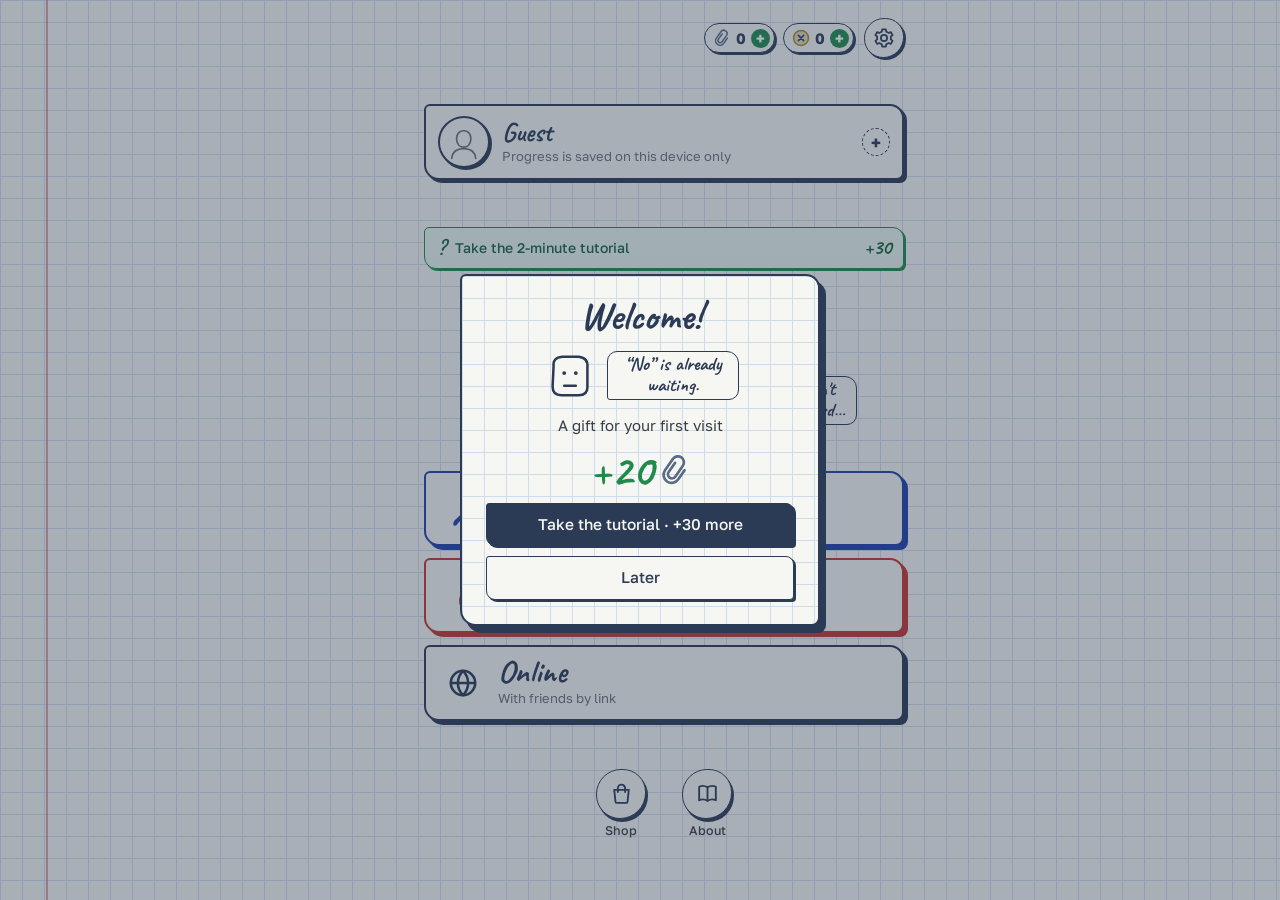
<file: src/x02-pwa/index.html>
<!DOCTYPE html>
<html lang="ru">
<head>
<meta charset="utf-8">
<meta name="viewport" content="width=device-width, initial-scale=1">
<title>X02.0</title>
<meta name="description" content="Крестики-нолики, версия 2.0: 81 клетка, звёзды, удары, разминка и боты.">
<meta name="theme-color" content="#2b3a55">
<script src="https://telegram.org/js/telegram-web-app.js"></script>
<link rel="manifest" href="manifest.webmanifest">
<link rel="icon" type="image/png" sizes="32x32" href="icons/favicon-32.png">
<link rel="apple-touch-icon" href="icons/apple-touch-icon.png">
<meta name="apple-mobile-web-app-capable" content="yes">
<meta name="mobile-web-app-capable" content="yes">
<meta name="apple-mobile-web-app-title" content="X02.0">
<meta name="apple-mobile-web-app-status-bar-style" content="default">
<style>
@font-face { font-family: "Caveat"; font-style: normal; font-weight: 500; font-display: swap; src: url("fonts/caveat-cyrillic-500-normal.woff2") format("woff2"); unicode-range: U+0301, U+0400-045F, U+0490-0491, U+04B0-04B1, U+2116; }
@font-face { font-family: "Caveat"; font-style: normal; font-weight: 500; font-display: swap; src: url("fonts/caveat-latin-500-normal.woff2") format("woff2"); unicode-range: U+0000-00FF, U+0131, U+0152-0153, U+02BB-02BC, U+02C6, U+02DA, U+02DC, U+0304, U+0308, U+0329, U+2000-206F, U+20AC, U+2122, U+2191, U+2193, U+2212, U+2215, U+FEFF, U+FFFD; }
@font-face { font-family: "Caveat"; font-style: normal; font-weight: 700; font-display: swap; src: url("fonts/caveat-cyrillic-700-normal.woff2") format("woff2"); unicode-range: U+0301, U+0400-045F, U+0490-0491, U+04B0-04B1, U+2116; }
@font-face { font-family: "Caveat"; font-style: normal; font-weight: 700; font-display: swap; src: url("fonts/caveat-latin-700-normal.woff2") format("woff2"); unicode-range: U+0000-00FF, U+0131, U+0152-0153, U+02BB-02BC, U+02C6, U+02DA, U+02DC, U+0304, U+0308, U+0329, U+2000-206F, U+20AC, U+2122, U+2191, U+2193, U+2212, U+2215, U+FEFF, U+FFFD; }
@font-face { font-family: "Golos Text"; font-style: normal; font-weight: 400; font-display: swap; src: url("fonts/golos-text-cyrillic-400-normal.woff2") format("woff2"); unicode-range: U+0301, U+0400-045F, U+0490-0491, U+04B0-04B1, U+2116; }
@font-face { font-family: "Golos Text"; font-style: normal; font-weight: 400; font-display: swap; src: url("fonts/golos-text-latin-400-normal.woff2") format("woff2"); unicode-range: U+0000-00FF, U+0131, U+0152-0153, U+02BB-02BC, U+02C6, U+02DA, U+02DC, U+0304, U+0308, U+0329, U+2000-206F, U+20AC, U+2122, U+2191, U+2193, U+2212, U+2215, U+FEFF, U+FFFD; }
@font-face { font-family: "Golos Text"; font-style: normal; font-weight: 500; font-display: swap; src: url("fonts/golos-text-cyrillic-500-normal.woff2") format("woff2"); unicode-range: U+0301, U+0400-045F, U+0490-0491, U+04B0-04B1, U+2116; }
@font-face { font-family: "Golos Text"; font-style: normal; font-weight: 500; font-display: swap; src: url("fonts/golos-text-latin-500-normal.woff2") format("woff2"); unicode-range: U+0000-00FF, U+0131, U+0152-0153, U+02BB-02BC, U+02C6, U+02DA, U+02DC, U+0304, U+0308, U+0329, U+2000-206F, U+20AC, U+2122, U+2191, U+2193, U+2212, U+2215, U+FEFF, U+FFFD; }
@font-face { font-family: "Golos Text"; font-style: normal; font-weight: 700; font-display: swap; src: url("fonts/golos-text-cyrillic-700-normal.woff2") format("woff2"); unicode-range: U+0301, U+0400-045F, U+0490-0491, U+04B0-04B1, U+2116; }
@font-face { font-family: "Golos Text"; font-style: normal; font-weight: 700; font-display: swap; src: url("fonts/golos-text-latin-700-normal.woff2") format("woff2"); unicode-range: U+0000-00FF, U+0131, U+0152-0153, U+02BB-02BC, U+02C6, U+02DA, U+02DC, U+0304, U+0308, U+0329, U+2000-206F, U+20AC, U+2122, U+2191, U+2193, U+2212, U+2215, U+FEFF, U+FFFD; }
:root {
  /* X02.0: a page of a squared school notebook. Blue ink for X, red ink for 0, pencil for everything else.
     Layout: menu = logo + two mode cards; game = board left, a margin column of notes right. Single-theme by choice. */
  --paper: #f6f7f2;
  --grid: #cfdcea;
  --grid-strong: #9fb6cf;
  --pen: #2b3a55;
  --ink-x: #1f3fa8;
  --ink-o: #c4362f;
  --marker: #fff09a;
  --marker-target: #bfe3ff;
  --gold: #d99a0b;
  --coin: #e8d59a;
  --coin-edge: #a9853a;
  --pencil: #3a3d44;
  --pencil-soft: #6b707a;
  --font-hand: "Caveat", "Segoe Print", "Comic Sans MS", cursive;
  --font-body: "Golos Text", "Segoe UI", system-ui, -apple-system, sans-serif;
  color-scheme: light;
}
* { box-sizing: border-box; }
html, body { margin: 0; min-height: 100%; }
body {
  background-color: var(--paper);
  background-image:
    linear-gradient(to right, transparent 46px, rgba(196,54,47,.45) 46px, rgba(196,54,47,.45) 48px, transparent 48px),
    linear-gradient(var(--grid) 1px, transparent 1px),
    linear-gradient(90deg, var(--grid) 1px, transparent 1px);
  background-size: 100% 100%, 22px 22px, 22px 22px;
  color: var(--pencil);
  font-family: var(--font-body);
  font-size: 15px;
  line-height: 1.5;
  overflow-x: hidden;
}
.app { max-width: 1100px; margin: 0 auto; padding: 18px 16px 48px 64px; }
button { font-family: inherit; }

/* ---------- screens ---------- */
.screen { display: none; }
.screen.active { display: block; animation: screenIn .45s cubic-bezier(.2,.8,.2,1) both; }
@keyframes screenIn { from { opacity: 0; transform: translateY(16px); } to { opacity: 1; transform: none; } }
@keyframes fadeUp { from { opacity: 0; transform: translateY(12px); } to { opacity: 1; transform: none; } }
@keyframes fadeIn { from { opacity: 0; } to { opacity: 1; } }
@keyframes draw { to { stroke-dashoffset: 0; } }
@keyframes pop { from { transform: scale(0); } to { transform: scale(1); } }
@keyframes thump { 0% { transform: scale(1); } 35% { transform: scale(1.045); } 100% { transform: scale(1); } }

/* ---------- buttons ---------- */
.btn {
  font: 500 14px/1 var(--font-body);
  padding: 10px 14px;
  border: 1.5px solid var(--pen);
  border-radius: 3px 8px 4px 9px;
  background: var(--paper);
  color: var(--pen);
  cursor: pointer;
  box-shadow: 2px 2px 0 var(--pen);
  transition: transform .08s, box-shadow .08s, background .15s;
}
.btn:hover { transform: translate(-1px,-1px); box-shadow: 3px 3px 0 var(--pen); }
.btn:active { transform: translate(1px,1px); box-shadow: 1px 1px 0 var(--pen); }
.btn:focus-visible, .opp:focus-visible, .seg:focus-visible { outline: 2px solid var(--ink-x); outline-offset: 2px; }
.btn.primary { background: var(--pen); color: var(--paper); }
.btn.small { padding: 7px 11px; font-size: 13px; }
.btn:disabled { opacity: .4; cursor: default; transform: none; box-shadow: 2px 2px 0 var(--pen); }
.btn[hidden] { display: none; }
.btn.star-btn[aria-pressed="true"] { background: var(--gold); color: #fff; border-color: #7a5600; box-shadow: 2px 2px 0 #7a5600; }
.btn.strike-btn[aria-pressed="true"] { background: var(--ink-o); color: #fff; border-color: #7d1d18; box-shadow: 2px 2px 0 #7d1d18; }

/* ---------- menu ---------- */
.screen.menu.active { display: grid; gap: 26px; }
.menu-hero { display: grid; gap: 4px; }
.logo { width: min(100%, 430px); height: auto; overflow: visible; display: block; }
.logo .stroke { fill: none; stroke-width: 11; stroke-linecap: round; stroke-linejoin: round; stroke-dasharray: 1; stroke-dashoffset: 1; animation: draw .34s ease-out forwards; }
.logo .lx { stroke: var(--ink-x); }
.logo .lo { stroke: var(--ink-o); }
.logo .lv { stroke: var(--pen); }
.logo .s1 { animation-delay: .05s; } .logo .s2 { animation-delay: .3s; } .logo .s3 { animation-delay: .55s; }
.logo .s4 { animation-delay: .9s; } .logo .s6 { animation-delay: 1.25s; }
.logo .dot { fill: var(--pen); transform-box: fill-box; transform-origin: center; animation: pop .28s 1.15s both cubic-bezier(.3,1.7,.5,1); }
.logo .underline { fill: none; stroke: var(--ink-o); stroke-width: 4; stroke-linecap: round; opacity: .55; stroke-dasharray: 1; stroke-dashoffset: 1; animation: draw .5s 1.5s ease-out forwards; }
.tagline { font-size: 17px; color: var(--pencil); margin: 0; max-width: 48ch; animation: fadeUp .5s .7s both; }
.tagline em { font-style: normal; color: var(--pencil-soft); }

.menu-top { display: grid; grid-template-columns: minmax(0, 1fr) minmax(290px, 360px); gap: 22px 32px; align-items: center; }
.profile {
  background: var(--paper); border: 2px solid var(--pen); border-radius: 8px 14px 6px 16px; box-shadow: 4px 5px 0 var(--pen);
  padding: 14px 16px; display: grid; gap: 10px; animation: fadeUp .5s .45s both; transform: rotate(.4deg);
}
.pf-top { display: grid; grid-template-columns: 56px minmax(0, 1fr) auto; gap: 12px; align-items: center; }
.pf-ava {
  width: 56px; height: 56px; border-radius: 50%; overflow: hidden; display: grid; place-items: center;
  border: 2px solid var(--pen); background: #e9eef8; box-shadow: 2px 2px 0 var(--pen);
}
.pf-ava img { width: 100%; height: 100%; object-fit: cover; display: block; }
.pf-initial { font: 700 34px/1 var(--font-hand); color: var(--ink-x); transform: translateY(-1px); }
.pf-ava.guest { background: var(--paper); }
.pf-ava svg { width: 78%; height: 78%; fill: none; stroke: var(--pencil-soft); stroke-width: 4.5; stroke-linecap: round; stroke-linejoin: round; }
.pf-name { font: 700 28px/1 var(--font-hand); color: var(--pen); white-space: nowrap; overflow: hidden; text-overflow: ellipsis; }
.pf-sub { font-size: 13px; line-height: 1.3; color: var(--pencil-soft); overflow-wrap: anywhere; }
.icon-btn {
  appearance: none; width: 40px; height: 40px; display: grid; place-items: center; cursor: pointer;
  border: 1.5px solid var(--pen); border-radius: 50% 46% 52% 48%; background: var(--paper); color: var(--pen);
  box-shadow: 2px 2px 0 var(--pen); transition: transform .08s, box-shadow .08s;
}
.icon-btn:hover { transform: translate(-1px,-1px); box-shadow: 3px 3px 0 var(--pen); }
.icon-btn:active { transform: translate(1px,1px); box-shadow: 1px 1px 0 var(--pen); }
.icon-btn:focus-visible { outline: 2px solid var(--ink-x); outline-offset: 2px; }
.icon-btn svg { width: 22px; height: 22px; fill: none; stroke: currentColor; stroke-width: 1.9; stroke-linecap: round; stroke-linejoin: round; }
.icon-btn svg .spk { fill: currentColor; fill-opacity: .12; }
.icon-btn[aria-pressed="false"] { color: var(--pencil-soft); }
.pf-wallet { gap: 8px; }
.pf-stats { font-size: 13.5px; color: var(--pencil); font-variant-numeric: tabular-nums; }
.pf-stats b { color: var(--pen); }
.pf-row { display: flex; align-items: center; justify-content: space-between; gap: 10px; }
.pf-row > span { color: var(--pencil); font-size: 14px; }
.profile .seg { font-size: 21px; padding: 4px 16px 6px; }
.profile .seg.lang { font-size: 13px; padding: 8px 11px; }
.tg-login { display: grid; gap: 8px; justify-items: start; }
.tg-login:empty { display: none; }
.tg-btn { display: inline-flex; align-items: center; gap: 7px; }
.ico-tg { width: 17px; height: 17px; fill: #229ed9; }
.btn.primary .ico-tg { fill: #fff; }
.link-btn { appearance: none; border: 0; background: none; padding: 0; font: inherit; font-size: 13px; color: var(--pencil-soft); text-decoration: underline; text-underline-offset: 3px; cursor: pointer; }
.tg-widget { display: grid; gap: 6px; }
.tg-widget:empty { display: none; }
.seg-group { display: inline-flex; border: 1.5px solid var(--pen); border-radius: 4px 9px 5px 10px; overflow: hidden; box-shadow: 2px 2px 0 var(--pen); }
.seg { appearance: none; border: 0; background: var(--paper); font: 700 24px/1 var(--font-hand); padding: 5px 18px 7px; cursor: pointer; color: var(--pencil-soft); transition: background .2s, color .2s; }
.seg + .seg { border-left: 1.5px solid var(--pen); }
.seg.lang { font: 600 14px/1 var(--font-body); padding: 9px 12px; letter-spacing: .04em; }
.seg.lang[aria-pressed="true"] { background: var(--pen); color: var(--paper); }
.seg[aria-pressed="true"][data-side="1"] { background: var(--ink-x); color: #fff; }
.seg[aria-pressed="true"][data-side="2"] { background: var(--ink-o); color: #fff; }

.modes { display: grid; grid-template-columns: repeat(2, minmax(0, 1fr)); gap: 26px; align-items: start; }
.mode-card {
  background: var(--paper);
  border: 2px solid var(--pen);
  border-radius: 6px 14px 8px 16px;
  padding: 18px 18px 16px;
  box-shadow: 5px 6px 0 var(--pen);
  display: grid; gap: 14px; align-content: start;
  animation: fadeUp .55s both;
}
.mode-card:nth-child(1) { animation-delay: .3s; }
.mode-card:nth-child(2) { animation-delay: .45s; }
.mode-card h2 { font-family: var(--font-hand); font-size: 42px; margin: 0; line-height: .95; color: var(--pen); }
.mode-card h2 .x { color: var(--ink-x); } .mode-card h2 .o { color: var(--ink-o); }
.mode-card header p { margin: 6px 0 0; color: var(--pencil); }
.opponents { display: grid; gap: 9px; }
.opp {
  appearance: none; text-align: left; font: inherit; color: inherit;
  display: grid; grid-template-columns: minmax(0, 1fr) auto; align-items: center; gap: 2px 12px;
  padding: 9px 12px 10px;
  border: 1.5px solid var(--pen);
  border-radius: 3px 8px 4px 9px;
  background: var(--paper);
  cursor: pointer;
  box-shadow: 2px 2px 0 var(--pen);
  transition: transform .08s, box-shadow .08s, background .15s;
}
.opp:hover { transform: translate(-1px,-1px); box-shadow: 3px 3px 0 var(--pen); background: #fffdf1; }
.opp:active { transform: translate(1px,1px); box-shadow: 1px 1px 0 var(--pen); }
.opp-name { font-family: var(--font-hand); font-size: 27px; font-weight: 700; line-height: 1; color: var(--pen); }
.opp-line { grid-column: 1; font-size: 13.5px; color: var(--pencil-soft); }
.opp-meta { grid-row: 1 / span 2; grid-column: 2; display: grid; justify-items: end; gap: 5px; }
.pips { display: inline-flex; gap: 3px; }
.pip { width: 9px; height: 9px; border-radius: 50%; border: 1.5px solid var(--ink-o); }
.pip.on { background: var(--ink-o); }
.opp-score { font-size: 12.5px; color: var(--pencil-soft); font-variant-numeric: tabular-nums; white-space: nowrap; }
.menu-foot { display: flex; gap: 12px; flex-wrap: wrap; align-items: center; animation: fadeUp .5s .65s both; }
.menu-foot small { color: var(--pencil-soft); }

/* ---------- game bar ---------- */
.game-bar { display: flex; align-items: center; gap: 10px 14px; flex-wrap: wrap; margin-bottom: 18px; }
.bar-title { display: flex; align-items: center; gap: 10px; flex: 1 1 260px; min-width: 0; }
.bt-text { display: flex; align-items: baseline; gap: 10px; flex-wrap: wrap; min-width: 0; }
.mini-logo { font-family: var(--font-hand); font-weight: 700; font-size: 36px; color: var(--pen); line-height: 1; }
.mini-logo .x { color: var(--ink-x); } .mini-logo .o { color: var(--ink-o); }
.vs { color: var(--pencil); font-size: 15px; }
.vs b { font-family: var(--font-hand); font-size: 23px; color: var(--pen); }
.score-chip { font-variant-numeric: tabular-nums; font-size: 13.5px; padding: 4px 11px; border: 1.5px dashed var(--grid-strong); border-radius: 20px; color: var(--pencil); background: var(--paper); }
.score-chip[hidden] { display: none; }

/* ---------- game layout ---------- */
.game-grid { display: grid; grid-template-columns: minmax(0, 600px) minmax(260px, 1fr); gap: 32px; align-items: start; }
.classic-grid { display: grid; grid-template-columns: minmax(0, 470px) minmax(260px, 1fr); gap: 36px; align-items: start; }
.board-wrap { position: relative; }

/* ---------- 9x9 board ---------- */
.board {
  display: grid; grid-template-columns: repeat(3, 1fr); gap: 6px;
  background: transparent; padding: 0; position: relative;
  aspect-ratio: 1; width: 100%;
}
.hand-grid { position: absolute; inset: 0; width: 100%; height: 100%; pointer-events: none; overflow: visible; z-index: 3; }
.hand-grid path { fill: none; stroke: var(--pen); stroke-linecap: round; }
.hand-grid.drawn path { stroke-dasharray: 1; stroke-dashoffset: 1; animation: draw .32s ease-out forwards; }
.hand-grid.g9 path { stroke-width: .95; }
.hand-grid.g3 path { stroke-width: 1.35; }
.hand-grid.gm path { stroke-width: 1.6; }
.in-prelude .board, .in-prelude .main-only { display: none !important; }
.sub { position: relative; display: grid; grid-template-columns: repeat(3, 1fr); background: var(--paper); isolation: isolate; }
.sub::before {
  content: ""; position: absolute; inset: 3px; background: var(--marker); opacity: 0;
  transform: skew(-2deg) rotate(-.6deg) scaleX(0); transform-origin: left center;
  border-radius: 6px 2px 8px 3px; z-index: -1;
  transition: opacity .2s, transform .38s cubic-bezier(.3,.8,.3,1);
}
.sub.allowed::before { opacity: .92; transform: skew(-2deg) rotate(-.6deg) scaleX(1); }
.sub.allowed.target::before { background: var(--marker-target); }
.sub.won-now { animation: thump .5s ease-out; }
.sub.sent { animation: sentPulse .8s ease-out; }
@keyframes sentPulse { 0% { box-shadow: inset 0 0 0 0 rgba(31,63,168,.0); } 30% { box-shadow: inset 0 0 0 4px rgba(31,63,168,.55); } 100% { box-shadow: inset 0 0 0 0 rgba(31,63,168,0); } }
.sub-num { position: absolute; left: 4px; top: 0; font-family: var(--font-hand); font-size: 15px; color: var(--grid-strong); pointer-events: none; z-index: 2; }
.cell {
  appearance: none; border: 0; background: transparent; padding: 0; margin: 0; cursor: pointer; position: relative;
  border-right: 1px solid var(--grid-strong); border-bottom: 1px solid var(--grid-strong);
  aspect-ratio: 1; min-width: 0;
}
.cell:nth-of-type(3n) { border-right: 0; }
.cell:nth-of-type(n+7) { border-bottom: 0; }
.cell[data-legal="1"]:hover { background: rgba(31,63,168,.09); }
.cell[data-legal="0"] { cursor: default; }
.cell:focus-visible { outline: 2px solid var(--ink-x); outline-offset: -2px; z-index: 3; }
.cell > svg.mark { position: absolute; inset: 14%; width: 72%; height: 72%; overflow: visible; transition: opacity .2s .3s; }
.cell.last { background: rgba(255,232,120,.55); }
.cell.last::after { content: ""; position: absolute; right: 3px; bottom: 3px; width: 5px; height: 5px; border-radius: 50%; background: var(--pen); opacity: .55; }
.cell > svg.mark.fresh { animation: stamp .32s cubic-bezier(.3,1.5,.5,1); }
@keyframes stamp { 0% { transform: scale(1.25); } 100% { transform: scale(1); } }
.sub.only::before { animation: markerBreath 1.9s ease-in-out .4s infinite; }
@keyframes markerBreath { 0%, 100% { opacity: .92; } 50% { opacity: .55; } }
.board.locked .cell { cursor: progress; }
.board.strike-mode .cell[data-legal="1"] { cursor: crosshair; }
.board.strike-mode .cell[data-legal="1"]:hover { background: rgba(196,54,47,.12); }

.mark path { fill: none; stroke-width: 9; stroke-linecap: round; stroke-linejoin: round; }
.mark.x path { stroke: var(--ink-x); }
.mark.o path { stroke: var(--ink-o); }
.mark.fresh path { stroke-dasharray: 1; stroke-dashoffset: 1; animation: draw .3s ease-out forwards; }
.mark.fresh path:nth-child(2) { animation-delay: .15s; }
.mark.fresh path:nth-child(3) { animation-delay: .22s; }
.mark.fresh path:nth-child(4) { animation-delay: .29s; }
/* skins: pen colors */
.mark.col-purple path, .overlay.col-purple path, .fly.col-purple path { stroke: #6b3fa0; }
.mark.col-graphite path, .overlay.col-graphite path, .fly.col-graphite path { stroke: #4a4d55; }
.mark.col-green path, .overlay.col-green path, .fly.col-green path { stroke: #1f8a4c; }
.mark.col-orange path, .overlay.col-orange path, .fly.col-orange path { stroke: #d9731a; }
/* premium: golden marks */
.mark.gold path, .overlay.gold path, .fly.gold path { stroke: #b8860b; }
.mark.gold { animation: goldGlow 2.4s ease-in-out infinite; }
@keyframes goldGlow { 0%, 100% { filter: drop-shadow(0 0 1px rgba(255,190,0,.45)); } 50% { filter: drop-shadow(0 0 6px rgba(255,200,40,.95)); } }
.mark.gold.fresh { animation: goldGlow 2.4s ease-in-out infinite, goldPop .6s cubic-bezier(.3,1.6,.5,1); }
@keyframes goldPop { 0% { transform: scale(.4) rotate(-20deg); } 70% { transform: scale(1.15); } 100% { transform: scale(1); } }
.mark.is-star path { stroke-width: 7; }
.mark.is-star.x path { fill: rgba(31,63,168,.12); }
.mark.is-star.o path { fill: rgba(196,54,47,.12); }

.cell.struck > svg.mark { animation: shake .34s ease-in-out; opacity: 0; }
@keyframes shake { 0%,100% { transform: translateX(0); } 20% { transform: translateX(-4px) rotate(-6deg); } 40% { transform: translateX(4px) rotate(6deg); } 60% { transform: translateX(-3px); } 80% { transform: translateX(2px); } }
.scratch { position: absolute; inset: 6%; width: 88%; height: 88%; overflow: visible; pointer-events: none; z-index: 2; }
.scratch path { fill: none; stroke: var(--pen); stroke-width: 8; stroke-linecap: round; stroke-dasharray: 1; stroke-dashoffset: 1; animation: draw .24s .08s ease-out forwards; }

.overlay { position: absolute; inset: 6%; width: 88%; height: 88%; pointer-events: none; z-index: 1; opacity: .22; overflow: visible; }
.overlay path { fill: none; stroke-width: 7; stroke-linecap: round; }
.overlay.x path { stroke: var(--ink-x); } .overlay.o path { stroke: var(--ink-o); }
.overlay.fresh path { stroke-dasharray: 1; stroke-dashoffset: 1; animation: draw .45s ease-out forwards; }
.overlay.fresh path:nth-child(2) { animation-delay: .2s; }
.ring { position: absolute; inset: 0; width: 100%; height: 100%; pointer-events: none; z-index: 2; overflow: visible; }
.ring path { fill: none; stroke-width: 2.4; stroke-linecap: round; opacity: .7; }
.ring.x path { stroke: var(--ink-x); } .ring.o path { stroke: var(--ink-o); }
.ring.fresh path { stroke-dasharray: 1; stroke-dashoffset: 1; animation: draw .55s .15s ease-out forwards; }
.sub.neutral { background-image: repeating-linear-gradient(-45deg, transparent 0 7px, rgba(107,112,122,.18) 7px 8px); }

.fly { position: fixed; z-index: 50; pointer-events: none; }
.fly svg { width: 100%; height: 100%; overflow: visible; }
.fly path { fill: none; stroke-width: 7; stroke-linecap: round; }
.fly.x path { stroke: var(--ink-x); } .fly.o path { stroke: var(--ink-o); }

/* ---------- banner ---------- */
.banner { position: absolute; inset: 0; display: none; align-items: center; justify-content: center; background: rgba(246,247,242,.74); z-index: 5; }
.banner.show { display: flex; animation: fadeIn .3s .55s both; }
.banner-card {
  background: var(--paper); border: 2px solid var(--pen); border-radius: 4px 10px 6px 12px;
  padding: 20px 26px; text-align: center; box-shadow: 5px 6px 0 var(--pen);
  display: grid; gap: 10px; justify-items: center; max-width: 88%;
  animation: dropIn .6s .6s both cubic-bezier(.2,1.3,.4,1);
}
@keyframes dropIn { from { transform: translateY(-34px) rotate(-7deg); opacity: 0; } to { transform: rotate(-1.2deg); opacity: 1; } }
.banner-title { font-family: var(--font-hand); font-size: 46px; font-weight: 700; line-height: 1; color: var(--pen); text-wrap: balance; }
.banner-text { max-width: 36ch; }
.taunt { font-family: var(--font-hand); font-size: 27px; line-height: 1.1; color: var(--ink-o); }
.taunt:empty { display: none; }
.banner-actions { display: flex; gap: 10px; flex-wrap: wrap; justify-content: center; }

/* ---------- notes column ---------- */
aside.notes { display: grid; gap: 22px; }
.turn { display: grid; grid-template-columns: 64px 1fr; gap: 12px; align-items: center; }
.turn svg { width: 64px; height: 64px; overflow: visible; }
.turn-who { font-family: var(--font-hand); font-size: 34px; font-weight: 700; line-height: 1; color: var(--pen); }
.turn-where { color: var(--pencil); }
.thinking { display: inline-flex; gap: 4px; margin-left: 8px; vertical-align: middle; }
.thinking i { width: 6px; height: 6px; border-radius: 50%; background: var(--pen); animation: bob 1s infinite ease-in-out; }
.thinking i:nth-child(2) { animation-delay: .15s; } .thinking i:nth-child(3) { animation-delay: .3s; }
@keyframes bob { 0%, 80%, 100% { transform: translateY(0); opacity: .35; } 40% { transform: translateY(-5px); opacity: 1; } }
.status { min-height: 3em; font-family: var(--font-hand); font-size: 23px; line-height: 1.15; color: var(--pen); }
.status.star { color: #9a6a00; }
.status.warn { color: var(--ink-o); animation: shake .3s; }
.label { font-size: 12px; letter-spacing: .08em; text-transform: uppercase; color: var(--pencil-soft); font-weight: 500; margin: 0 0 6px; }
.stars { display: flex; gap: 10px; align-items: center; flex-wrap: wrap; }
.stars-count { font-variant-numeric: tabular-nums; color: var(--pencil); }
.stars-count b.x { color: var(--ink-x); } .stars-count b.o { color: var(--ink-o); }
.stars-count .st { color: var(--gold); display: inline-block; }
.stars-count .st.pop { animation: popStar .65s cubic-bezier(.3,1.6,.5,1); }
@keyframes popStar { 0% { transform: scale(.2) rotate(-50deg); } 60% { transform: scale(1.7) rotate(12deg); } 100% { transform: scale(1) rotate(0); } }
.main-board { display: grid; grid-template-columns: repeat(3, 1fr); width: 168px; aspect-ratio: 1; position: relative; }
.mcell { position: relative; }
.mcell .n { position: absolute; left: 4px; top: 0; font-family: var(--font-hand); font-size: 14px; color: var(--grid-strong); }
.mcell svg { position: absolute; inset: 16%; width: 68%; height: 68%; overflow: visible; }
.mcell.neutral { background-image: repeating-linear-gradient(-45deg, transparent 0 6px, rgba(107,112,122,.3) 6px 7px); }
.mcell.arrive .mark.fresh path { animation-delay: .62s; }
.mcell.arrive .mark.fresh path:nth-child(2) { animation-delay: .76s; }
.mcell.arrive { animation: thump .45s .7s ease-out; }
.strike-line { position: absolute; inset: 0; width: 100%; height: 100%; pointer-events: none; overflow: visible; }
.strike-line path { fill: none; stroke: var(--pen); stroke-width: 3.2; stroke-linecap: round; stroke-dasharray: 1; stroke-dashoffset: 1; animation: draw .45s .35s ease-out forwards; }
.strike-line.x path, .ttt-line.x path { stroke: var(--ink-x); }
.strike-line.o path, .ttt-line.o path { stroke: var(--ink-o); }
.buttons { display: flex; flex-wrap: wrap; gap: 10px; }
.log { margin: 0; padding: 0; list-style: none; max-height: 210px; overflow-y: auto; font-variant-numeric: tabular-nums; display: grid; grid-template-columns: repeat(2, minmax(0, 1fr)); gap: 0 12px; font-size: 14px; }
.log li { padding: 1px 0; white-space: nowrap; overflow: hidden; text-overflow: ellipsis; }
.log .num { color: var(--pencil-soft); display: inline-block; min-width: 2.2em; }
.log .px { color: var(--ink-x); font-weight: 700; } .log .po { color: var(--ink-o); font-weight: 700; }
.log .note { color: var(--pencil-soft); } .log .note.s { color: #9a6a00; } .log .note.k { color: var(--ink-o); }
.empty { color: var(--pencil-soft); font-size: 14px; }

/* ---------- 3x3 boards (warm-up and Ностальгия) ---------- */
.ttt { display: grid; grid-template-columns: repeat(3, 1fr); aspect-ratio: 1; width: 100%; position: relative; background: transparent; }
.tcell { appearance: none; border: 0; background: transparent; position: relative; cursor: pointer; padding: 0; }
.tcell:hover:not(:disabled) { background: rgba(31,63,168,.07); }
.tcell:disabled { cursor: default; }
.tcell:focus-visible { outline: 2px solid var(--ink-x); outline-offset: -4px; }
.tcell svg { position: absolute; inset: 15%; width: 70%; height: 70%; overflow: visible; }
.ttt-line { position: absolute; inset: 0; width: 100%; height: 100%; pointer-events: none; overflow: visible; }
.ttt-line { z-index: 4; }
.ttt-line path { fill: none; stroke: var(--pen); stroke-width: 9; stroke-linecap: round; stroke-dasharray: 1; stroke-dashoffset: 1; animation: draw .42s .3s ease-out forwards; opacity: .9; }
.classic-wrap { position: relative; }
.classic-wrap .ttt { box-shadow: none; }

/* ---------- warm-up ---------- */
.prelude { display: grid; gap: 14px; justify-items: start; }
.prelude[hidden] { display: none; }
.prelude-head p { margin: 0; color: var(--pencil); max-width: 52ch; }
.prelude-title { font-family: var(--font-hand); font-size: 42px; line-height: 1; margin: 0 0 4px; color: var(--pen); }
.prelude .ttt { width: min(100%, 360px); }
.prelude-actions { display: flex; gap: 10px; flex-wrap: wrap; }
.in-coin .prelude-head, .in-coin .ttt, .in-coin .prelude-actions { display: none !important; }

/* ---------- coin ---------- */
.coin-stage[hidden] { display: none; }
.coin-stage { display: grid; justify-items: center; align-content: center; gap: 18px; width: 100%; min-height: 440px; padding: 24px 0; text-align: center; animation: fadeIn .4s both; }
.coin-title { font-family: var(--font-hand); font-size: 44px; line-height: 1; margin: 0; color: var(--pen); text-wrap: balance; }
.coin-zone { position: relative; width: 190px; height: 300px; display: grid; justify-items: center; align-items: end; perspective: 900px; }
.coin { width: 150px; height: 150px; position: relative; transform-style: preserve-3d; margin-bottom: 26px; }
.coin .face {
  position: absolute; inset: 0; border-radius: 50%; backface-visibility: hidden; display: grid; place-items: center;
  background: radial-gradient(circle at 34% 30%, #fbf1cf, var(--coin) 58%, var(--coin-edge));
  border: 4px solid var(--coin-edge);
  box-shadow: inset 0 0 0 9px rgba(169,133,58,.22), inset 0 0 0 11px rgba(255,255,255,.35);
}
.coin .face svg { width: 54%; height: 54%; overflow: visible; }
.coin .face.fo { transform: rotateX(180deg); }
.coin.golden .face { background: radial-gradient(circle at 34% 30%, #fffbe6, #ffd54a 50%, #c48a00); border-color: #b07800; box-shadow: inset 0 0 0 9px rgba(255,255,255,.35), 0 0 28px 6px rgba(255,200,40,.65); }
.coin.golden { animation: glow 1.6s ease-in-out infinite alternate; }
@keyframes glow { from { filter: drop-shadow(0 0 6px rgba(255,200,40,.5)); } to { filter: drop-shadow(0 0 18px rgba(255,200,40,.95)); } }
.coin-shadow { position: absolute; bottom: 8px; width: 120px; height: 16px; border-radius: 50%; background: rgba(43,58,85,.22); filter: blur(3px); }
.coin-result { font-family: var(--font-hand); font-size: 34px; line-height: 1.1; color: var(--pen); min-height: 1.1em; margin: 0; }
.coin-result.golden { color: #a86f00; }
.coin-actions { display: flex; gap: 10px; flex-wrap: wrap; justify-content: center; }

/* ---------- rules sheet ---------- */
.sheet { position: fixed; inset: 0; z-index: 40; display: grid; place-items: center; background: rgba(43,58,85,.38); padding: 16px; animation: fadeIn .2s both; }
.sheet[hidden] { display: none; }
.sheet-card {
  background-color: var(--paper);
  background-image: linear-gradient(var(--grid) 1px, transparent 1px), linear-gradient(90deg, var(--grid) 1px, transparent 1px);
  background-size: 22px 22px;
  max-width: 660px; width: 100%; max-height: min(88vh, 780px); overflow: auto;
  border: 2px solid var(--pen); border-radius: 6px 14px 8px 16px; box-shadow: 6px 7px 0 var(--pen);
  padding: 20px 24px 24px; animation: sheetIn .35s both cubic-bezier(.2,1.2,.4,1);
}
@keyframes sheetIn { from { transform: translateY(24px) rotate(-1.5deg); opacity: 0; } to { transform: none; opacity: 1; } }
.sheet-head { display: flex; justify-content: space-between; align-items: center; gap: 12px; margin-bottom: 8px; }
.sheet h2 { font-family: var(--font-hand); font-size: 40px; margin: 0; color: var(--pen); line-height: 1; }
.sheet h3 { font-family: var(--font-hand); font-size: 28px; margin: 18px 0 4px; color: var(--pen); }
.sheet p { margin: 0 0 8px; max-width: 62ch; }
.sheet ol { margin: 0; padding-left: 1.4em; display: grid; gap: 7px; }
.sheet li::marker { font-family: var(--font-hand); font-size: 1.25em; color: var(--ink-o); }
.sheet b { color: var(--pen); }
.sheet li.mystery { color: var(--pencil-soft); font-style: italic; }
.sheet li.mystery b { font-style: normal; color: var(--ink-o); letter-spacing: .1em; }

/* ---------- wallet & shop ---------- */
.wallet { display: inline-flex; gap: 10px; align-items: center; flex-wrap: wrap; }
.cur { display: inline-flex; align-items: center; gap: 5px; padding: 4px 10px 4px 6px; border: 1.5px solid var(--pen); border-radius: 20px; background: var(--paper); font-variant-numeric: tabular-nums; }
.cur b { color: var(--pen); }
.cur-name { color: var(--pencil-soft); font-size: 13px; }
.ico-clip { width: 18px; height: 18px; fill: none; stroke: #5b6b86; stroke-width: 2; stroke-linecap: round; transform: rotate(35deg); }
.ico-coin { width: 18px; height: 18px; }
.ico-coin circle { fill: #e8d59a; stroke: #a9853a; stroke-width: 2; }
.ico-coin path { stroke: #1f3fa8; stroke-width: 2.2; stroke-linecap: round; fill: none; }
.coin-prev { display: grid; place-items: center; }
.item-prev.ex-prev { display: flex; align-items: center; justify-content: center; gap: 4px; width: auto; }
.ex-prev svg { flex: none; }
.ex-prev .ico-coin { width: 30px; height: 30px; }
.ex-prev .ico-clip { width: 30px; height: 30px; }
.ex-arrow { font: 700 22px/1 var(--font-hand); color: var(--pencil-soft); }
.coin-prev .ico-coin { width: 46px; height: 46px; }
.item .btn .ico-clip, .item .btn .ico-coin { width: 15px; height: 15px; }
.btn.gold-btn .ico-coin circle { fill: #fff3cf; }
.btn.primary .ico-clip { stroke: #fff; }
.reward-pop .ico-clip { width: 22px; height: 22px; vertical-align: -3px; }
.gold-pop { color: #a87800; }
.banner-reward { display: grid; gap: 4px; justify-items: center; }
.quote { font-family: var(--font-hand); font-size: 22px; color: var(--pen); max-width: 30ch; animation: fadeUp .5s 1.5s both; }
.shop-note.quote { color: #a87800; font-size: 28px; }
.ico-five { display: inline-grid; place-items: center; min-width: 22px; height: 22px; padding: 0 3px; border: 2px solid var(--ink-o); border-radius: 50%; color: var(--ink-o); font: 700 15px/1 var(--font-hand); font-style: normal; transform: rotate(-8deg); }
.ico-ink { width: 18px; height: 18px; fill: #2f3fb0; }
.shop-body { display: grid; gap: 22px; }
.shop-sec h3 { font-family: var(--font-hand); font-size: 32px; margin: 0 0 6px; color: var(--pen); line-height: 1; }
.shop-hint { margin: 0 0 10px; color: var(--pencil-soft); max-width: 70ch; }
.shop-hint.earn { color: var(--pencil); }
.shop-note { margin: 0; font-family: var(--font-hand); font-size: 24px; animation: fadeUp .3s both; }
.shop-note.ok { color: #1f8a4c; } .shop-note.warn { color: var(--ink-o); }
.items { display: grid; grid-template-columns: repeat(auto-fill, minmax(150px, 1fr)); gap: 14px; }
.item { background: var(--paper); border: 1.5px solid var(--pen); border-radius: 4px 10px 6px 12px; box-shadow: 3px 3px 0 var(--pen); padding: 12px; display: grid; gap: 6px; justify-items: center; text-align: center; transition: transform .12s; }
.item:hover { transform: translateY(-2px); }
.item.on { box-shadow: 3px 3px 0 var(--ink-x), 0 0 0 2px var(--ink-x) inset; }
.item.premium { background: linear-gradient(160deg, #fffaf0, #fff3cf); border-color: #a97c00; box-shadow: 3px 3px 0 #a97c00; }
.item.just-bought { animation: thump .5s ease-out; }
.item-prev { width: 72px; height: 72px; position: relative; }
.item-prev svg.mark { width: 100%; height: 100%; overflow: visible; }
.ink-prev { display: grid; place-items: center; }
.ink-prev .ico-ink { width: 44px; height: 44px; }
.item-name { font-family: var(--font-hand); font-size: 22px; font-weight: 700; color: var(--pen); line-height: 1.05; }
.item-price { font-size: 12.5px; color: var(--pencil-soft); min-height: 1.2em; }
.item .btn { display: inline-flex; align-items: center; gap: 5px; white-space: nowrap; font-size: 12.5px; padding: 7px 9px; }
.item .btn .ico-five { min-width: 18px; height: 18px; font-size: 12px; border-width: 1.5px; }
.item .btn .ico-ink { width: 14px; height: 14px; }
.btn.gold-btn { background: #c99700; color: #fff; border-color: #7a5a00; box-shadow: 2px 2px 0 #7a5a00; }
.btn.gold-btn .ico-ink { fill: #fff; }
.banner-reward:empty { display: none; }
.reward-pop { display: inline-block; font-family: var(--font-hand); font-size: 28px; font-weight: 700; color: #1f8a4c; animation: popStar .7s 1.1s both cubic-bezier(.3,1.6,.5,1); }
#confetti { position: fixed; inset: 0; width: 100%; height: 100%; pointer-events: none; z-index: 60; }

/* ---------- responsive ---------- */
@media (max-width: 900px) {
  .app { padding-left: 16px; }
  .menu-top { grid-template-columns: 1fr; }
  .profile { transform: none; }
  body { background-size: 0 0, 22px 22px, 22px 22px; }
  .modes, .game-grid, .classic-grid { grid-template-columns: 1fr; }
  .game-grid, .classic-grid { gap: 22px; }
  .turn { grid-template-columns: 52px 1fr; }
  .turn svg { width: 52px; height: 52px; }
}
@media (max-width: 600px) {
  .game-bar { display: grid; grid-template-columns: auto minmax(0, 1fr) auto; align-items: center; }
  .game-bar > [data-act="menu"] { grid-column: 1; grid-row: 1; }
  .bar-title { grid-column: 2; grid-row: 1; gap: 8px; }
  .bt-text { flex-direction: column; gap: 0; align-items: flex-start; }
  .bot-face { width: 42px; height: 42px; }
  .game-bar > [data-act="rules"] { grid-column: 3; grid-row: 1; }
  .score-chip { grid-column: 1 / -1; justify-self: start; }
  .mini-logo { font-size: 26px; }
  .vs { font-size: 13px; line-height: 1.25; }
  .vs b { font-size: 19px; }
  .game-bar .btn.small { padding: 7px 9px; }
  .status { min-height: 2.4em; font-size: 21px; }
}
@media (max-width: 420px) {
  .board { gap: 4px; }
  .hand-grid.g9 path { stroke-width: 1.05; }
  .mark path { stroke-width: 11; }
  .mode-card h2 { font-size: 36px; }
  .coin-stage { min-height: 380px; }
}
@media (prefers-reduced-motion: reduce) {
  *, *::before, *::after { animation-duration: .01ms !important; animation-delay: 0s !important; transition-duration: .01ms !important; }
  .coin.golden { animation: none; }
}

/* ---------- play a friend by link ---------- */
.on-online { display: none; }
.is-online .on-online { display: inline-block; }
.is-online .off-online { display: none; }
.opp.opp-link { border-style: dashed; }
.opp.opp-link .opp-name { color: var(--ink-x); }
.ico-link { width: 22px; height: 22px; fill: none; stroke: var(--ink-x); stroke-width: 2; stroke-linecap: round; }
.online-games[hidden] { display: none; }
.online-games { display: grid; gap: 10px; animation: fadeUp .4s both; }
.online-games h3 { font-family: var(--font-hand); font-size: 30px; margin: 0; color: var(--pen); line-height: 1; }
.og-list { display: grid; grid-template-columns: repeat(auto-fill, minmax(260px, 1fr)); gap: 10px; }
.og {
  appearance: none; text-align: left; font: inherit; color: inherit; cursor: pointer;
  display: grid; grid-template-columns: 40px minmax(0, 1fr) auto; gap: 10px; align-items: center;
  padding: 9px 12px; background: var(--paper); border: 1.5px solid var(--pen); border-radius: 3px 8px 4px 9px; box-shadow: 2px 2px 0 var(--pen);
}
.og:hover { transform: translate(-1px,-1px); box-shadow: 3px 3px 0 var(--pen); }
.og.my-turn { background: #fffbe0; }
.og-name, .og-sub { display: block; }
.og-name { font: 700 22px/1.05 var(--font-hand); color: var(--pen); white-space: nowrap; overflow: hidden; text-overflow: ellipsis; }
.og-sub { font-size: 12.5px; color: var(--pencil-soft); }
.og-flag { font: 700 18px/1 var(--font-hand); color: var(--pencil-soft); white-space: nowrap; }
.og.my-turn .og-flag { color: var(--ink-o); }
.mini-ava { width: 40px; height: 40px; border-radius: 50%; overflow: hidden; display: grid; place-items: center; border: 1.5px solid var(--pen); background: #e9eef8; flex: none; }
.mini-ava img { width: 100%; height: 100%; object-fit: cover; }
.mini-ava span { font: 700 22px/1 var(--font-hand); color: var(--ink-x); }
.vs .mini-ava { display: inline-grid; width: 24px; height: 24px; vertical-align: -6px; margin-right: 4px; border-width: 1px; }
.vs .mini-ava span { font-size: 15px; }

.online-card { max-width: 440px; }
.online-card .ob { display: grid; gap: 16px; padding-top: 6px; }
.online-card .ob p { margin: 0; }
.min-pick { display: flex; gap: 0; }
.min-pick .seg { font: 600 16px/1 var(--font-body); padding: 10px 16px; }
.min-pick .seg[aria-pressed="true"] { background: var(--pen); color: var(--paper); }
.ob-row { display: flex; align-items: center; justify-content: space-between; gap: 12px; flex-wrap: wrap; }

.wait-card { max-width: 480px; margin: 20px auto 0; display: grid; gap: 14px; justify-items: center; text-align: center; padding: 26px 22px;
  background: var(--paper); border: 2px solid var(--pen); border-radius: 6px 14px 8px 16px; box-shadow: 5px 6px 0 var(--pen); }
.wait-title { font-family: var(--font-hand); font-size: 44px; margin: 0; line-height: 1; color: var(--pen); }
.wait-text { margin: 0; max-width: 36ch; }
.wait-meta { margin: 0; color: var(--pencil-soft); font-size: 14px; }
.wait-link { font-family: ui-monospace, Menlo, monospace; font-size: 13px; background: #fff; border: 1.5px dashed var(--grid-strong); border-radius: 6px; padding: 8px 10px; word-break: break-all; user-select: all; max-width: 100%; }
.wait-actions { display: flex; gap: 10px; flex-wrap: wrap; justify-content: center; }
.wait-dots { display: inline-flex; gap: 8px; }
.wait-dots i { width: 12px; height: 12px; border-radius: 50%; background: var(--ink-x); animation: bob 1.1s infinite ease-in-out; }
.wait-dots i:nth-child(2) { background: var(--ink-o); animation-delay: .15s; } .wait-dots i:nth-child(3) { background: var(--pen); animation-delay: .3s; }

.clock { font: 700 26px/1 var(--font-hand); color: var(--pen); display: flex; align-items: center; gap: 8px; }
.clock[hidden] { display: none; }
.clock b { font-variant-numeric: tabular-nums; font-family: var(--font-body); font-size: 20px; padding: 3px 9px; border: 1.5px solid var(--pen); border-radius: 6px; background: #fff; }
.clock.mine b { background: #fffbe0; }
.clock.low b { color: #fff; background: var(--ink-o); border-color: #7d1d18; animation: shake .4s; }
.clock span { font-size: 22px; color: var(--pencil); font-weight: 400; }

.phrases[hidden] { display: none; }
.phrases { display: flex; flex-wrap: wrap; gap: 6px; }
.phrase { appearance: none; font: 500 13.5px/1 var(--font-body); padding: 8px 11px; border: 1.5px solid var(--pen); border-radius: 16px 16px 16px 4px; background: #fff; color: var(--pen); cursor: pointer; }
.phrase:hover { background: #fffbe0; }
.phrase:disabled { opacity: .45; cursor: default; }
.bubble[hidden] { display: none; }
.bubble {
  position: absolute; z-index: 6; left: 50%; top: 8px; transform: translateX(-50%); max-width: 86%;
  font: 700 24px/1.1 var(--font-hand); color: var(--pen); background: #fff; padding: 8px 14px 9px;
  border: 2px solid var(--pen); border-radius: 18px 18px 18px 5px; box-shadow: 3px 3px 0 var(--pen);
  animation: bubbleIn .35s cubic-bezier(.3,1.5,.5,1) both; pointer-events: none; white-space: nowrap;
}
.bubble.mine { border-radius: 18px 18px 5px 18px; background: #eef3ff; }
.bubble small { display: block; font: 500 12px/1.2 var(--font-body); color: var(--pencil-soft); }
@keyframes bubbleIn { from { transform: translate(-50%, 10px) scale(.7); opacity: 0; } to { transform: translate(-50%, 0) scale(1); opacity: 1; } }
.classic-wrap .bubble { top: -6px; }
.rematch-note[hidden] { display: none; }
.rematch-note { font: 700 22px/1.15 var(--font-hand); color: var(--ink-x); }
.toast { position: fixed; left: 50%; bottom: 24px; transform: translateX(-50%); z-index: 70; background: var(--pen); color: var(--paper); padding: 10px 16px; border-radius: 8px; font-size: 14px; max-width: 90vw; animation: fadeUp .3s both; }

/* ---------- bot faces and talk ---------- */
.on-chat { display: none; }
.is-online .on-chat, .is-bot .on-chat { display: inline-block; }
.bot-face[hidden] { display: none; }
.bot-face { width: 50px; height: 50px; flex: none; display: block; }
.bot-face svg { width: 100%; height: 100%; overflow: visible; }
.bot-face svg .hd { fill: var(--paper); stroke: var(--pen); stroke-width: 2.6; stroke-linejoin: round; }
.bot-face svg .ln { fill: none; stroke: var(--pen); stroke-width: 2.6; stroke-linecap: round; stroke-linejoin: round; }
.bot-face svg .dot { fill: var(--pen); }
.bot-face svg .blush { fill: var(--ink-o); opacity: .22; }
.bot-face svg .drop { fill: #8fb8e8; stroke: var(--pen); stroke-width: 1.4; }
.bot-face svg .ant { fill: var(--ink-x); }
.bot-face.pop svg { animation: facePop .35s cubic-bezier(.3,1.6,.5,1); }
.bot-face.talk svg { animation: faceTalk .5s ease-in-out 2; }
.bot-face.think svg .ant { animation: blinkAnt .7s steps(2) infinite; }
@keyframes facePop { 0% { transform: scale(.8) rotate(-6deg); } 100% { transform: scale(1) rotate(0); } }
@keyframes faceTalk { 0%, 100% { transform: rotate(0); } 30% { transform: rotate(-6deg) translateY(-1px); } 70% { transform: rotate(5deg); } }
@keyframes blinkAnt { 50% { opacity: .2; } }

/* =====================================================================
   v13: game-style menu — cover, mode ladders, online, profile, settings, about, tutorial
   ===================================================================== */
.ico { fill: none; stroke: currentColor; stroke-width: 1.8; stroke-linecap: round; stroke-linejoin: round; }
.in-tg .app { padding-top: calc(14px + var(--tg-safe-area-inset-top, 0px) + var(--tg-content-safe-area-inset-top, 0px)); padding-bottom: calc(40px + var(--tg-safe-area-inset-bottom, 0px)); }
@media (display-mode: standalone) { .app { padding-top: calc(14px + env(safe-area-inset-top, 0px)); } }

.screen.menu.active { display: block; }
.cover { max-width: 480px; margin: 0 auto; display: grid; gap: 12px; }
.cover-top { display: flex; justify-content: flex-end; align-items: center; gap: 10px; min-height: 40px; }
.wallet-btn { appearance: none; border: 0; background: none; padding: 0; display: flex; gap: 8px; cursor: pointer; font: inherit; }
.wpill { display: inline-flex; align-items: center; gap: 5px; padding: 3px 4px 3px 8px; border: 1.5px solid var(--pen); border-radius: 999px; background: var(--paper); box-shadow: 2px 2px 0 var(--pen); color: var(--pen); font-weight: 600; font-variant-numeric: tabular-nums; }
.wpill svg { width: 18px; height: 18px; }
.wpill .plus { width: 19px; height: 19px; border-radius: 50%; background: #1f8a4c; color: #fff; font: 700 15px/19px var(--font-body); text-align: center; font-style: normal; }
.wallet-btn:active .wpill { transform: translate(1px,1px); box-shadow: 1px 1px 0 var(--pen); }

.pcard { appearance: none; width: 100%; display: grid; grid-template-columns: 52px minmax(0, 1fr) auto; gap: 12px; align-items: center; text-align: left; padding: 10px 12px;
  border: 2px solid var(--pen); border-radius: 6px 14px 7px 15px; background: var(--paper); box-shadow: 3px 3px 0 var(--pen); cursor: pointer; font: inherit; color: inherit; transition: transform .08s, box-shadow .08s; }
.pcard:active, .mbtn:active, .lnode:active, .fr:active, .cbanner:active { transform: translate(2px,2px); box-shadow: 1px 1px 0 var(--pen); }
.pcard .pf-ava { width: 52px; height: 52px; }
.pc-id { display: grid; min-width: 0; }
.pc-name { font: 700 27px/1.05 var(--font-hand); color: var(--pen); white-space: nowrap; overflow: hidden; text-overflow: ellipsis; }
.pc-sub { font-size: 13px; color: var(--pencil-soft); white-space: nowrap; overflow: hidden; text-overflow: ellipsis; }
.pc-friends { display: flex; align-items: center; padding-left: 8px; }
.pc-friends .mini-ava { width: 28px; height: 28px; margin-left: -9px; border: 2px solid var(--paper); box-shadow: 0 0 0 1.5px var(--pen); }
.pc-friends .mini-ava span { font-size: 15px; }
.pc-plus { width: 28px; height: 28px; margin-left: 4px; border-radius: 50%; border: 1.5px dashed var(--pen); display: grid; place-items: center; font: 600 17px/1 var(--font-body); color: var(--pen); }

.cbanner { appearance: none; width: 100%; display: flex; align-items: center; gap: 10px; text-align: left; padding: 9px 12px; cursor: pointer;
  border: 1.5px solid #1f8a4c; border-radius: 5px 11px 6px 12px; background: #e9f6ee; color: #17643a; box-shadow: 2px 2px 0 #1f8a4c; font: 500 14px/1.3 var(--font-body); }
.cbanner[hidden] { display: none; }
.cbanner .cb-ic { font: 700 22px/1 var(--font-hand); }
.cbanner .cb-t { flex: 1; min-width: 0; }
.cbanner b { font: 700 21px/1 var(--font-hand); white-space: nowrap; }
.cbanner.turn { border-color: var(--ink-o); background: #fffbe0; color: var(--ink-o); box-shadow: 2px 2px 0 var(--ink-o); }
.cbanner.info { border-color: var(--pen); background: var(--paper); color: var(--pen); box-shadow: 2px 2px 0 var(--pen); }

.cover-hero { display: flex; align-items: center; justify-content: center; gap: 4px; }
.cover-hero .logo { width: min(58%, 250px); }
.cover-bot { appearance: none; border: 0; background: none; padding: 0; display: grid; justify-items: center; gap: 3px; cursor: pointer; font: inherit; }
.cover-bot .bot-face, .welcome-bot .bot-face { width: 58px; height: 58px; }
.cover-say { font: 700 19px/1.1 var(--font-hand); color: var(--pen); border: 1.5px solid var(--pen); border-radius: 10px 12px 10px 3px; padding: 2px 8px 3px; background: var(--paper); max-width: 132px; }
.cover-bot .cover-say:empty { display: none; }

.cover-modes { display: grid; gap: 12px; }
.mbtn { appearance: none; width: 100%; display: grid; grid-template-columns: 46px minmax(0, 1fr); align-items: center; gap: 12px; text-align: left; padding: 9px 14px 10px;
  border: 2px solid var(--pen); border-radius: 6px 14px 8px 15px; background: var(--paper); box-shadow: 4px 4px 0 var(--pen); cursor: pointer; color: var(--pen); font: inherit; transition: transform .08s, box-shadow .08s; }
.mbtn.mx { border-color: var(--ink-x); box-shadow: 4px 4px 0 var(--ink-x); }
.mbtn.mc { border-color: var(--ink-o); box-shadow: 4px 4px 0 var(--ink-o); }
.mbtn.mx:active { box-shadow: 1px 1px 0 var(--ink-x); } .mbtn.mc:active { box-shadow: 1px 1px 0 var(--ink-o); }
.mb-ic { font: 700 46px/1 var(--font-hand); text-align: center; display: grid; place-items: center; }
.mx .mb-ic { color: var(--ink-x); } .mc .mb-ic { color: var(--ink-o); }
.mb-ic svg { width: 34px; height: 34px; }
.mb-t { display: grid; min-width: 0; }
.mb-t b { font: 700 32px/1.02 var(--font-hand); color: var(--pen); }
.mb-t b .x { color: var(--ink-x); } .mb-t b .o { color: var(--ink-o); }
.mb-t > span { font-size: 13px; color: var(--pencil-soft); }
.badge { display: inline-block; margin-left: 8px; min-width: 20px; padding: 0 6px; border-radius: 10px; background: var(--ink-o); color: #fff; font: 600 12px/19px var(--font-body); text-align: center; vertical-align: 7px; }
.badge[hidden] { display: none; }

.cover-icons { display: flex; justify-content: center; gap: 36px; padding-top: 2px; }
.rbtn { appearance: none; border: 0; background: none; padding: 0; display: grid; justify-items: center; gap: 4px; cursor: pointer; font: 500 12.5px var(--font-body); color: var(--pencil); }
.rb-ic { width: 50px; height: 50px; border-radius: 50% 46% 52% 48%; border: 1.8px solid var(--pen); box-shadow: 2px 3px 0 var(--pen); display: grid; place-items: center; background: var(--paper); color: var(--pen); transition: transform .08s, box-shadow .08s; }
.rb-ic svg { width: 25px; height: 25px; }
.rbtn:active .rb-ic { transform: translate(1px,2px); box-shadow: 1px 1px 0 var(--pen); }

/* sub screens */
.sub-screen.active { display: grid; gap: 12px; max-width: 560px; margin: 0 auto; align-content: start; }
.sub-bar { display: flex; align-items: center; gap: 12px; }
.sub-title { margin: 0; font: 700 36px/1 var(--font-hand); color: var(--pen); }
.sub-title .x { color: var(--ink-x); } .sub-title .o { color: var(--ink-o); }
.lbl { margin: 6px 0 -4px; font-size: 13px; color: var(--pencil-soft); }
.learn-btn { appearance: none; width: 100%; display: flex; align-items: center; justify-content: space-between; gap: 10px; padding: 11px 14px; cursor: pointer; text-align: left;
  border: 1.5px dashed var(--ink-x); border-radius: 6px 12px 7px 13px; background: #eef3ff; color: var(--ink-x); font: 600 15px var(--font-body); }
.learn-btn b { font: 700 21px/1 var(--font-hand); color: #1f8a4c; }
.ladder { display: grid; }
.opp.lnode { grid-template-columns: 46px minmax(0, 1fr) auto; gap: 2px 10px; padding: 8px 12px; }
.lnode .ln-face { grid-row: 1 / span 2; }
.lnode .ln-face .bot-face { width: 46px; height: 46px; }
.lnode .opp-name { grid-column: 2; }
.lnode .opp-line { grid-column: 2; }
.lnode .ln-rw { grid-column: 3; grid-row: 1 / span 2; font: 700 20px/1 var(--font-hand); color: #1f8a4c; white-space: nowrap; display: inline-flex; align-items: center; gap: 3px; }
.lnode .ln-rw svg { width: 16px; height: 16px; }
.lnode .ln-rw.gold { color: var(--gold); }
.lnode.done { border-color: #1f8a4c; box-shadow: 2px 2px 0 #1f8a4c; }
.lnode.done .opp-line { color: #1f8a4c; }
.lnode.next { background: #eef3ff; border-color: var(--ink-x); box-shadow: 3px 3px 0 var(--ink-x); }
.lnode.next .opp-line { color: var(--ink-x); font-weight: 600; }
.ln-link { display: block; width: 2px; height: 12px; background: var(--pen); margin-left: 34px; opacity: .45; }
.friend-row { display: grid; grid-template-columns: 1fr 1fr; gap: 10px; }
.opp.fbtn { display: flex; align-items: center; justify-content: center; gap: 8px; padding: 12px 10px; }
.opp.fbtn .opp-name { font-size: 25px; }
.bridge { appearance: none; display: flex; align-items: center; gap: 10px; padding: 8px 12px; cursor: pointer; text-align: left; border: 1.5px dashed var(--pen); border-radius: 6px 12px 7px 13px; background: var(--paper); font: 500 15px var(--font-body); color: var(--pen); }
.bridge[hidden] { display: none; }
.bridge .bot-face { width: 38px; height: 38px; }
.bridge b { color: var(--ink-x); font: 700 22px/1 var(--font-hand); }
.btn.big { width: 100%; padding: 13px 16px; font-size: 15.5px; }
.online-new { display: grid; gap: 10px; }
.online-new .btn { display: flex; align-items: center; justify-content: center; gap: 8px; }
.sub-screen .online-games { animation: none; }
.sub-screen .og-list { grid-template-columns: 1fr; }
.empty-note { margin: 0; color: var(--pencil-soft); font-size: 14px; }
.empty-note[hidden] { display: none; }
.me-head { display: flex; gap: 14px; align-items: center; }
.me-head .pf-id { min-width: 0; }
.pf-ava.big { width: 72px; height: 72px; }
.pf-ava.big .pf-initial { font-size: 44px; }
.me-stats { display: grid; grid-template-columns: repeat(3, minmax(0, 1fr)); gap: 8px; }
.ms { border: 1.5px dashed var(--grid-strong); border-radius: 10px; padding: 8px 6px; text-align: center; background: var(--paper); }
.ms b { display: block; font: 700 32px/1 var(--font-hand); color: var(--pen); }
.ms span { font-size: 12px; color: var(--pencil-soft); }
.me-bots { display: grid; }
.mbr { display: flex; justify-content: space-between; align-items: baseline; gap: 10px; padding: 6px 2px; border-bottom: 1px dashed var(--grid-strong); font-size: 14px; }
.mbr b { font: 700 21px/1 var(--font-hand); color: var(--pen); }
.mbr span:last-child { color: var(--pencil-soft); font-variant-numeric: tabular-nums; white-space: nowrap; }
.friends { display: grid; gap: 8px; }
.fr { appearance: none; width: 100%; display: grid; grid-template-columns: 40px minmax(0, 1fr) auto; gap: 10px; align-items: center; padding: 8px 10px; text-align: left; font: inherit; color: inherit;
  border: 1.5px solid var(--pen); border-radius: 5px 11px 6px 12px; background: var(--paper); box-shadow: 2px 2px 0 var(--pen); }
.fr.turn { background: #fffbe0; }
.fr-id { display: grid; min-width: 0; }
.fr-name { font: 700 22px/1.05 var(--font-hand); color: var(--pen); white-space: nowrap; overflow: hidden; text-overflow: ellipsis; }
.fr-sub { font-size: 12.5px; color: var(--pencil-soft); }
.fr .btn { padding: 7px 10px; font-size: 13px; }
.fr.turn .btn { background: var(--pen); color: var(--paper); }
.fr-score { font: 700 20px/1 var(--font-hand); color: var(--pen); white-space: nowrap; }
.set-list { display: grid; gap: 14px; }
.set-list .pf-row > span { font-size: 15px; }
.set-list .seg { font-size: 21px; padding: 4px 16px 6px; }
.set-list .seg.lang { font-size: 13px; padding: 8px 11px; }
.seg[data-sound][aria-pressed="true"], .seg[data-haptics][aria-pressed="true"], .seg[data-talk][aria-pressed="true"] { background: var(--pen); color: var(--paper); }
.set-acc { display: grid; gap: 6px; padding-top: 4px; border-top: 1px dashed var(--grid-strong); }
.set-acc-t { font-size: 15px; padding-top: 10px; }
.set-acc-v { font-size: 13px; color: var(--pencil-soft); }
.set-acc-v:empty { display: none; }
.set-links { display: flex; gap: 10px; flex-wrap: wrap; }
.set-ver { margin: 0; font-size: 13px; color: var(--pencil-soft); }
details.acc { border: 1.5px solid var(--pen); border-radius: 5px 11px 6px 12px; background: var(--paper); box-shadow: 2px 2px 0 var(--pen); }
details.acc summary { cursor: pointer; padding: 11px 14px; font: 700 25px/1 var(--font-hand); color: var(--pen); list-style: none; display: flex; justify-content: space-between; }
details.acc summary::-webkit-details-marker { display: none; }
details.acc summary::after { content: "+"; font-family: var(--font-body); font-weight: 500; }
details.acc[open] summary::after { content: "–"; }
.acc-body { padding: 0 14px 12px; font-size: 14px; }
.acc-body p { margin: 0 0 8px; }
.acc-body ol { margin: 0; padding-left: 1.4em; display: grid; gap: 7px; }
.acc-body li::marker { font-family: var(--font-hand); font-size: 1.25em; color: var(--ink-o); }
.acc-body h3 { font-family: var(--font-hand); font-size: 26px; margin: 14px 0 4px; color: var(--pen); }
.acc-body li.mystery { color: var(--pencil-soft); font-style: italic; }
.ab-row { display: grid; grid-template-columns: 44px minmax(0, 1fr); gap: 10px; align-items: center; padding: 6px 0; }
.ab-row .bot-face { width: 44px; height: 44px; }
.ab-row b { font: 700 22px/1 var(--font-hand); color: var(--pen); display: block; }
.ab-row span { font-size: 13px; color: var(--pencil-soft); }

/* newcomer */
.welcome-card { text-align: center; display: grid; gap: 10px; max-width: 360px; justify-items: center; }
.welcome-title { margin: 0; }
.welcome-bot { display: flex; align-items: center; justify-content: center; gap: 8px; }
.welcome-gift { margin: 0 !important; }
.welcome-sum { font: 700 46px/1 var(--font-hand); color: #1f8a4c; display: inline-flex; align-items: center; gap: 6px; }
.welcome-sum svg { width: 32px; height: 32px; }

/* tutorial */
.learn-card { margin: -6px 0 14px; padding: 12px 14px; display: grid; gap: 8px; color: var(--pen);
  border: 2px solid var(--ink-x); border-radius: 6px 12px 7px 13px; background: #eef3ff; box-shadow: 3px 3px 0 var(--ink-x); animation: fadeUp .3s both; }
.learn-card[hidden] { display: none; }
.lc-step { font: 600 12px/1 var(--font-body); color: var(--ink-x); letter-spacing: .04em; text-transform: uppercase; }
.lc-text { font-size: 15.5px; line-height: 1.42; }
.lc-text b { color: var(--pen); }
.lc-reward { font: 700 34px/1 var(--font-hand); color: #1f8a4c; }
.lc-actions { display: flex; gap: 10px; align-items: center; flex-wrap: wrap; }
.lc-actions .link-btn { margin-left: auto; }
.in-learn .prelude-actions, .in-learn .coin-stage, .in-learn .buttons, .in-learn .score-chip, .in-learn .log-wrap, .in-learn .phrases { display: none !important; }
@keyframes learnIn { 50% { box-shadow: inset 0 0 0 3px rgba(31,63,168,.25); } }
@keyframes learnOut { 50% { box-shadow: 0 0 0 4px rgba(31,63,168,.25), 2px 2px 0 var(--pen); } }
.cell.learn-target, .tcell.learn-target { background: rgba(31,63,168,.16) !important; box-shadow: inset 0 0 0 3px var(--ink-x); animation: learnIn 1s ease-in-out infinite; }
.sub.learn-target { box-shadow: 0 0 0 3px var(--ink-x); animation: learnOut 1s ease-in-out infinite; z-index: 4; }
.btn.learn-target { box-shadow: 0 0 0 4px var(--ink-x), 2px 2px 0 var(--pen); animation: learnOut 1s ease-in-out infinite; }

@media (max-width: 600px) {
  .cover-bot .bot-face, .welcome-bot .bot-face { width: 54px; height: 54px; }
  .lnode .ln-face .bot-face { width: 44px; height: 44px; }
  .ab-row .bot-face { width: 42px; height: 42px; }
  .sub-title { font-size: 32px; }
}
@media (max-width: 380px) {
  .mb-t b { font-size: 28px; }
  .cover-icons { gap: 26px; }
}
.btn.primary .ico-link { stroke: #fff; }
.online-new .ico-link { width: 20px; height: 20px; }

/* ---------- v14 ---------- */
.screen.menu.active .cover { min-height: min(calc(100dvh - 80px), 900px); align-content: space-between; }
.in-tg .screen.menu.active .cover { min-height: min(calc(100dvh - 80px - var(--tg-safe-area-inset-top, 0px) - var(--tg-content-safe-area-inset-top, 0px) - var(--tg-safe-area-inset-bottom, 0px)), 900px); }
.banner-share { display: flex; gap: 8px; justify-content: center; flex-wrap: wrap; margin-top: 8px; }
.banner-share[hidden] { display: none; }
.banner-share .btn { font-size: 13.5px; }
.ref-line { margin: -4px 0 0; font-size: 13px; color: var(--pencil-soft); }
.ref-line:empty { display: none; }
.fr .fr-btns { display: flex; gap: 6px; align-items: center; }
.me-empty { display: grid; gap: 10px; justify-items: start; padding: 12px 14px; border: 1.5px dashed var(--grid-strong); border-radius: 10px; background: var(--paper); color: var(--pencil-soft); font-size: 14px; }
.me-empty .btn { color: var(--paper); }
.install-link { word-break: break-all; font-size: 13px; padding: 8px 10px; border: 1.5px dashed var(--grid-strong); border-radius: 8px; background: var(--paper); }
#installBody { display: grid; gap: 10px; font-size: 15px; }
#installRow[hidden] { display: none; }

</style>
</head>
<body>
<div class="app">

  <!-- ================= MENU (cover) ================= -->
  <section class="screen menu active" id="scr-menu" aria-labelledby="logoTitle">
    <div class="cover">
      <div class="cover-top">
        <button class="wallet-btn" type="button" data-act="shop" id="menuWallet"></button>
        <button class="icon-btn" type="button" data-act="settings" id="gearBtn"><svg class="ico" viewBox="0 0 24 24" aria-hidden="true"><path d="M12 8.6a3.4 3.4 0 1 0 0 6.8 3.4 3.4 0 0 0 0-6.8Z"/><path d="M19.4 13.5c.1-.5.1-1 .1-1.5s0-1-.1-1.5l2-1.6-2-3.4-2.4 1a7.6 7.6 0 0 0-2.6-1.5L14 2.5h-4l-.4 2.5A7.6 7.6 0 0 0 7 6.5l-2.4-1-2 3.4 2 1.6c-.1.5-.1 1-.1 1.5s0 1 .1 1.5l-2 1.6 2 3.4 2.4-1c.8.6 1.6 1.1 2.6 1.5l.4 2.5h4l.4-2.5c1-.4 1.8-.9 2.6-1.5l2.4 1 2-3.4-2-1.6Z"/></svg></button>
      </div>
      <button class="pcard" type="button" data-go="me" id="pcard">
        <span class="pf-ava" id="cAva"></span>
        <span class="pc-id"><span class="pc-name" id="cName"></span><span class="pc-sub" id="cSub"></span></span>
        <span class="pc-friends" id="cFriends"></span>
      </button>
      <button class="cbanner" type="button" id="coverBanner" hidden></button>
      <div class="cover-hero">
        <svg class="logo" viewBox="0 0 440 150" role="img" aria-labelledby="logoTitle">
          <title id="logoTitle">X02.0</title>
          <path class="stroke lx s1" pathLength="1" d="M22 28 Q 60 72 104 122"/>
          <path class="stroke lx s2" pathLength="1" d="M102 26 Q 66 74 20 122"/>
          <path class="stroke lo s3" pathLength="1" d="M168 24 C 196 24 205 62 203 86 C 201 112 186 127 164 125 C 141 123 130 99 132 72 C 134 45 147 25 170 27"/>
          <path class="stroke lv s4" pathLength="1" d="M234 52 C 237 27 279 22 285 47 C 291 71 254 93 231 121 L 293 119"/>
          <circle class="dot" cx="315" cy="116" r="7.5"/>
          <path class="stroke lv s6" pathLength="1" d="M364 24 C 392 24 401 62 399 86 C 397 112 382 127 360 125 C 337 123 326 99 328 72 C 330 45 343 25 366 27"/>
          <path class="underline" pathLength="1" d="M18 142 C 140 133 300 147 424 137"/>
        </svg>
        <button class="cover-bot" type="button" id="coverBot" data-go="modex02"><span class="bot-face" id="coverFace"></span><span class="cover-say" id="coverSay"></span></button>
      </div>
      <div class="cover-modes">
        <button class="mbtn mx" type="button" data-go="modex02"><span class="mb-ic">X</span><span class="mb-t"><b><span class="x">X</span><span class="o">0</span>2.0</b><span data-i18n="mbX02"></span></span></button>
        <button class="mbtn mc" type="button" data-go="modeclassic"><span class="mb-ic">0</span><span class="mb-t"><b data-i18n="classicName"></b><span data-i18n="mbClassic"></span></span></button>
        <button class="mbtn mo" type="button" data-go="online"><span class="mb-ic"><svg class="ico" viewBox="0 0 24 24" aria-hidden="true"><circle cx="12" cy="12" r="8.6"/><path d="M3.6 12h16.8M12 3.4c2.4 2.4 3.6 5.3 3.6 8.6s-1.2 6.2-3.6 8.6c-2.4-2.4-3.6-5.3-3.6-8.6S9.6 5.8 12 3.4Z"/></svg></span><span class="mb-t"><b><span data-i18n="mbOnline"></span><span class="badge" id="onlineBadge" hidden></span></b><span data-i18n="mbOnlineSub"></span></span></button>
      </div>
      <nav class="cover-icons">
        <button class="rbtn" type="button" data-act="shop"><span class="rb-ic"><svg class="ico" viewBox="0 0 24 24" aria-hidden="true"><path d="M5 8.5h14l-1.2 11.2a1.5 1.5 0 0 1-1.5 1.3H7.7a1.5 1.5 0 0 1-1.5-1.3L5 8.5Z"/><path d="M8.5 10.5V7a3.5 3.5 0 0 1 7 0v3.5"/></svg></span><span data-i18n="shop"></span></button>
        <button class="rbtn" type="button" data-go="about"><span class="rb-ic"><svg class="ico" viewBox="0 0 24 24" aria-hidden="true"><path d="M4 5.5C6.5 4.3 9.3 4.4 12 6c2.7-1.6 5.5-1.7 8-.5v13c-2.5-1.2-5.3-1.1-8 .5-2.7-1.6-5.5-1.7-8-.5v-13Z"/><path d="M12 6v13"/></svg></span><span data-i18n="about"></span></button>
        <!-- reserved places: "Задания" and "Рейтинг" appear here when they are ready -->
      </nav>
    </div>
  </section>

  <!-- ================= MODE: X02.0 ================= -->
  <section class="screen sub-screen" id="scr-modex02" aria-labelledby="mxTitle">
    <header class="sub-bar"><button class="btn small" type="button" data-act="back" data-i18n="backBtn"></button><h2 class="sub-title" id="mxTitle"><span class="x">X</span><span class="o">0</span>2.0</h2></header>
    <button class="learn-btn" type="button" data-act="learn" id="learnBtnX"></button>
    <p class="lbl" data-i18n="withBot"></p>
    <div class="ladder" data-mode="x02"></div>
    <p class="lbl" data-i18n="withFriend"></p>
    <div class="friend-row" data-mode="x02"></div>
  </section>

  <!-- ================= MODE: NOSTALGIA ================= -->
  <section class="screen sub-screen" id="scr-modeclassic" aria-labelledby="mcTitle">
    <header class="sub-bar"><button class="btn small" type="button" data-act="back" data-i18n="backBtn"></button><h2 class="sub-title ink-o" id="mcTitle" data-i18n="classicName"></h2></header>
    <p class="lbl" data-i18n="withBot"></p>
    <div class="ladder" data-mode="classic"></div>
    <p class="lbl" data-i18n="withFriend"></p>
    <div class="friend-row" data-mode="classic"></div>
    <button class="bridge" type="button" id="bridge" data-go="modex02" hidden></button>
  </section>

  <!-- ================= ONLINE ================= -->
  <section class="screen sub-screen" id="scr-online" aria-labelledby="onTitle">
    <header class="sub-bar"><button class="btn small" type="button" data-act="back" data-i18n="backBtn"></button><h2 class="sub-title" id="onTitle" data-i18n="mbOnline"></h2></header>
    <div class="online-new">
      <button class="btn primary big opp-link" type="button" data-online="x02" id="newX02"></button>
      <button class="btn big opp-link" type="button" data-online="classic" id="newClassic"></button>
    </div>
    <p class="lbl" data-i18n="yourGames"></p>
    <section class="online-games" id="onlineGames"></section>
    <p class="empty-note" id="onlineEmpty" hidden></p>
    <!-- reserved place: tournaments and a random opponent -->
  </section>

  <!-- ================= PROFILE AND FRIENDS ================= -->
  <section class="screen sub-screen" id="scr-me" aria-labelledby="meTitle">
    <header class="sub-bar"><button class="btn small" type="button" data-act="back" data-i18n="backBtn"></button><h2 class="sub-title" id="meTitle" data-i18n="meTitle"></h2></header>
    <div class="me-head"><div class="pf-ava big" id="pfAva"></div><div class="pf-id"><div class="pf-name" id="pfName"></div><div class="pf-sub" id="pfSub"></div></div></div>
    <div class="me-stats" id="pfStats"></div>
    <div class="me-bots" id="meBots"></div>
    <button class="btn primary big" type="button" data-act="invite" id="inviteBtn" data-i18n="inviteBtn"></button>
    <p class="ref-line" id="refLine"></p>
    <p class="lbl" data-i18n="friendsTitle"></p>
    <div class="friends" id="friendsList"></div>
  </section>

  <!-- ================= SETTINGS ================= -->
  <section class="screen sub-screen" id="scr-settings" aria-labelledby="setTitle">
    <header class="sub-bar"><button class="btn small" type="button" data-act="back" data-i18n="backBtn"></button><h2 class="sub-title" id="setTitle" data-i18n="settings"></h2></header>
    <div class="set-list">
      <div class="pf-row"><span data-i18n="setSound"></span>
        <div class="seg-group" role="group"><button class="seg lang" type="button" data-sound="1" data-i18n="segOn"></button><button class="seg lang" type="button" data-sound="0" data-i18n="segOff"></button></div></div>
      <div class="pf-row"><span data-i18n="setHaptics"></span>
        <div class="seg-group" role="group"><button class="seg lang" type="button" data-haptics="1" data-i18n="segOn"></button><button class="seg lang" type="button" data-haptics="0" data-i18n="segOff"></button></div></div>
      <div class="pf-row"><span data-i18n="talkPick"></span>
        <div class="seg-group" role="group"><button class="seg lang" type="button" data-talk="1" data-i18n="segOn"></button><button class="seg lang" type="button" data-talk="0" data-i18n="segOff"></button></div></div>
      <div class="pf-row"><span data-i18n="sidePick"></span>
        <div class="seg-group" role="group">
          <button class="seg" type="button" data-side="1" aria-pressed="true">X</button>
          <button class="seg" type="button" data-side="2" aria-pressed="false">O</button>
        </div></div>
      <div class="pf-row"><span data-i18n="langPick"></span>
        <div class="seg-group lang-group" role="group" aria-label="Language">
          <button class="seg lang" type="button" data-lang="ru" aria-pressed="false">RU</button>
          <button class="seg lang" type="button" data-lang="uz" aria-pressed="false">UZ</button>
          <button class="seg lang" type="button" data-lang="en" aria-pressed="false">EN</button>
        </div></div>
      <div class="pf-row" id="installRow" hidden><span id="installLabel"></span><button class="btn small" type="button" data-act="install" id="installBtn"></button></div>
      <div class="set-acc"><span class="set-acc-t" data-i18n="setAccount"></span><span class="set-acc-v" id="accLine"></span><div class="tg-login" id="tgLogin"></div></div>
      <div class="set-links">
        <button class="btn" type="button" data-go="about" data-i18n="about"></button>
        <button class="btn" type="button" data-act="support" data-i18n="support"></button>
      </div>
      <p class="set-ver"><span id="verLine"></span> · <button class="link-btn" type="button" data-act="update" data-i18n="checkUpdate"></button></p>
    </div>
  </section>

  <!-- ================= ABOUT ================= -->
  <section class="screen sub-screen" id="scr-about" aria-labelledby="abTitle">
    <header class="sub-bar"><button class="btn small" type="button" data-act="back" data-i18n="backBtn"></button><h2 class="sub-title" id="abTitle" data-i18n="about"></h2></header>
    <button class="btn primary big" type="button" data-act="learn" id="learnBtnA"></button>
    <details class="acc"><summary data-i18n="rules"></summary><div class="acc-body rules-text" id="aboutRules"></div></details>
    <details class="acc"><summary data-i18n="aboutBots"></summary><div class="acc-body" id="aboutBots"></div></details>
    <details class="acc"><summary data-i18n="privacy"></summary><div class="acc-body" data-i18n-html="privacyHTML"></div></details>
    <button class="btn" type="button" data-act="support" data-i18n="support"></button>
  </section>

  <!-- ================= X02.0 ================= -->
  <section class="screen" id="scr-x02" aria-label="Партия X02.0">
    <header class="game-bar">
      <button class="btn small" type="button" data-act="menu" data-i18n="menuBtn"></button>
      <div class="bar-title">
        <span class="bot-face" id="x02Face" hidden></span>
        <span class="bt-text"><span class="mini-logo"><span class="x">X</span><span class="o">0</span>2.0</span>
        <span class="vs" id="x02Vs"></span></span>
      </div>
      <span class="score-chip" id="x02Score" hidden></span>
      <button class="btn small" type="button" data-act="rules" data-i18n="rules"></button>
    </header>
    <div class="learn-card" id="learnCard" aria-live="polite" hidden></div>

    <div class="game-grid">
      <div class="board-wrap">
        <div class="prelude" id="prelude" hidden>
          <div class="prelude-head">
            <h2 class="prelude-title" data-i18n="preludeTitle"></h2>
            <p data-i18n="preludeDesc"></p>
          </div>
          <div class="ttt" id="preludeGrid" role="grid" aria-label="Разминка"></div>
          <div class="prelude-actions">
            <button class="btn primary" id="preludeStart" type="button" hidden data-i18n="startMatch"></button>
            <button class="btn" id="preludeSkip" type="button" data-i18n="skipPrelude"></button>
          </div>
          <div class="coin-stage" id="coinStage" hidden aria-live="polite">
            <h2 class="coin-title" data-i18n="coinTitle"></h2>
            <div class="coin-zone">
              <div class="coin-shadow" id="coinShadow"></div>
              <div class="coin" id="coin" aria-hidden="true"><div class="face fx" id="faceX"></div><div class="face fo" id="faceO"></div></div>
            </div>
            <p class="coin-result" id="coinText">Кто выпадет, тот ходит первым</p>
            <div class="coin-actions">
              <button class="btn primary" id="coinBtn" type="button" data-i18n="coinToss"></button>
              <button class="btn primary" id="coinStart" type="button" hidden data-i18n="startMatch"></button>
            </div>
          </div>
        </div>

        <div class="board" id="board" role="grid" aria-label="Игровое поле"></div>
        <div class="bubble" id="bubble" aria-live="polite" hidden></div>

        <div class="banner" id="banner" role="dialog" aria-live="polite" aria-labelledby="bannerTitle">
          <div class="banner-card">
            <div class="banner-title" id="bannerTitle"></div>
            <div class="taunt" id="bannerTaunt"></div>
            <div class="banner-text" id="bannerText"></div>
            <div class="banner-reward" id="bannerReward"></div>
            <div class="rematch-note" id="rematchNote" hidden></div>
            <div class="banner-share" id="bannerShare" hidden></div>
            <div class="banner-actions">
              <button class="btn primary" type="button" data-act="again" data-i18n="again"></button>
              <button class="btn" type="button" data-act="menu" data-i18n="toMenu"></button>
            </div>
          </div>
        </div>
      </div>

      <aside class="notes">
        <div class="turn">
          <svg id="turnMark" viewBox="0 0 100 100" aria-hidden="true"></svg>
          <div>
            <div class="turn-who" id="turnWho"></div>
            <div class="turn-where" id="turnWhere"></div>
          </div>
        </div>
        <div class="clock" id="clock" hidden></div>
        <div class="status" id="status" aria-live="polite"></div>

        <div class="main-only">
          <p class="label" data-i18n="labelStars"></p>
          <div class="stars">
            <button class="btn star-btn" id="starBtn" type="button" aria-pressed="false" data-i18n="starBtn"></button>
            <button class="btn strike-btn" id="strikeBtn" type="button" aria-pressed="false" data-i18n="strikeBtn"></button>
            <span class="stars-count" id="starsCount"></span>
          </div>
        </div>

        <div class="main-only">
          <p class="label" data-i18n="labelMain"></p>
          <div class="main-board" id="mainBoard" aria-label="Главное поле"></div>
        </div>

        <div class="buttons">
          <button class="btn off-online" type="button" data-act="undo" data-i18n="undo"></button>
          <button class="btn off-online" type="button" data-act="again" data-i18n="newGame"></button>
          <button class="btn on-chat" type="button" data-act="chat" data-i18n="chat"></button>
          <button class="btn on-online" type="button" data-act="resign" data-i18n="resign"></button>
        </div>
        <div class="phrases" hidden></div>

        <div class="main-only log-wrap">
          <p class="label" data-i18n="labelLog"></p>
          <ol class="log" id="log"></ol>
        </div>
      </aside>
    </div>
  </section>

  <!-- ================= НОСТАЛЬГИЯ ================= -->
  <section class="screen" id="scr-classic" aria-label="Ностальгия">
    <header class="game-bar">
      <button class="btn small" type="button" data-act="menu" data-i18n="menuBtn"></button>
      <div class="bar-title">
        <span class="bot-face" id="cFace" hidden></span>
        <span class="bt-text"><span class="mini-logo" data-i18n="classicName"></span>
        <span class="vs" id="cVs"></span></span>
      </div>
      <span class="score-chip" id="cScore" hidden></span>
      <button class="btn small" type="button" data-act="rules" data-i18n="rules"></button>
    </header>
    <div class="classic-grid">
      <div class="classic-wrap">
        <div class="ttt" id="tttBoard" role="grid" aria-label="Поле 3×3"></div>
        <div class="bubble" id="cBubble" aria-live="polite" hidden></div>
        <div class="banner" id="cBanner" role="dialog" aria-live="polite" aria-labelledby="cBannerTitle">
          <div class="banner-card">
            <div class="banner-title" id="cBannerTitle"></div>
            <div class="taunt" id="cBannerTaunt"></div>
            <div class="banner-reward" id="cBannerReward"></div>
            <div class="rematch-note" id="cRematchNote" hidden></div>
            <div class="banner-share" id="cBannerShare" hidden></div>
            <div class="banner-actions">
              <button class="btn primary" type="button" data-act="again" data-i18n="classicAgain"></button>
              <button class="btn" type="button" data-act="menu" data-i18n="toMenu"></button>
            </div>
          </div>
        </div>
      </div>
      <aside class="notes">
        <div class="turn">
          <svg id="cTurnMark" viewBox="0 0 100 100" aria-hidden="true"></svg>
          <div>
            <div class="turn-who" id="cTurnWho"></div>
            <div class="turn-where" id="cTurnWhere"></div>
          </div>
        </div>
        <div class="clock" id="cClock" hidden></div>
        <div class="status" id="cStatus" aria-live="polite"></div>
        <div class="buttons">
          <button class="btn off-online" type="button" data-act="undo" data-i18n="undo"></button>
          <button class="btn off-online" type="button" data-act="again" data-i18n="classicAgain"></button>
          <button class="btn on-chat" type="button" data-act="chat" data-i18n="chat"></button>
          <button class="btn on-online" type="button" data-act="resign" data-i18n="resign"></button>
        </div>
        <div class="phrases" hidden></div>
      </aside>
    </div>
  </section>
  <!-- ================= WAITING FOR A FRIEND ================= -->
  <section class="screen" id="scr-wait" aria-labelledby="waitTitle">
    <header class="game-bar">
      <button class="btn small" type="button" data-act="menu" data-i18n="menuBtn"></button>
      <div class="bar-title"><span class="mini-logo" id="waitMode"></span></div>
    </header>
    <div class="wait-card">
      <div class="wait-dots" aria-hidden="true"><i></i><i></i><i></i></div>
      <h2 class="wait-title" id="waitTitle" data-i18n="waitTitle"></h2>
      <p class="wait-text" data-i18n="waitText"></p>
      <p class="wait-meta" id="waitMeta"></p>
      <div class="wait-link" id="waitLink"></div>
      <div class="wait-actions">
        <button class="btn primary" type="button" data-act="share" data-i18n="shareTg"></button>
        <button class="btn" type="button" data-act="copy" id="copyBtn" data-i18n="copyLink"></button>
      </div>
      <button class="link-btn" type="button" data-act="cancelGame" data-i18n="cancelGame"></button>
    </div>
  </section>

  <!-- ================= SHOP ================= -->
  <section class="screen" id="scr-shop" aria-labelledby="shopTitle">
    <header class="game-bar">
      <button class="btn small" type="button" data-act="back" data-i18n="backBtn"></button>
      <div class="bar-title"><span class="mini-logo" id="shopTitle" data-i18n="shop"></span></div>
      <span class="wallet" id="shopWallet"></span>
    </header>
    <div id="shopBody" class="shop-body"></div>
  </section>
</div>

<!-- ================= RULES ================= -->
<div class="sheet" id="rulesSheet" role="dialog" aria-modal="true" aria-labelledby="rulesTitle" hidden>
  <div class="sheet-card">
    <div class="sheet-head">
      <h2 id="rulesTitle" data-i18n="rules"></h2>
      <button class="btn small" type="button" id="rulesClose" data-i18n="close"></button>
    </div>
    <h3><span style="color: var(--ink-x)">X</span><span style="color: var(--ink-o)">0</span>2.0</h3>
    <div id="rulesBody"></div>
  </div>
</div>

<div class="sheet" id="onlineSheet" role="dialog" aria-modal="true" aria-labelledby="onlineTitle" hidden>
  <div class="sheet-card online-card">
    <div class="sheet-head">
      <h2 id="onlineTitle" data-i18n="onlineTitle"></h2>
      <button class="btn small" type="button" data-act="closeOnline" data-i18n="close"></button>
    </div>
    <div id="onlineBody"></div>
  </div>
</div>

<div class="sheet" id="welcomeSheet" role="dialog" aria-modal="true" aria-labelledby="welcomeTitle" hidden>
  <div class="sheet-card welcome-card">
    <h2 class="welcome-title" id="welcomeTitle" data-i18n="welcomeTitle"></h2>
    <div class="welcome-bot"><span class="bot-face" id="welcomeFace"></span><span class="cover-say" data-i18n="welcomeBot"></span></div>
    <p class="welcome-gift" data-i18n="welcomeGift"></p>
    <div class="welcome-sum" id="welcomeSum"></div>
    <button class="btn primary big" type="button" data-act="welcomeLearn" data-i18n="welcomeLearn"></button>
    <button class="btn big" type="button" data-act="welcomeLater" data-i18n="later"></button>
  </div>
</div>

<div class="sheet" id="installSheet" role="dialog" aria-modal="true" aria-labelledby="installTitle" hidden>
  <div class="sheet-card">
    <div class="sheet-head"><h2 id="installTitle" data-i18n="installTitle"></h2><button class="btn small" type="button" data-act="closeInstall" data-i18n="close"></button></div>
    <div id="installBody"></div>
  </div>
</div>

<canvas id="confetti" aria-hidden="true"></canvas>

<script>
// X02.0 engine: rules for the main game, the classic 3x3 game, and the bots.
// Written as one self-contained function so the same source can run on the page and inside a Web Worker.
function ENGINE() {
  "use strict";
  const LINES = [[0,1,2],[3,4,5],[6,7,8],[0,3,6],[1,4,7],[2,5,8],[0,4,8],[2,4,6]];
  const CL = [[], [], [], [], [], [], [], [], []];
  for (const l of LINES) for (const i of l) CL[i].push(l);
  const pick = arr => arr[(Math.random() * arr.length) | 0];

  // ================= main game =================
  // Players: 1 = X, 2 = O. Cell index i = board * 9 + cell.
  // Actions: 0..80 place, 100..180 place a star (navigator), 200..280 strike, 300..308 choose the opponent's board.
  function newMain(first, bonus) {
    const stars = [0, 0, 0];
    if (bonus) { stars[1] = bonus[1] || 0; stars[2] = bonus[2] || 0; }
    return {
      cells: new Array(81).fill(0), star: new Array(81).fill(0),
      owner: new Array(9).fill(0),      // 0 open, 1 X, 2 O, 3 neutral (draw)
      filled: new Array(9).fill(0),
      stars, turn: first || 1, active: -1, choosing: 0, free: 0,
      result: 0, byCount: 0, secret: -1, winLine: null, last: -1, moves: 0, log: []
    };
  }
  function cloneLite(s) {
    return {
      cells: s.cells.slice(), star: s.star.slice(), owner: s.owner.slice(), filled: s.filled.slice(),
      stars: s.stars.slice(), turn: s.turn, active: s.active, choosing: s.choosing, free: s.free,
      result: s.result, byCount: s.byCount, secret: s.secret, winLine: s.winLine, last: s.last, moves: s.moves, log: null
    };
  }
  function cloneFull(s) {
    const n = cloneLite(s);
    n.log = s.log ? s.log.map(e => Object.assign({}, e)) : [];
    return n;
  }
  function allowed(s) {
    if (s.result) return [];
    if (!s.choosing && s.active >= 0 && s.filled[s.active] < 9) return [s.active];
    const r = [];
    for (let b = 0; b < 9; b++) if (s.filled[b] < 9) r.push(b);
    return r;
  }
  function mainLine(owner) {
    for (const l of LINES) {
      const v = owner[l[0]];
      if ((v === 1 || v === 2) && owner[l[1]] === v && owner[l[2]] === v) return l;
    }
    return null;
  }
  function noRowPossible(owner) {
    for (const l of LINES) {
      let x = 0, o = 0, d = 0;
      for (const i of l) { const v = owner[i]; if (v === 1) x++; else if (v === 2) o++; else if (v === 3) d++; }
      if (!d && !(x && o)) return false;
    }
    return true;
  }
  function count(owner) {
    let x = 0, o = 0;
    for (const v of owner) { if (v === 1) x++; else if (v === 2) o++; }
    return [0, x, o];
  }
  function finishByCount(s) {
    const k = count(s.owner);
    s.result = k[1] > k[2] ? 1 : k[2] > k[1] ? 2 : 3;
    s.byCount = 1;
  }
  function shouldEnd(s) {
    let open = false, undecided = false;
    for (let b = 0; b < 9; b++) { if (s.filled[b] < 9) open = true; if (s.owner[b] === 0) undecided = true; }
    return !open || (!undecided && noRowPossible(s.owner));
  }
  function legal(s) {
    const acts = [];
    if (s.result) return acts;
    const bs = allowed(s);
    if (s.choosing) { for (const b of bs) acts.push(300 + b); return acts; }
    const p = s.turn, o = 3 - p, st = s.stars[p];
    for (const b of bs) {
      const base = b * 9;
      for (let c = 0; c < 9; c++) {
        const i = base + c;
        if (s.cells[i] === 0) { acts.push(i); if (st >= 1) acts.push(100 + i); }
        else if (st >= 2 && s.owner[b] === 0 && s.cells[i] === o) acts.push(200 + i);
      }
    }
    return acts;
  }
  const isLegal = (s, a) => legal(s).indexOf(a) >= 0;

  function applyMut(s, a) {
    const p = s.turn, o = 3 - p;
    if (a >= 300) {                                   // navigator: choose the opponent's board
      const t = a - 300;
      s.choosing = 0; s.free = 0; s.active = t; s.turn = o;
      if (s.log && s.log.length) s.log[s.log.length - 1].to = t;
      return s;
    }
    if (a >= 200) {                                   // strike: remove an opponent's mark (2 stars)
      const i = a - 200, b = (i / 9) | 0, c = i % 9;
      s.cells[i] = 0; s.star[i] = 0; s.filled[b]--; s.stars[p] -= 2;
      s.last = i; s.moves++;
      if (s.log) s.log.push({ p, i, k: "s", to: -1, note: "" });
      s.turn = o; s.active = c; s.free = 0;
      if (shouldEnd(s)) finishByCount(s);
      return s;
    }
    const isStar = a >= 100;
    const i = isStar ? a - 100 : a, b = (i / 9) | 0, c = i % 9, base = b * 9;
    s.cells[i] = p; s.filled[b]++; s.last = i; s.moves++; s.free = 0;
    if (isStar) { s.star[i] = 1; s.stars[p]--; }
    const entry = s.log ? { p, i, k: isStar ? "n" : "m", to: -1, note: "" } : null;
    let won = false;
    if (s.owner[b] === 0) {
      let row = false;
      for (const l of CL[c]) {
        if (s.cells[base + l[0]] === p && s.cells[base + l[1]] === p && s.cells[base + l[2]] === p) { row = true; break; }
      }
      if (row) { s.owner[b] = p; s.stars[p]++; won = true; if (entry) entry.note = "won"; }
      else if (s.filled[b] === 9) { s.owner[b] = 3; if (entry) entry.note = "draw"; }
    }
    if (entry) s.log.push(entry);
    // Secret rule: a whole small board of one player's marks wins outright.
    if (s.filled[b] === 9) {
      let all = true;
      for (let k = 0; k < 9; k++) if (s.cells[base + k] !== p) { all = false; break; }
      if (all) { s.result = p; s.secret = b; return s; }
    }
    const w = mainLine(s.owner);
    if (w) { s.result = s.owner[w[0]]; s.winLine = w; return s; }
    if (shouldEnd(s)) { finishByCount(s); return s; }
    if (isStar && !won) { s.choosing = 1; }
    else { s.turn = o; s.active = won ? -1 : c; s.free = won ? 1 : 0; }   // comeback: the loser of a board moves anywhere
    return s;
  }
  const apply = (s, a) => applyMut(cloneFull(s), a);

  // ---------- bot: Monte Carlo tree search ----------
  function rolloutMove(s) {
    const p = s.turn, o = 3 - p;
    let bs;
    if (!s.choosing && s.active >= 0 && s.filled[s.active] < 9) bs = [s.active];
    else { bs = []; for (let b = 0; b < 9; b++) if (s.filled[b] < 9) bs.push(b); }
    if (s.choosing) return 300 + bs[(Math.random() * bs.length) | 0];
    const em = [];
    let winMain = -1, winBoard = -1;
    for (const b of bs) {
      const base = b * 9, open = s.owner[b] === 0;
      for (let c = 0; c < 9; c++) {
        const i = base + c;
        if (s.cells[i] !== 0) continue;
        em.push(i);
        if (open && winMain < 0) {
          let row = false;
          for (const l of CL[c]) {
            let n = 0;
            for (const k of l) if (k !== c && s.cells[base + k] === p) n++;
            if (n === 2) { row = true; break; }
          }
          if (row) {
            winBoard = i;
            for (const l of CL[b]) {
              let n = 0;
              for (const k of l) if (k !== b && s.owner[k] === p) n++;
              if (n === 2) { winMain = i; break; }
            }
          }
        }
      }
    }
    if (winMain >= 0) return winMain;
    if (winBoard >= 0 && Math.random() < 0.85) return winBoard;
    const st = s.stars[p];
    if (st >= 2 && Math.random() < 0.05) {
      const tg = [];
      for (const b of bs) if (s.owner[b] === 0) for (let c = 0; c < 9; c++) if (s.cells[b * 9 + c] === o) tg.push(200 + b * 9 + c);
      if (tg.length) return tg[(Math.random() * tg.length) | 0];
    }
    const i = em[(Math.random() * em.length) | 0];
    if (st >= 1 && Math.random() < 0.1) return 100 + i;
    return i;
  }

  function createSearch(rootState, opts) {
    const C = (opts && opts.c) || 0.9;
    const root = { a: -1, p: 0, parent: null, kids: [], untried: legal(rootState), N: 0, W: 0 };
    let iters = 0, forced = -1;
    if (root.untried.length === 1) forced = root.untried[0];
    else {
      for (const a of root.untried) {
        const t = applyMut(cloneLite(rootState), a);
        if (t.result === rootState.turn) { forced = a; break; }
      }
    }
    function iterate() {
      let node = root;
      const s = cloneLite(rootState);
      while (node.untried.length === 0 && node.kids.length > 0) {
        const lnN = Math.log(node.N);
        let best = null, bv = -Infinity;
        for (const k of node.kids) {
          const v = k.W / k.N + C * Math.sqrt(lnN / k.N);
          if (v > bv) { bv = v; best = k; }
        }
        node = best;
        applyMut(s, node.a);
      }
      if (node.untried.length > 0 && !s.result) {
        const j = (Math.random() * node.untried.length) | 0, a = node.untried[j];
        node.untried[j] = node.untried[node.untried.length - 1];
        node.untried.pop();
        const mover = s.turn;
        applyMut(s, a);
        const kid = { a, p: mover, parent: node, kids: [], untried: s.result ? [] : legal(s), N: 0, W: 0 };
        node.kids.push(kid);
        node = kid;
      }
      let g = 0;
      while (!s.result && g++ < 400) applyMut(s, rolloutMove(s));
      const r = s.result || 3;
      for (let n = node; n; n = n.parent) { n.N++; if (n.p) n.W += r === n.p ? 1 : (r === 3 ? 0.5 : 0); }
      iters++;
    }
    return {
      step(ms) {
        if (forced >= 0 || root.untried.length + root.kids.length === 0) return;
        const t0 = Date.now();
        do { for (let k = 0; k < 24; k++) iterate(); } while (Date.now() - t0 < ms);
      },
      best() {
        if (forced >= 0) return forced;
        let b = null;
        for (const k of root.kids) if (!b || k.N > b.N) b = k;
        return b ? b.a : root.untried[0];
      },
      get iters() { return iters; },
      get done() { return forced >= 0; }
    };
  }
  function think(state, ms) {
    const s = createSearch(state);
    s.step(ms);
    return { action: s.best(), iters: s.iters };
  }

  // ================= classic 3x3 (Ностальгия and the warm-up) =================
  function newTTT(first) { return { b: new Array(9).fill(0), turn: first || 1, result: 0, line: null, last: -1 }; }
  function tttRes(b) {
    for (const l of LINES) { const v = b[l[0]]; if (v && v === b[l[1]] && v === b[l[2]]) return v; }
    for (let i = 0; i < 9; i++) if (!b[i]) return 0;
    return 3;
  }
  function tttLine(b) {
    for (const l of LINES) { const v = b[l[0]]; if (v && v === b[l[1]] && v === b[l[2]]) return l; }
    return null;
  }
  function tttApply(t, i) {
    if (t.result || t.b[i]) return null;
    const n = { b: t.b.slice(), turn: t.turn, result: 0, line: null, last: i };
    n.b[i] = t.turn;
    const r = tttRes(n.b);
    if (r) { n.result = r; n.line = tttLine(n.b); } else n.turn = 3 - t.turn;
    return n;
  }
  const empties = b => { const r = []; for (let i = 0; i < 9; i++) if (!b[i]) r.push(i); return r; };
  const memo = new Map();
  function negamax(b, turn) {          // score for the player to move; faster wins score higher
    const key = b.join("") + turn;
    const m = memo.get(key);
    if (m !== undefined) return m;
    const r = tttRes(b);
    let v;
    if (r === 3) v = 0;
    else if (r) v = -(1 + empties(b).length);
    else {
      v = -Infinity;
      for (let i = 0; i < 9; i++) if (!b[i]) { b[i] = turn; const x = -negamax(b, 3 - turn); b[i] = 0; if (x > v) v = x; }
    }
    memo.set(key, v);
    return v;
  }
  function moveValue(b, i, turn) { b[i] = turn; const v = -negamax(b, 3 - turn); b[i] = 0; return v; }
  function winsAt(b, i, p) { if (b[i]) return false; b[i] = p; const w = tttRes(b) === p; b[i] = 0; return w; }
  const coopMemo = new Map();
  // For a bot that wants to LOSE the warm-up (to take the first move): 2 = opponent wins, 1 = draw, 0 = bot wins.
  function coop(b, turn, bot) {
    const key = b.join("") + turn + bot;
    const m = coopMemo.get(key);
    if (m !== undefined) return m;
    const r = tttRes(b);
    let v;
    if (r) v = r === 3 ? 1 : (r === bot ? 0 : 2);
    else {
      v = -1;
      for (let i = 0; i < 9; i++) if (!b[i]) { b[i] = turn; const x = coop(b, 3 - turn, bot); b[i] = 0; if (x > v) v = x; }
    }
    coopMemo.set(key, v);
    return v;
  }
  function tttBot(t, level, goal) {
    const b = t.b.slice(), me = t.turn, op = 3 - me, em = empties(b);
    if (!em.length || t.result) return -1;
    if (goal === "lose") {
      let bv = -1, bs = [];
      for (const i of em) { b[i] = me; const v = coop(b, op, me); b[i] = 0; if (v > bv) { bv = v; bs = [i]; } else if (v === bv) bs.push(i); }
      return pick(bs);
    }
    const best = () => {
      let bv = -Infinity, bs = [];
      for (const i of em) { const v = moveValue(b, i, me); if (v > bv) { bv = v; bs = [i]; } else if (v === bv) bs.push(i); }
      return pick(bs);
    };
    if (level >= 3) return best();
    const win = em.filter(i => winsAt(b, i, me));
    if (win.length) return pick(win);
    const block = em.filter(i => winsAt(b, i, op));
    if (level === 2) {               // plays perfectly; its mistakes are scheduled by the app (every 5–7 games)
      if (block.length) return pick(block);
      return best();
    }
    if (block.length && Math.random() < 0.8) return pick(block);
    if (Math.random() < 0.22) return pick(em);
    return best();
  }

  // ================= fast engine for the strongest bot (bit masks) =================
  // Same rules as applyMut, packed into an Int32Array. Index map:
  const FX = 0, FO = 9, FOWN = 18, FMX = 27, FMO = 28, FMD = 29, FSX = 30, FSO = 31, FTURN = 32, FACT = 33, FCHO = 34, FRES = 35, FFREE = 36, FLEN = 37;
  const LINE_MASKS = LINES.map(l => (1 << l[0]) | (1 << l[1]) | (1 << l[2]));
  const WIN = new Uint8Array(512), POP = new Uint8Array(512), BITS = [];
  for (let m = 0; m < 512; m++) {
    for (const L of LINE_MASKS) if ((m & L) === L) { WIN[m] = 1; break; }
    const bl = [];
    for (let c = 0; c < 9; c++) if (m & (1 << c)) bl.push(c);
    POP[m] = bl.length; BITS.push(bl);
  }
  let WINC = null;   // WINC[(my << 9) | other] = empty cells that complete one of my lines
  function buildWinc() {
    WINC = new Uint16Array(1 << 18);
    for (let my = 0; my < 512; my++) for (let ot = 0; ot < 512; ot++) {
      if (my & ot) continue;
      const occ = my | ot;
      let r = 0;
      for (let c = 0; c < 9; c++) { const bit = 1 << c; if (!(occ & bit) && WIN[my | bit]) r |= bit; }
      WINC[(my << 9) | ot] = r;
    }
  }
  let rs = (Date.now() ^ 0x9e3779b9) | 0 || 1;
  const rnd = () => { rs ^= rs << 13; rs ^= rs >>> 17; rs ^= rs << 5; return (rs >>> 0) / 4294967296; };
  const seed = s => { rs = (s | 0) || 1; };

  function fastFrom(s) {
    const F = new Int32Array(FLEN);
    for (let b = 0; b < 9; b++) {
      let x = 0, o = 0;
      for (let c = 0; c < 9; c++) { const v = s.cells[b * 9 + c]; if (v === 1) x |= 1 << c; else if (v === 2) o |= 1 << c; }
      F[FX + b] = x; F[FO + b] = o; F[FOWN + b] = s.owner[b];
      if (s.owner[b] === 1) F[FMX] |= 1 << b; else if (s.owner[b] === 2) F[FMO] |= 1 << b; else if (s.owner[b] === 3) F[FMD] |= 1 << b;
    }
    F[FSX] = s.stars[1]; F[FSO] = s.stars[2]; F[FTURN] = s.turn; F[FACT] = s.active;
    F[FCHO] = s.choosing; F[FRES] = s.result; F[FFREE] = s.free;
    return F;
  }
  function fastShouldEnd(F) {
    let open = false;
    for (let b = 0; b < 9; b++) if ((F[FX + b] | F[FO + b]) !== 511) { open = true; break; }
    if (!open) return true;
    if ((F[FMX] | F[FMO] | F[FMD]) !== 511) return false;
    for (const L of LINE_MASKS) if (!(L & F[FMD]) && !((L & F[FMX]) && (L & F[FMO]))) return false;
    return true;
  }
  function fastFinishCount(F) { const x = POP[F[FMX]], o = POP[F[FMO]]; F[FRES] = x > o ? 1 : o > x ? 2 : 3; }
  function fastApply(F, a) {
    const p = F[FTURN], o = 3 - p;
    if (a >= 300) { F[FCHO] = 0; F[FFREE] = 0; F[FACT] = a - 300; F[FTURN] = o; return; }
    if (a >= 200) {
      const i = a - 200, b = (i / 9) | 0, c = i - b * 9;
      F[(o === 1 ? FX : FO) + b] &= ~(1 << c);
      F[p === 1 ? FSX : FSO] -= 2;
      F[FTURN] = o; F[FACT] = c; F[FFREE] = 0;
      if (fastShouldEnd(F)) fastFinishCount(F);
      return;
    }
    const star = a >= 100, i = star ? a - 100 : a, b = (i / 9) | 0, c = i - b * 9;
    const mi = (p === 1 ? FX : FO) + b, pm = F[mi] | (1 << c);
    F[mi] = pm;
    if (star) F[p === 1 ? FSX : FSO]--;
    F[FFREE] = 0;
    const full = (pm | F[(p === 1 ? FO : FX) + b]) === 511;
    let won = false;
    if (F[FOWN + b] === 0) {
      if (WIN[pm]) { F[FOWN + b] = p; F[p === 1 ? FMX : FMO] |= 1 << b; F[p === 1 ? FSX : FSO]++; won = true; }
      else if (full) { F[FOWN + b] = 3; F[FMD] |= 1 << b; }
    }
    if (full && pm === 511) { F[FRES] = p; return; }
    if (won && WIN[F[p === 1 ? FMX : FMO]]) { F[FRES] = p; return; }
    if (fastShouldEnd(F)) { fastFinishCount(F); return; }
    if (star && !won) F[FCHO] = 1;
    else { F[FTURN] = o; F[FACT] = won ? -1 : c; F[FFREE] = won ? 1 : 0; }
  }
  function fastAllowedMask(F) {
    if (F[FRES]) return 0;
    const act = F[FACT];
    if (!F[FCHO] && act >= 0 && (F[FX + act] | F[FO + act]) !== 511) return 1 << act;
    let m = 0;
    for (let b = 0; b < 9; b++) if ((F[FX + b] | F[FO + b]) !== 511) m |= 1 << b;
    return m;
  }
  function fastLegal(F, out) {
    const am = fastAllowedMask(F);
    let n = 0;
    if (!am) return 0;
    if (F[FCHO]) { for (let b = 0; b < 9; b++) if (am & (1 << b)) out[n++] = 300 + b; return n; }
    const p = F[FTURN], st = F[p === 1 ? FSX : FSO];
    for (let b = 0; b < 9; b++) {
      if (!(am & (1 << b))) continue;
      const xm = F[FX + b], om = F[FO + b], em = 511 & ~(xm | om), opp = p === 1 ? om : xm, open = F[FOWN + b] === 0;
      for (let c = 0; c < 9; c++) {
        const bit = 1 << c, i = b * 9 + c;
        if (em & bit) { out[n++] = i; if (st >= 1) out[n++] = 100 + i; }
        else if (st >= 2 && open && (opp & bit)) out[n++] = 200 + i;
      }
    }
    return n;
  }
  // cells of board b where player p would complete a line (only boards nobody owns yet)
  const winCells = (F, p, b) => F[FOWN + b] !== 0 ? 0 : WINC[((p === 1 ? F[FX + b] : F[FO + b]) << 9) | (p === 1 ? F[FO + b] : F[FX + b])];
  // boards whose capture would complete p's line on the main board
  const mainWins = (F, p) => WINC[((p === 1 ? F[FMX] : F[FMO]) << 9) | ((p === 1 ? F[FMO] : F[FMX]) | F[FMD])];

  // ---------- heavy rollout policy ----------
  const RB = new Int16Array(96);
  function rolloutStep(F) {
    const p = F[FTURN], o = 3 - p, am = fastAllowedMask(F);
    const mainOpp = mainWins(F, o);
    if (F[FCHO]) {   // navigator: send the opponent where they cannot win anything at once
      let n = 0, nb = 0, any = 0;
      for (let b = 0; b < 9; b++) {
        if (!(am & (1 << b))) continue;
        any = b;
        const w = winCells(F, o, b);
        if (!w) RB[n++] = b; else if (!(mainOpp & (1 << b))) RB[48 + nb++] = b;
      }
      if (n) return 300 + RB[(rnd() * n) | 0];
      if (nb) return 300 + RB[48 + ((rnd() * nb) | 0)];
      return 300 + any;
    }
    const mainMine = mainWins(F, p);
    let nw = 0;
    for (let b = 0; b < 9; b++) {
      if (!(am & (1 << b))) continue;
      const w = winCells(F, p, b);
      if (!w) continue;
      const bl = BITS[w];
      if (mainMine & (1 << b)) return b * 9 + bl[0];             // wins the whole game
      RB[nw++] = b * 9 + bl[(rnd() * bl.length) | 0];
    }
    if (nw && rnd() < 0.9) return RB[(rnd() * nw) | 0];         // wins a small board
    // block a board the opponent is about to win (if we are in it), sometimes
    // collect empty cells
    let n = 0;
    for (let b = 0; b < 9; b++) {
      if (!(am & (1 << b))) continue;
      const bl = BITS[511 & ~(F[FX + b] | F[FO + b])];
      for (let k = 0; k < bl.length; k++) RB[n++] = b * 9 + bl[k];
    }
    // opponent's chances if they get a free move
    let freeG = -1;
    const dangerOf = (b, c) => {   // after our move at (b,c): 2 = opponent can win the game, 1 = a board, 0 = safe
      let t = c;
      const fullT = t === b ? ((F[FX + b] | F[FO + b] | (1 << c)) === 511) : ((F[FX + t] | F[FO + t]) === 511);
      if (fullT) {
        if (freeG < 0) { freeG = 0; for (let k = 0; k < 9; k++) { const w = winCells(F, o, k); if (w) { if (mainOpp & (1 << k)) { freeG = 2; break; } freeG = 1; } } }
        return freeG;
      }
      if (F[FOWN + t] !== 0) return 0;
      let w;
      if (t === b) {
        const pmask = (p === 1 ? F[FX + b] : F[FO + b]) | (1 << c), omask = p === 1 ? F[FO + b] : F[FX + b];
        w = WINC[(omask << 9) | pmask];
      } else w = winCells(F, o, t);
      return !w ? 0 : (mainOpp & (1 << t)) ? 2 : 1;
    };
    const st = F[p === 1 ? FSX : FSO];
    let fallback = -1, okBoard = -1;
    for (let k = 0; k < 5; k++) {
      const i = RB[(rnd() * n) | 0], b = (i / 9) | 0, c = i - b * 9;
      const d = dangerOf(b, c);
      if (d === 0) return i;
      if (d === 1 && okBoard < 0) okBoard = i;
      if (fallback < 0) fallback = i;
    }
    if (st >= 1 && rnd() < 0.7) return 100 + (okBoard >= 0 ? okBoard : fallback);   // use a star to choose the target
    if (okBoard >= 0) return okBoard;
    return fallback;
  }
  function fastRollout(F) {
    let g = 0;
    while (!F[FRES] && g++ < 400) fastApply(F, rolloutStep(F));
    return F[FRES] || 3;
  }

  // ---------- move ordering (prior knowledge for the tree) ----------
  function orderMoves(F, buf, n) {
    const p = F[FTURN], o = 3 - p, mainMine = mainWins(F, p), mainOpp = mainWins(F, o);
    const myW = new Int32Array(9), opW = new Int32Array(9);
    let oppAnyG = 0, oppAnyB = 0;
    for (let b = 0; b < 9; b++) {
      myW[b] = winCells(F, p, b); opW[b] = winCells(F, o, b);
      if (opW[b] && (F[FX + b] | F[FO + b]) !== 511) { oppAnyB = 1; if (mainOpp & (1 << b)) oppAnyG = 1; }
    }
    const sendPenalty = (b, c, wonHere) => {
      const fullT = c === b ? ((F[FX + b] | F[FO + b] | (1 << c)) === 511) : ((F[FX + c] | F[FO + c]) === 511);
      if (wonHere || fullT) return (oppAnyG ? 5000 : 0) + (oppAnyB ? 40 : 0) + 15;
      if (F[FOWN + c] !== 0) return 0;
      let w;
      if (c === b) w = WINC[((p === 1 ? F[FO + b] : F[FX + b]) << 9) | ((p === 1 ? F[FX + b] : F[FO + b]) | (1 << c))];
      else w = opW[c];
      return !w ? 0 : (mainOpp & (1 << c)) ? 5000 : 45;
    };
    const sc = new Float64Array(n);
    for (let k = 0; k < n; k++) {
      const a = buf[k];
      let s = 0;
      if (a >= 300) {
        const t = a - 300;
        s = opW[t] ? ((mainOpp & (1 << t)) ? -5000 : -45) : 0;
      } else if (a >= 200) {
        const i = a - 200, b = (i / 9) | 0, c = i - b * 9, bit = 1 << c;
        const om = p === 1 ? F[FO + b] : F[FX + b], pm = p === 1 ? F[FX + b] : F[FO + b];
        const breaks = opW[b] && !WINC[((om & ~bit) << 9) | pm];
        s = (breaks ? 50 : -40) - (F[FOWN + c] === 0 && opW[c] && c !== b ? 45 : 0);
      } else {
        const star = a >= 100, i = star ? a - 100 : a, b = (i / 9) | 0, c = i - b * 9, bit = 1 << c;
        const wins = (myW[b] & bit) !== 0;
        if (wins) s += (mainMine & (1 << b)) ? 100000 : 120;
        if (opW[b] & bit) s += 70;
        s += c === 4 ? 3 : (c & 1) ? 0 : 1;
        if (star) s += wins ? -80 : -25;          // a star that wins the board is wasted (free move for the opponent)
        else s -= sendPenalty(b, c, wins);
        if (star && wins) s -= sendPenalty(b, c, true);
      }
      sc[k] = s + rnd() * 0.5;
    }
    const idx = Array.from({ length: n }, (_, k) => k).sort((x, y) => sc[y] - sc[x]);
    const out = new Int16Array(n);
    for (let k = 0; k < n; k++) out[k] = buf[idx[k]];
    return out;
  }

  // ---------- the strongest search: MCTS + solver + progressive widening + tree reuse ----------
  function createSearch2(rootState, opts) {
    if (!WINC) buildWinc();
    opts = opts || {};
    if (opts.seed) seed(opts.seed);
    const C = opts.c || 0.7, CAP = opts.cap || 250000;
    const F0 = fastFrom(rootState), F = new Int32Array(FLEN), LB = new Int16Array(200);
    const mk = (a, p, parent, mover) => ({ a, p, parent, mover, kids: null, moves: null, nExp: 0, N: 0, W: 0, proof: 0 });
    let root = null, nodes = 0, iters = 0;
    if (opts.reuse && opts.reuse.root && opts.path) {     // continue the previous tree along the moves played since
      let r = opts.reuse.root;
      const G = new Int32Array(opts.reuse.F);
      for (const a of opts.path) {
        fastApply(G, a);
        r = r && r.kids ? r.kids.find(k => k.a === a) || null : null;
      }
      let same = !!r;
      for (let k = 0; same && k < FLEN; k++) if (G[k] !== F0[k]) same = false;
      if (same) { root = r; root.parent = null; root.p = 0; nodes = Math.floor((opts.reuse.nodes || 0) * 0.3); }
    }
    const reusedFlag = !!root;
    if (!root) root = mk(-1, 0, null, F0[FTURN]);
    if (F0[FRES]) root.proof = F0[FRES];
    let forced = -1;
    {
      const n = fastLegal(F0, LB);
      if (n === 1) forced = LB[0];
      for (let k = 0; forced < 0 && k < n; k++) { F.set(F0); fastApply(F, LB[k]); if (F[FRES] === F0[FTURN]) forced = LB[k]; }
    }
    function tryProve(nd) {
      const m = nd.mover;
      let all = nd.moves && nd.nExp === nd.moves.length, draw = false;
      for (const k of nd.kids) {
        if (k.proof === m) { nd.proof = m; return; }
        if (!k.proof) all = false; else if (k.proof === 3) draw = true;
      }
      if (all) nd.proof = draw ? 3 : 3 - m;
    }
    function iterate() {
      let nd = root;
      F.set(F0);
      for (;;) {
        if (nd.proof || F[FRES]) break;
        if (!nd.moves) { const n = fastLegal(F, LB); nd.moves = orderMoves(F, LB, n); }
        const limit = Math.min(nd.moves.length, 2 + Math.floor(1.6 * Math.sqrt(nd.N)));
        if (nd !== root && !nd.kids && nd.N < 3) break;           // evaluate a fresh leaf a few times before growing it
        if (nd.nExp < limit && nodes < CAP) {
          const a = nd.moves[nd.nExp++], mover = F[FTURN];
          fastApply(F, a);
          const kid = mk(a, mover, nd, F[FTURN]);
          nodes++;
          if (F[FRES]) kid.proof = F[FRES];
          (nd.kids || (nd.kids = [])).push(kid);
          nd = kid;
          break;
        }
        if (!nd.kids) break;
        const m = nd.mover, lnN = Math.log(nd.N + 1);
        let best = null, bv = -1e9;
        for (const k of nd.kids) {
          if (k.proof === m) { best = k; break; }
          const v = k.proof ? (k.proof === 3 ? 0.5 : -1) : k.W / k.N + C * Math.sqrt(lnN / k.N);
          if (v > bv) { bv = v; best = k; }
        }
        fastApply(F, best.a);
        nd = best;
      }
      const r = nd.proof || F[FRES] || fastRollout(F);
      let child = null;
      for (let x = nd; x; x = x.parent) {
        x.N++;
        if (x.p) x.W += r === x.p ? 1 : r === 3 ? 0.5 : 0;
        if (!x.proof && x.kids && child && child.proof) tryProve(x);
        child = x;
      }
      iters++;
    }
    return {
      step(ms) {
        if (forced >= 0) return;
        const t0 = Date.now();
        do { for (let k = 0; k < 16 && !root.proof; k++) iterate(); } while (!root.proof && Date.now() - t0 < ms);
      },
      best() {
        if (forced >= 0) return forced;
        const m = root.mover;
        let best = null;
        for (const k of root.kids || []) if (k.proof === m) return k.a;
        for (const k of root.kids || []) { if (k.proof && k.proof !== 3) continue; if (!best || k.N > best.N) best = k; }
        if (!best) for (const k of root.kids || []) if (!best || k.N > best.N) best = k;
        if (best) return best.a;
        const n = fastLegal(F0, LB);
        return LB[0];
      },
      stats() {
        if (forced >= 0) return { forced, kids: [], mover: root.mover };
        return { forced: -1, mover: root.mover, kids: (root.kids || []).map(k => [k.a, k.N, k.W, k.proof]) };
      },
      keep() { return { root, F: Array.from(F0), nodes }; },
      get iters() { return iters; },
      get nodes() { return nodes; },
      get reused() { return reusedFlag; },
      get done() { return forced >= 0 || !!root.proof; }
    };
  }
  function think2(state, ms, opts) {
    const s = createSearch2(state, opts);
    s.step(ms);
    return { action: s.best(), iters: s.iters, stats: s.stats(), search: s };
  }

  // A deliberate mistake: a move after which the opponent can force a win (used once, for the "chance" game).
  function tttBlunder(t) {
    const b = t.b.slice(), me = t.turn, em = empties(b);
    const losing = em.filter(i => !winsAt(b, i, me) && moveValue(b, i, me) < 0);
    return losing.length ? pick(losing) : -1;
  }

  return {
    LINES, newMain, tttBlunder, createSearch2, think2, fastFrom, fastApply, fastLegal, buildWinc, cloneLite, cloneFull, allowed, legal, isLegal, apply, applyMut, count, noRowPossible,
    createSearch, think, rolloutMove,
    newTTT, tttApply, tttBot, tttRes
  };
}

</script>
<script>
// X02.0 translations: ru, uz (Latin), en.
const ruPl = (n, one, few, many) => { const a = Math.abs(n) % 100, b = a % 10; return a > 10 && a < 20 ? many : b === 1 ? one : b >= 2 && b <= 4 ? few : many; };
const I18N = {
ru: {
  // ---- v14
  inviteRef: 'Заходи в X02.0 — крестики-нолики 2.0. По моей ссылке мы оба получим +50 скрепок!',
  refCount: (n, m) => `Пришли по твоей ссылке: ${n} · засчитано: ${m}`, refHint: 'Друг получит +50, когда сыграет первую партию. Ты — тоже.',
  refWelcome: n => `Тебя пригласил ${n}. Сыграй первую партию — и вы оба получите +50 скрепок.`, refPaidToast: n => `+${n} скрепок за приглашение!`,
  frPlay: 'Сыграть', frCalled: n => `${n} получил приглашение. Ждём…`, frNotSent: 'Не получилось написать другу — отправь ему ссылку.',
  chTaken: n => n ? `Вызов уже принял ${n}. Брось свой!` : 'Вызов уже принят. Брось свой!',
  shareWin: '📤 Поделиться', shareStory: 'В сторис', cardMaking: 'Рисую картинку…', cardSaved: 'Картинка сохранена — отправь её друзьям.',
  cardWin: n => `Я победил ${n}`, cardNetSub: 'Да, того самого.', cardMoves: (k, m) => k ? `за ${k} ${ruPl(k, 'ход', 'хода', 'ходов')} · ${m}` : m,
  cardFoot: 'Сыграй со мной', cardText: n => `Я победил ${n} в X02.0! Сможешь так же?`,
  homeAdd: 'На главный экран', installBtn: 'Установить игру', bnHome: 'Добавь игру на главный экран', homeAdded: 'Готово: игра на главном экране',
  installTitle: 'Установить X02.0', iosSteps: 'Внизу Safari нажми «Поделиться» (квадрат со стрелкой), потом «На экран „Домой“».',
  inappSteps: 'Этот браузер не умеет устанавливать игры. Открой ссылку в Chrome или Safari:',
  resumeBn: n => n ? `Продолжить партию с ${n}` : 'Продолжить партию вдвоём',
  meEmpty: 'Здесь появится твоя статистика.', meFirst: 'Сыграть первую партию',
  // ---- v13: game-style menu
  settings: 'Настройки', about: 'Об игре', backBtn: '← Назад', segOn: 'Вкл', segOff: 'Выкл',
  mbX02: '81 клетка, звёзды, удары', mbClassic: 'Классика 3×3', mbOnline: 'Онлайн', mbOnlineSub: 'С друзьями по ссылке',
  withBot: 'С ботом', withFriend: 'С другом', nearby: 'Рядом', byLink: 'По ссылке',
  ladDone: s => `Пройден · ${s}`, ladNext: 'Следующий соперник', rwGold: '2 золотые',
  bridgeText: 'Слишком просто? Попробуй <b>X02.0</b>', learnBtn: 'Как играть · обучение',
  cardWins: n => `${n} ${ruPl(n, 'победа', 'победы', 'побед')}`, cardFriends: n => `${n} ${ruPl(n, 'друг', 'друга', 'друзей')}`,
  guestCard: 'Гость · войди через Telegram',
  bnLearn: 'Пройди обучение за 2 минуты', bnTurn: n => `Твой ход против ${n}`, bnLogin: 'Войди через Telegram, чтобы не потерять прогресс', bnInvite: 'Пригласи друга — +50 вам обоим',
  newOnline: m => `Новая партия · ${m}`, yourGames: 'Твои партии', onlineEmpty: 'Пока нет партий. Создай новую и отправь ссылку другу.',
  meTitle: 'Профиль и друзья', stW: 'победы', stL: 'поражения', stD: 'ничьи', meOnline: 'Онлайн с друзьями',
  inviteBtn: 'Пригласить друга · +50 обоим', inviteGame: 'Сыграй со мной в X02.0 — крестики-нолики 2.0',
  friendsTitle: 'Друзья', friendsEmpty: 'Здесь появятся друзья, с которыми ты сыграешь онлайн.', friendsLogin: 'Войди через Telegram — и здесь появятся твои друзья.',
  frOnline: 'в сети', frTurn: 'ждёт твой ход', frTheir: 'ход соперника', frGo: 'Ходить', frOpen: 'Открыть',
  ago: m => m < 1 ? 'только что' : m < 60 ? `${m} мин назад` : m < 1440 ? `${Math.floor(m / 60)} ч назад` : m < 2880 ? 'вчера' : `${Math.floor(m / 1440)} дн назад`,
  setSound: 'Звуки', setHaptics: 'Вибрация', setAccount: 'Аккаунт', accTg: u => `Telegram${u ? ' · ' + u : ''}`,
  support: 'Поддержка', checkUpdate: 'проверить обновление', version: v => `Версия ${v}`, upToDate: 'У тебя последняя версия', updating: 'Обновляю…',
  aboutBots: 'Кто такие боты', privacy: 'Конфиденциальность',
  privacyHTML: '<p>Что мы храним: твой Telegram ID, имя, @username и ссылку на фото — чтобы показывать профиль и друзей; результаты партий, скрепки, монеты и покупки — чтобы сохранять прогресс.</p><p>Покупки проходят через Telegram Stars: данные карт мы не видим. Мы не продаём и не передаём данные третьим лицам. Чтобы удалить свои данные, напиши в поддержку через бота @xo_version2bot.</p>',
  welcomeTitle: 'Добро пожаловать!', welcomeBot: n => `${n} уже ждёт.`, welcomeGift: 'Подарок за первый вход', welcomeLearn: 'Пройти обучение · ещё +30', later: 'Позже',
  bonusGot: n => `+${n} ${ruPl(n, 'скрепка', 'скрепки', 'скрепок')}`,
  learnStep: n => `Обучение · шаг ${n} из 5`, learnExit: 'Выйти из обучения', learnNext: 'Дальше', learnTap: 'Нажми на подсвеченное место',
  learnPlay: n => `Сыграть с ${n}`, learnAgain: 'Обучение пройдено',
  l1a: 'Сначала <b>разминка</b> — обычные крестики-нолики 3×3. Победитель получит ★ на старт, проигравший начнёт главную игру. Поставь X в подсвеченную клетку и выиграй.',
  l1b: 'Есть! Ты выиграл разминку и получил <b>★</b>. Соперник проиграл — поэтому он ходит первым в главной игре.',
  l2a: 'Это <b>главное поле</b>: 9 маленьких полей по 9 клеток. Смотри, куда сходит соперник…',
  l2b: 'Соперник поставил 0 в <b>клетку №3</b> — поэтому ты играешь в <b>поле №3</b>, оно подсвечено. Номер клетки решает, где ходит соперник. Поставь X в центр поля №3 — и соперник пойдёт в центральное поле.',
  l2c: 'Видишь? Ты сходил в центр — соперник попал в центральное поле. Он поставил 0 в клетку №1, значит, ты теперь в поле №1.',
  l3a: 'Новая позиция. <b>Три в ряд в маленьком поле</b> — и поле твоё навсегда. Поставь X в подсвеченную клетку.',
  l3b: 'Поле №7 твоё: X встал на главное поле, а за выигранное поле ты получил <b>★</b>. Соперник проиграл поле, поэтому у него <b>свободный ход</b> — в любое поле.',
  l4a: 'Соперник сходил в клетку №5 — ты в поле №5. Здесь пригодится <b>★ Навигатор</b> (1★): ставишь звезду вместо знака и сам выбираешь, куда отправить соперника. Нажми «★ Навигатор».',
  l4b: 'Поставь звезду в подсвеченную клетку — она закроет ряд соперника.',
  l4c: 'Теперь выбери, куда отправить соперника. Отправь его в <b>поле №9</b> — там пусто, и выиграть ему негде.',
  l4d: 'Отлично: соперник пошёл туда, куда решил ты.',
  l5a: 'Новая позиция: у тебя <b>2★</b>, а соперник почти собрал три в ряд в поле №4. <b>✕ Удар</b> (2★) снимает чужой знак. Нажми «✕ Удар».',
  l5b: 'Сними подсвеченный 0.',
  l5c: 'Знак снят! Теперь соперник идёт в <b>поле №2</b> — по номеру снятой клетки.',
  l6: 'Готово! Цель игры — собрать <b>три своих поля в ряд</b> на главном поле. Остальное узнаешь в бою.',
  q: s => `«${s}»`,
  tagline: 'Крестики-нолики, версия 2.0. <em>Обновление, о котором никто не просил.</em>',
  sidePick: 'С ботом играю за', langPick: 'Язык',
  modeX02Desc: '81 клетка, звёзды, удары и разминка. Основная игра.',
  classicName: 'Ностальгия', classicDesc: 'Обычные крестики-нолики 3×3. Как на последней парте.',
  rules: 'Правила', footNote: 'Тестовая версия. Онлайн-игра появится позже.',
  menuBtn: '← Меню', preludeTitle: 'Разминка',
  preludeDesc: 'Обычные крестики-нолики, начинает X. Ничья — бросаете монету.',
  startMatch: 'Начать партию', skipPrelude: 'Пропустить разминку',
  coinTitle: 'Ничья. Бросаем монету', coinToss: 'Бросить монету',
  again: 'Ещё партия', toMenu: 'В меню', labelStars: 'Звёзды',
  starBtn: '★ Навигатор · 1★', strikeBtn: '✕ Удар · 2★', labelMain: 'Главное поле',
  undo: 'Отменить ход', newGame: 'Новая партия', labelLog: 'Ходы (поле-клетка)',
  classicAgain: 'Ещё раз', close: 'Закрыть',
  friend: 'Друг рядом', friendLine: 'Вдвоём за одним экраном', xVsO: 'X против O', notPlayed: 'ещё не играли',
  scoreMenu: (m, b, d) => `ты ${m} : ${b}${d ? ` · ничьих ${d}` : ''}`,
  playVs: (n, l) => `Играть против бота ${n}. ${l}`,
  vsBot: (sym, n) => `Ты (${sym}) против <b>${n}</b>`,
  vsFriend: (x, o) => `${x} против ${o}`,
  chip: (m, b, n, d) => `ты ${m} : ${b} ${n}${d ? ` · ничьих ${d}` : ''}`,
  you: 'Ты', youAcc: 'тебя', opponentAcc: 'соперника',
  yourTurn: 'Твой ход', thinks: n => `${n} думает`, turnOf: s => `Ход ${s}`,
  gameOver: 'Партия окончена', warmupOver: 'Разминка окончена',
  warmupSub: 'Три в ряд — и разминка твоя', needCoin: 'Ничья, нужна монета',
  warmupHint: 'Победитель получает ★, проигравший ходит первым. Решай, что тебе нужнее.',
  starOwner: (you, n) => you ? 'звезда твоя' : `звезда у ${n}`,
  starOwnerSym: s => `★ получает ${s}`,
  firstMover: (you, n) => you ? 'первым ходишь ты' : `первым ходит ${n}`,
  noStarsToss: 'Звёзд нет. Бросай монету.', golden: 'Золотая монета!',
  coinWho: 'Кто выпадет, тот ходит первым',
  coinResult: (s, f) => `Выпал ${s}: ${f}`,
  coinGolden: (s, f) => `Золотая монета! Выпал ${s}: ${f}, плюс ★`,
  taunt: (n, t) => `${n}: «${t}»`,
  tBotWin: 'Звезда моя.', tBotWinLose: 'Хотел поддаться, но ты не дал.',
  tHumanWinLose: 'Я поддался. Первый ход мой.', tHumanWin: 'Бери звезду. Первый ход всё равно мой.',
  tDraw: 'Ничья. Пусть решит монета.',
  whereBotChoosing: 'Выбирает, куда тебя отправить', whereYouChoose: 'Выбери поле для соперника',
  whereFirst: 'Первый ход: любое поле', whereFree: 'Свободный ход: любое поле',
  whereBoard: n => `Ход в поле ${n}`, whereAny: 'Можно в любое поле',
  resSecret: (you, n, b) => `${n} заполнил всё поле ${b} своими знаками. Секретная победа.`,
  resDraw: (x, o) => `Ничья: ряда нет, знаков поровну (X ${x} : ${o} O).`,
  resCount: (you, n, x, o) => `${n} ${you ? 'побеждаешь' : 'побеждает'} по количеству знаков: X ${x} : ${o} O.`,
  resRow: (you, n) => `${n} собрал три в ряд на главном поле.`,
  botStarChoosing: n => `${n} поставил звезду и выбирает, куда тебя отправить.`,
  youStarChoose: t => `Звезда стоит. Нажми на поле, куда отправить ${t}.`,
  starMode: 'Навигатор: следующий знак будет звездой. После хода выберешь поле для соперника.',
  strikeMode: 'Удар: нажми на чужой знак в подсвеченном поле, которое ещё никто не выиграл.',
  strikeNone: 'Удар сейчас некуда: в доступном поле нет чужих знаков или оно уже выиграно.',
  youStart: 'Ты начинаешь. Ставь в любую клетку.', botStart: n => `${n} начинает.`,
  symStart: s => `${s} начинает. Ставь в любую клетку.`, startStar: s => ` Звезда на старте: ${s}.`,
  strikeDone: (you, n, c) => `Удар! ${n} снял знак в клетке ${c}.`,
  starSent: (you, n, oYou, o, b) => `Звезда: ${you ? 'ты' : n} отправил ${o} в поле ${b}.`,
  wonBoard: (you, n, b, oYou, o) => `${n} выиграл поле ${b} и получил ★. ${o} ${oYou ? 'ходишь куда хочешь' : 'ходит куда хочет'}.`,
  boardDraw: b => `Поле ${b}: ничья, клетка стала нейтральной.`,
  moved: (you, n, c) => `${n} сходил ${c}.`,
  countMode: (x, o) => ` Ряд уже невозможен, играем на количество (X ${x} : ${o} O).`,
  fNoFree: 'В этом поле нет свободных клеток, выбери другое.',
  fStrikeOnly: 'Удар — только по чужому знаку в подсвеченном поле, которое ещё никто не выиграл.',
  fOccupied: 'Эта клетка уже занята.', fOnlyBoard: b => `Сейчас можно ходить только в поле ${b}.`, fCannot: 'Сюда ходить нельзя.',
  secretTitle: 'Секретная победа!', drawTitle: 'Ничья', youWon: 'Ты победил!', botWon: n => `${n} победил`, symWon: s => `Победа ${s}!`,
  secretText: (b, s) => `Всё поле ${b} заполнено только знаками ${s}. Это сильнее любых правил.`,
  countDrawText: (x, o) => `Ряда нет, знаков поровну: X ${x} : ${o} O.`,
  countWinText: (x, o) => `Ряда нет, но знаков на главном поле больше: X ${x} : ${o} O.`,
  rowText: m => `Три в ряд на главном поле за ${m} ходов.`,
  threeRow: (you, n) => `${n} собрал три в ряд.`, classicDraw: 'Ничья.', youStartShort: 'Ты начинаешь.',
  xStarts: 'X начинает.', goodLuck: 'Удачи. Она понадобится.', threeWins: 'Три в ряд — победа',
  logBoard: b => `· поле ${b}`, logDraw: '· ничья', logStrike: 'удар', noMoves: 'Пока ходов нет',
  aBoard: 'Поле', aCell: 'клетка', aEmpty: 'свободно', aPlayable: 'свободно, можно ходить', aStar: 'звезда', aSendHere: 'отправить соперника сюда', aTCell: 'Клетка',
  shop: 'Магазин', clips: 'скрепки', coins: 'монеты',
  clipsWord: n => ruPl(n, 'скрепка', 'скрепки', 'скрепок'), coinsWord: n => ruPl(n, 'монета', 'монеты', 'монет'),
  equip: 'Надеть', equipped: 'Надето', buy: 'Купить', free: 'бесплатно', owned: 'куплено', testPrice: 'тест, бесплатно',
  getCoins: n => `+${n} (тест)`,
  earnHint: 'Скрепки дают только за победы над ботами: «Лёгкий?» +10, «Уже нет» +30, «Конец» +50, «Попробуй» +1, «Зря» +3. За победу над «Нет» — сразу оба золотых знака.',
  secPremium: 'Премиум', premiumHint: 'Золотые X и 0 открывает победа над «Нет». Или монета.', beatNet: 'Победи «Нет»',
  coinsStars: 'Монеты покупаются за Telegram Stars и хранятся на твоём аккаунте — не пропадут при смене телефона.',
  coinsTg: 'Монеты покупаются в Telegram-версии игры за Telegram Stars.', openTg: 'Открыть в Telegram',
  paid: n => `Оплата прошла: +${n} ${ruPl(n, 'монета', 'монеты', 'монет')}.`, paidLater: 'Оплата прошла, монеты появятся через минуту. Загляни в магазин чуть позже.',
  payFailed: 'Оплата не прошла. Звёзды не списаны.', netError: 'Нет связи с сервером. Попробуй ещё раз.', wait: 'Секунду…',
  login: 'Войти через Telegram', loggedAs: n => `Вход: ${n}`, logout: 'Выйти',
  loginHint: 'Прогресс сохранится на твоём Telegram-аккаунте и будет общим с игрой в боте.',
  capped: 'Лимит скрепок на сегодня исчерпан — завтра снова.',
  coinsBot: 'Монеты покупаются в боте за Telegram Stars — после покупки они появятся и здесь.',
  guest: 'Гость', guestSub: 'Прогресс только на этом устройстве',
  pfStats: (w, l, d) => `Побед <b>${w}</b> · Поражений <b>${l}</b> · Ничьих <b>${d}</b>`, pfNoGames: 'Сыграй первую партию',
  soundOn: 'Включить звук', soundOff: 'Выключить звук',
  friendLink: 'Друг по ссылке', friendLinkLine: 'Позови друга через Telegram',
  onlineTitle: 'Игра с другом', onlineMinutes: 'Время на ход', minShort: n => `${n} мин`,
  onlineSide: s => `Ты играешь за ${s}. Сторону можно поменять в профиле.`, onlineCreate: 'Создать и позвать',
  onlineNeedLogin: 'Чтобы играть с другом, войди через Telegram.', onlineNoServer: 'Игра с другом сейчас недоступна.',
  onlineHow: 'Кто не успел сходить за отведённое время — проиграл. За победу в X02.0 — +10 скрепок.',
  waitTitle: 'Ждём друга…', waitText: 'Отправь ссылку другу. Как только он откроет — партия начнётся.',
  waitMeta: (mode, m) => `${mode} · ⏱ ${m} мин на ход`,
  shareTg: 'Отправить в Telegram', copyLink: 'Скопировать ссылку', copied: 'Скопировано ✓', cancelGame: 'Отменить партию',
  inviteText: (mode, m) => `Сыграем в ${mode}? ⏱ ${m} мин на ход`,
  clockYou: 'твой ход', clockOpp: n => `ходит ${n}`,
  resign: 'Сдаться', resignConfirm: 'Точно сдаться? Партия будет проиграна.', chat: 'Фразы', rematch: 'Реванш',
  rematchOffer: n => `${n} предлагает реванш!`, rematchAccept: 'Принять реванш', rematchWait: 'Ждём ответа на реванш…',
  reasonTimeout: me => me ? 'Время на ход закончилось.' : 'У соперника закончилось время.',
  reasonResign: me => me ? 'Ты сдался.' : 'Соперник сдался.',
  onlineGames: 'Партии с друзьями', yourMoveFlag: 'Твой ход!', theirMoveFlag: 'ход соперника', waitingFlag: 'ждём друга',
  waitingName: 'Друг ещё не зашёл',
  gameFull: 'В этой партии уже играют двое.', gameGone: 'Партия не найдена или уже закончилась.', gameLogin: 'Войди через Telegram, чтобы принять вызов.',
  chatPhrases: ['Хорош 👍', 'Ой…', 'Ну давай!', 'Ты уверен? 😏', 'Думай быстрее ⏱', 'Красиво!', 'GG 🤝', '😂'],
  talkPick: 'Боты болтают', talkOn: 'Да', talkOff: 'Нет',
  botTalk: {
    x1: { start: ['Привет! Только не жми слишком сильно…', 'Я готов. Наверное.', 'Давай полегче, ладно?'],
      good: ['Ой, это я сделал?', 'А так можно было?', 'Кажется, получилось!'],
      bad: ['Ой-ой.', 'Это было больно.', 'Ты так всегда играешь?'],
      slow: ['Я подожду… наверное.', 'Ты думаешь? Я тоже думаю. Немного.', 'Можно я пока посижу?'],
      reply: ['Я стараюсь!', 'Не смотри так, я нервничаю.', 'Правда? Спасибо… или нет?'] },
    x2: { start: ['Опять ты.', 'Готовься. Хотя не поможет.', 'Начнём. Быстро закончим.'],
      good: ['Я предупреждал.', 'Ход как ход. Для меня.', 'Учись, пока бесплатно.'],
      bad: ['Повезло.', 'Хм. Неплохо. Для тебя.', 'Это ничего не меняет.'],
      slow: ['Думай-думай. Не поможет.', 'Я уже знаю твой ход.', 'Можно быстрее? У меня дела.'],
      reply: ['Я — уверен.', 'Слова не помогут.', 'Ага. Ходи давай.'] },
    x3: { start: ['Анализ начат.', 'Партия просчитана. Почти.', 'Начинаем.'],
      good: ['Просчитано.', 'Вероятность твоей победы снижается.', 'Неизбежно.'],
      bad: ['Неожиданно. Пересчитываю.', 'Ошибка в моей модели. Временная.', 'Интересно.'],
      slow: ['Я перебрал тысячи вариантов. Твой ход.', 'Время — ресурс. Ты его тратишь.', 'Ожидаю ввод.'],
      reply: ['Эмоции не влияют на исход.', 'Принято. Проигнорировано.', 'Ответ: просчитано.'] },
    c1: { start: ['Попробуй!', 'Давай, у тебя получится. Может быть.', 'Начинай, я не кусаюсь.'],
      good: ['Упс, кажется, я впереди.', 'Не расстраивайся, бывает!', 'Хе-хе.'],
      bad: ['Почти!', 'Давай-давай!', 'О, вот это ход!'],
      slow: ['Не торопись. Хотя можно и поторопиться.', 'Ну же, попробуй!', 'Я верю в тебя. Чуть-чуть.'],
      reply: ['И тебе удачи!', 'Хе-хе, посмотрим!', 'Пробуй, пробуй!'] },
    c2: { start: ['Зря ты сюда нажал.', 'Ну что ж. Зря.', 'Начинай. Всё равно зря.'],
      good: ['Зря ты так.', 'Смелое решение. Зря.', 'Я бы не стал. Но ты стал.'],
      bad: ['Ладно, это было не зря.', 'Хм. Допустим.', 'Случайность. Наверное.'],
      slow: ['Думаешь? Зря.', 'Сколько ни думай — зря.', 'Тянешь время. Зря.'],
      reply: ['Зря.', 'Говоришь — зря.', 'Ну-ну. Зря.'] },
    c3: { start: ['Нет.', '…', 'Нет.'], good: ['Нет.', '…Нет.', 'Нет.'], bad: ['Нет?', '…', 'Нет.'],
      slow: ['…', 'Нет.', '…Нет.'], reply: ['Нет.', 'Нет.', '…'], beaten: '…Да?' }
  },
  secXShape: 'Форма X', secOShape: 'Форма O', secXColor: 'Цвет X', secOColor: 'Цвет O', secCoins: 'Монеты',
  coinsTest: 'Тестовая версия: монеты начисляются бесплатно. Настоящая оплата появится в Play Market.',
  notEnoughClips: n => `Не хватает скрепок: нужно ещё ${n}. Побеждай ботов или обменяй монеты.`, notEnoughCoins: n => `Не хватает монет: нужно ещё ${n}.`,
  bought: n => `Куплено и надето: ${n}.`, coinsAdded: n => `+${n} ${ruPl(n, 'монета', 'монеты', 'монет')}.`, reward: n => `+${n} ${ruPl(n, 'скрепка', 'скрепки', 'скрепок')}`,
  buyQuote: '«Даже невозможное станет возможным за деньги.»',
  secExchange: 'Обмен', exchangeHint: 'Монеты можно обменять на скрепки. Чем больше пакет, тем выгоднее.', exchangeBtn: 'Обменять',
  exchanged: (c, n) => `Обменяно: ${c} ${ruPl(c, 'монета', 'монеты', 'монет')} → ${n} ${ruPl(n, 'скрепка', 'скрепки', 'скрепок')}.`, bonusLabel: n => `выгода +${n}%`,
  goldWon: 'Золотые X и 0 теперь твои!', winQuote: '«Ты не сдался. Это и был твой лучший ход.»',
  items: { x_classic: 'Классический X', x_plus: 'Плюс', x_star: 'Звёздочка', x_hash: 'Решётка', x_skew: 'Перекос', x_gold: 'Золотой X',
    o_classic: 'Классический O', o_square: 'Квадрат', o_diamond: 'Ромб', o_pent: 'Пятиугольник', o_hex: 'Шестиугольник', o_gold: 'Золотой 0',
    xc_blue: 'Синяя ручка', xc_purple: 'Фиолетовая ручка', xc_graphite: 'Карандаш', oc_red: 'Красная ручка', oc_green: 'Зелёная ручка', oc_orange: 'Оранжевый маркер' },
  bots: {
    x1: { name: 'Лёгкий?', line: 'Самый слабый. Наверное.', win: 'Ну вот. А говорили, лёгкий.', lose: 'Ладно. Это была разминка.', draw: 'Ничья. Для начала неплохо.' },
    x2: { name: 'Уже нет', line: 'Думает дольше. Ошибается реже.', win: 'Я же говорил: уже нет.', lose: 'Хм. Повезло. Ещё одну?', draw: 'Ничья. Ты стал опаснее.' },
    x3: { name: 'Конец', line: 'Просчитывает тысячи партий за один ход.', win: 'Конец.', lose: 'Этого не должно было случиться.', draw: 'Достойно. Почти.' },
    c1: { name: 'Попробуй', line: 'Попробуй. Может, получится.', win: 'Ну как, попробовал?', lose: 'Получилось. Не привыкай.', draw: 'Ничья. Пробуй дальше.' },
    c2: { name: 'Зря', line: 'Зря ты сюда нажал.', win: 'Зря.', lose: '…не зря.', draw: 'Ничья. Всё ещё зря.' },
    c3: { name: 'Нет', line: 'Не проигрывает. Вообще.', win: 'Нет.', lose: 'Это баг. Напиши автору.', draw: 'Ничья — это потолок. Поздравляю.' }
  },
  rulesHTML: `<p>Ставь знаки по очереди, выигрывай маленькие поля и собери три в ряд на главном поле. Но выбирать, где ходить, ты не можешь: твой ход решает, куда пойдёт соперник.</p>
<ol>
<li><b>Разминка.</b> Сначала обычные крестики-нолики 3×3, начинает X. Победитель получает ★ на старт, проигравший ходит первым в партии. При ничьей звёзд нет, а первый ход решает монета.</li>
<li><b>Куда ходить.</b> Ход в клетку <b>N</b> отправляет соперника в поле <b>N</b> (оно подсвечено маркером). Первый ход, свободный ход и ход, когда тебя отправили в заполненное поле, можно делать в любое поле.</li>
<li><b>Маленькие поля.</b> Три в ряд — поле твоё навсегда, твой знак встаёт на главное поле, а проигравший получает свободный ход. Ставить в выигранное поле можно и дальше. Ничья делает клетку главного поля нейтральной.</li>
<li><b>Звёзды.</b> За каждое выигранное поле ты получаешь ★.<br><b>Навигатор, 1★:</b> вместо знака ставишь звезду (она считается твоим знаком) и сам выбираешь, в какое поле отправить соперника.<br><b>Удар, 2★:</b> вместо хода снимаешь чужой знак в поле, куда тебя отправили, если оно ещё не выиграно. Соперник идёт в поле с номером снятой клетки.</li>
<li><b>Победа.</b> Три в ряд на главном поле. Если ряд уже невозможен, доигрываете, и побеждает тот, у кого больше знаков на главном поле. Поровну — ничья.</li>
<li class="mystery"><b>???</b> Неизвестно. Найди сам. Есть способ выиграть, даже когда главное поле уже проиграно.</li>
</ol>
<h3>Ностальгия</h3><p>Обычные крестики-нолики: три в ряд по горизонтали, вертикали или диагонали. Начинает X.</p>
<h3>Боты</h3><p>Все боты сильные. Названия честные.</p>`
},

uz: {
  // ---- v14
  inviteRef: "X02.0 ga kiring — iks-nol 2.0. Mening havolam orqali ikkalamiz +50 skrepka olamiz!",
  refCount: (n, m) => `Havolangiz orqali keldi: ${n} · hisoblandi: ${m}`, refHint: "Do'stingiz birinchi o'yinni o'ynaganda +50 oladi. Siz ham.",
  refWelcome: n => `Sizni ${n} taklif qildi. Birinchi o'yinni o'ynang — ikkalangiz +50 skrepka olasiz.`, refPaidToast: n => `Taklif uchun +${n} skrepka!`,
  frPlay: "O'ynash", frCalled: n => `${n} taklifni oldi. Kutamiz…`, frNotSent: "Do'stga yozib bo'lmadi — unga havola yuboring.",
  chTaken: n => n ? `Chaqiruvni ${n} qabul qildi. O'zingiznikini yuboring!` : "Chaqiruv allaqachon qabul qilingan. O'zingiznikini yuboring!",
  shareWin: '📤 Ulashish', shareStory: 'Storisga', cardMaking: 'Rasm chizilmoqda…', cardSaved: "Rasm saqlandi — do'stlaringizga yuboring.",
  cardWin: n => `Men ${n} ni yengdim`, cardNetSub: "Ha, o'shani.", cardMoves: (k, m) => k ? `${k} yurishda · ${m}` : m,
  cardFoot: "Men bilan o'yna", cardText: n => `Men X02.0 da ${n} ni yengdim! Sen ham uddalaysanmi?`,
  homeAdd: 'Bosh ekranga', installBtn: "O'yinni o'rnatish", bnHome: "O'yinni telefon bosh ekraniga qo'shing", homeAdded: "Tayyor: o'yin bosh ekranda",
  installTitle: "X02.0 ni o'rnatish", iosSteps: "Safari pastida «Ulashish» (strelkali kvadrat) ni, keyin «Bosh ekranga» ni bosing.",
  inappSteps: "Bu brauzer o'yinlarni o'rnata olmaydi. Havolani Chrome yoki Safari'da oching:",
  resumeBn: n => n ? `${n} bilan o'yinni davom ettirish` : "Ikki kishilik o'yinni davom ettirish",
  meEmpty: 'Bu yerda statistikangiz paydo bo\'ladi.', meFirst: "Birinchi o'yinni o'ynash",
  // ---- v13: game-style menu
  settings: 'Sozlamalar', about: "O'yin haqida", backBtn: '← Orqaga', segOn: 'Ha', segOff: "Yo'q",
  mbX02: '81 katak, yulduzlar, zarbalar', mbClassic: 'Klassika 3×3', mbOnline: 'Onlayn', mbOnlineSub: "Do'stlar bilan havola orqali",
  withBot: 'Bot bilan', withFriend: "Do'st bilan", nearby: 'Yonimda', byLink: 'Havola',
  ladDone: s => `Yengilgan · ${s}`, ladNext: 'Keyingi raqib', rwGold: '2 ta oltin',
  bridgeText: "Juda osonmi? <b>X02.0</b> ni sinab ko'ring", learnBtn: "Qanday o'ynaladi · o'rgatish",
  cardWins: n => `${n} g'alaba`, cardFriends: n => `${n} do'st`,
  guestCard: 'Mehmon · Telegram orqali kiring',
  bnLearn: "2 daqiqalik o'rgatishdan o'ting", bnTurn: n => `${n} bilan o'yinda sizning navbat`, bnLogin: "Progress yo'qolmasligi uchun Telegram orqali kiring", bnInvite: "Do'stingizni taklif qiling — ikkalangizga +50",
  newOnline: m => `Yangi o'yin · ${m}`, yourGames: "Sizning o'yinlaringiz", onlineEmpty: "Hozircha o'yinlar yo'q. Yangisini yarating va havolani do'stingizga yuboring.",
  meTitle: "Profil va do'stlar", stW: "g'alaba", stL: "mag'lubiyat", stD: 'durang', meOnline: "Do'stlar bilan onlayn",
  inviteBtn: "Do'stni taklif qilish · ikkalangizga +50", inviteGame: "Men bilan X02.0 o'ynang — iks-nol 2.0",
  friendsTitle: "Do'stlar", friendsEmpty: "Bu yerda onlayn o'ynagan do'stlaringiz paydo bo'ladi.", friendsLogin: "Telegram orqali kiring — bu yerda do'stlaringiz paydo bo'ladi.",
  frOnline: 'tarmoqda', frTurn: 'navbatingizni kutmoqda', frTheir: 'raqib navbati', frGo: 'Yurish', frOpen: 'Ochish',
  ago: m => m < 1 ? 'hozirgina' : m < 60 ? `${m} daqiqa oldin` : m < 1440 ? `${Math.floor(m / 60)} soat oldin` : m < 2880 ? 'kecha' : `${Math.floor(m / 1440)} kun oldin`,
  setSound: 'Tovushlar', setHaptics: 'Tebranish', setAccount: 'Akkaunt', accTg: u => `Telegram${u ? ' · ' + u : ''}`,
  support: "Yordam", checkUpdate: 'yangilanishni tekshirish', version: v => `Versiya ${v}`, upToDate: "Sizda eng so'nggi versiya", updating: 'Yangilanmoqda…',
  aboutBots: 'Botlar kimlar', privacy: 'Maxfiylik',
  privacyHTML: "<p>Biz nimani saqlaymiz: Telegram ID, ism, @username va rasm havolasi — profil va do'stlarni ko'rsatish uchun; o'yin natijalari, skrepkalar, tangalar va xaridlar — progressni saqlash uchun.</p><p>Xaridlar Telegram Stars orqali o'tadi: karta ma'lumotlarini biz ko'rmaymiz. Ma'lumotlarni sotmaymiz va uchinchi shaxslarga bermaymiz. Ma'lumotlaringizni o'chirish uchun @xo_version2bot boti orqali yordamga yozing.</p>",
  welcomeTitle: 'Xush kelibsiz!', welcomeBot: n => `${n} allaqachon kutmoqda.`, welcomeGift: "Birinchi kirish uchun sovg'a", welcomeLearn: "O'rgatishdan o'tish · yana +30", later: 'Keyinroq',
  bonusGot: n => `+${n} skrepka`,
  learnStep: n => `O'rgatish · ${n}-qadam (5 tadan)`, learnExit: "O'rgatishdan chiqish", learnNext: 'Davom etish', learnTap: 'Belgilangan joyni bosing',
  learnPlay: n => `${n} bilan o'ynash`, learnAgain: "O'rgatishdan o'tilgan",
  l1a: "Avval <b>razminka</b> — oddiy 3×3 iks-nol. G'olib boshlanishiga ★ oladi, yutqazgan asosiy o'yinni boshlaydi. X ni belgilangan katakka qo'ying va yuting.",
  l1b: "Zo'r! Razminkada yutdingiz va <b>★</b> oldingiz. Raqib yutqazdi — shuning uchun asosiy o'yinda u birinchi yuradi.",
  l2a: "Bu <b>asosiy maydon</b>: 9 tadan katakli 9 ta kichik maydon. Raqib qayerga yurishini kuzating…",
  l2b: "Raqib 0 ni <b>3-katakka</b> qo'ydi — shuning uchun siz <b>3-maydonda</b> o'ynaysiz, u belgilangan. Katak raqami raqib qayerda yurishini hal qiladi. X ni 3-maydonning markaziga qo'ying — raqib markaziy maydonga boradi.",
  l2c: "Ko'rdingizmi? Siz markazga yurdingiz — raqib markaziy maydonga tushdi. U 0 ni 1-katakka qo'ydi, demak endi siz 1-maydondasiz.",
  l3a: "Yangi holat. <b>Kichik maydonda uchta qatorda</b> — va maydon abadiy sizniki. X ni belgilangan katakka qo'ying.",
  l3b: "7-maydon sizniki: X asosiy maydonga chiqdi, yutilgan maydon uchun esa <b>★</b> oldingiz. Raqib maydonni yutqazdi, shuning uchun unda <b>erkin yurish</b> — istalgan maydonga.",
  l4a: "Raqib 5-katakka yurdi — siz 5-maydondasiz. Bu yerda <b>★ Navigator</b> (1★) asqotadi: belgi o'rniga yulduz qo'yasiz va raqibni qayerga yuborishni o'zingiz tanlaysiz. «★ Navigator» ni bosing.",
  l4b: "Yulduzni belgilangan katakka qo'ying — u raqibning qatorini yopadi.",
  l4c: "Endi raqibni qayerga yuborishni tanlang. Uni <b>9-maydonga</b> yuboring — u yerda bo'sh, yutishga joy yo'q.",
  l4d: "Ajoyib: raqib siz tanlagan joyga bordi.",
  l5a: "Yangi holat: sizda <b>2★</b>, raqib esa 4-maydonda uchtani qatorga tera boshladi. <b>✕ Zarba</b> (2★) raqib belgisini olib tashlaydi. «✕ Zarba» ni bosing.",
  l5b: "Belgilangan 0 ni olib tashlang.",
  l5c: "Belgi olib tashlandi! Endi raqib <b>2-maydonga</b> boradi — olib tashlangan katak raqami bo'yicha.",
  l6: "Tayyor! O'yin maqsadi — asosiy maydonda <b>o'zingizning uchta maydoningizni qatorga</b> terish. Qolganini jangda bilib olasiz.",
  q: s => `«${s}»`,
  tagline: "Iks-nol, 2.0 versiya. <em>Hech kim so'ramagan yangilanish.</em>",
  sidePick: "Bot bilan o'ynaganda men:", langPick: 'Til',
  modeX02Desc: "81 katak, yulduzlar, zarbalar va razminka. Asosiy o'yin.",
  classicName: 'Nostalgiya', classicDesc: "Oddiy 3×3 iks-nol. Xuddi oxirgi partada o'ynagandek.",
  rules: 'Qoidalar', footNote: "Test versiyasi. Onlayn o'yin keyinroq qo'shiladi.",
  menuBtn: '← Menyu', preludeTitle: 'Razminka',
  preludeDesc: "Oddiy iks-nol, X boshlaydi. Durang bo'lsa — tanga tashlaysiz.",
  startMatch: "O'yinni boshlash", skipPrelude: "Razminkani o'tkazib yuborish",
  coinTitle: 'Durang. Tanga tashlaymiz', coinToss: 'Tanga tashlash',
  again: "Yana o'ynash", toMenu: 'Menyuga', labelStars: 'Yulduzlar',
  starBtn: '★ Navigator · 1★', strikeBtn: '✕ Zarba · 2★', labelMain: 'Asosiy maydon',
  undo: 'Yurishni bekor qilish', newGame: "Yangi o'yin", labelLog: 'Yurishlar (maydon-katak)',
  classicAgain: 'Yana', close: 'Yopish',
  friend: "Yonimdagi do'st", friendLine: 'Bitta ekranda ikki kishi', xVsO: 'X va O', notPlayed: "hali o'ynalmagan",
  scoreMenu: (m, b, d) => `siz ${m} : ${b}${d ? ` · durang ${d}` : ''}`,
  playVs: (n, l) => `${n} botiga qarshi o'ynash. ${l}`,
  vsBot: (sym, n) => `Siz (${sym}) va <b>${n}</b>`,
  vsFriend: (x, o) => `${x} va ${o}`,
  chip: (m, b, n, d) => `siz ${m} : ${b} ${n}${d ? ` · durang ${d}` : ''}`,
  you: 'Siz', youAcc: 'sizni', opponentAcc: 'raqibni',
  yourTurn: 'Sizning navbatingiz', thinks: n => `${n} o'ylayapti`, turnOf: s => `${s} navbati`,
  gameOver: "O'yin tugadi", warmupOver: 'Razminka tugadi',
  warmupSub: "Uchtasi bir qatorda — razminka seniki", needCoin: 'Durang, tanga hal qiladi',
  warmupHint: "G'olib ★ oladi, yutqazgan birinchi yuradi. Sizga qaysi biri kerakroq — o'zingiz hal qiling.",
  starOwner: (you, n) => you ? 'yulduz sizniki' : `yulduz ${n}da`,
  starOwnerSym: s => `★ ni ${s} oladi`,
  firstMover: (you, n) => you ? 'birinchi siz yurasiz' : `birinchi ${n} yuradi`,
  noStarsToss: "Yulduz yo'q. Tanga tashlang.", golden: 'Oltin tanga!',
  coinWho: "Qaysi tomoni tushsa, o'sha birinchi yuradi",
  coinResult: (s, f) => `${s} tushdi: ${f}`,
  coinGolden: (s, f) => `Oltin tanga! ${s} tushdi: ${f}, ustiga ★`,
  taunt: (n, t) => `${n}: «${t}»`,
  tBotWin: 'Yulduz meniki.', tBotWinLose: "Yutqazmoqchi edim, lekin qo'ymading.",
  tHumanWinLose: 'Ataylab yutqazdim. Birinchi yurish meniki.', tHumanWin: 'Yulduzni ol. Birinchi yurish baribir meniki.',
  tDraw: 'Durang. Tanga hal qilsin.',
  whereBotChoosing: 'Sizni qayerga yuborishni tanlayapti', whereYouChoose: 'Raqib uchun maydon tanlang',
  whereFirst: 'Birinchi yurish: istalgan maydon', whereFree: 'Erkin yurish: istalgan maydon',
  whereBoard: n => `${n}-maydonga yuring`, whereAny: 'Istalgan maydonga',
  resSecret: (you, n, b) => you ? `Siz ${b}-maydonni to'liq o'z belgilaringiz bilan to'ldirdingiz. Maxfiy g'alaba.` : `${n} ${b}-maydonni to'liq o'z belgilari bilan to'ldirdi. Maxfiy g'alaba.`,
  resDraw: (x, o) => `Durang: qator yo'q, belgilar teng (X ${x} : ${o} O).`,
  resCount: (you, n, x, o) => `${n} belgilar soni bo'yicha ${you ? "g'alaba qozonasiz" : "g'alaba qozonadi"}: X ${x} : ${o} O.`,
  resRow: (you, n) => you ? 'Siz asosiy maydonda uchtasini bir qatorga terdingiz.' : `${n} asosiy maydonda uchtasini bir qatorga terdi.`,
  botStarChoosing: n => `${n} yulduz qo'ydi va sizni qayerga yuborishni tanlayapti.`,
  youStarChoose: t => `Yulduz qo'yildi. ${t} yuboradigan maydonni bosing.`,
  starMode: "Navigator: keyingi belgingiz yulduz bo'ladi. Undan keyin raqib uchun maydon tanlaysiz.",
  strikeMode: 'Zarba: hali hech kim yutmagan, belgilangan maydondagi raqib belgisini bosing.',
  strikeNone: "Hozir zarba berib bo'lmaydi: mavjud maydonda raqib belgisi yo'q yoki u allaqachon yutilgan.",
  youStart: "Siz boshlaysiz. Istalgan katakka qo'ying.", botStart: n => `${n} boshlaydi.`,
  symStart: s => `${s} boshlaydi. Istalgan katakka qo'ying.`, startStar: s => ` Boshlang'ich yulduz: ${s}.`,
  strikeDone: (you, n, c) => you ? `Zarba! Siz ${c} katakdagi belgini olib tashladingiz.` : `Zarba! ${n} ${c} katakdagi belgini olib tashladi.`,
  starSent: (you, n, oYou, o, b) => you ? `Yulduz: siz ${o} ${b}-maydonga yubordingiz.` : `Yulduz: ${n} ${o} ${b}-maydonga yubordi.`,
  wonBoard: (you, n, b, oYou, o) => (you ? `Siz ${b}-maydonni yutdingiz va ★ oldingiz.` : `${n} ${b}-maydonni yutdi va ★ oldi.`) + ' ' + (oYou ? 'Siz istalgan joyga yurasiz.' : `${o} istalgan joyga yuradi.`),
  boardDraw: b => `${b}-maydon: durang, katak neytral bo'ldi.`,
  moved: (you, n, c) => you ? `Siz ${c} ga yurdingiz.` : `${n} ${c} ga yurdi.`,
  countMode: (x, o) => ` Qator endi mumkin emas, belgilar soni uchun o'ynaymiz (X ${x} : ${o} O).`,
  fNoFree: "Bu maydonda bo'sh katak yo'q, boshqasini tanlang.",
  fStrikeOnly: 'Zarba faqat hali yutilmagan, belgilangan maydondagi raqib belgisiga beriladi.',
  fOccupied: 'Bu katak band.', fOnlyBoard: b => `Hozir faqat ${b}-maydonga yurish mumkin.`, fCannot: "Bu yerga yurib bo'lmaydi.",
  secretTitle: "Maxfiy g'alaba!", drawTitle: 'Durang', youWon: 'Siz yutdingiz!', botWon: n => `${n} yutdi`, symWon: s => `${s} g'alaba qozondi!`,
  secretText: (b, s) => `${b}-maydon faqat ${s} belgilari bilan to'ldi. Bu har qanday qoidadan kuchli.`,
  countDrawText: (x, o) => `Qator yo'q, belgilar teng: X ${x} : ${o} O.`,
  countWinText: (x, o) => `Qator yo'q, lekin asosiy maydonda belgilar ko'proq: X ${x} : ${o} O.`,
  rowText: m => `Asosiy maydonda uchtasi bir qatorda, ${m} yurishda.`,
  threeRow: (you, n) => you ? 'Siz uchtasini bir qatorga terdingiz.' : `${n} uchtasini bir qatorga terdi.`, classicDraw: 'Durang.', youStartShort: 'Siz boshlaysiz.',
  xStarts: 'X boshlaydi.', goodLuck: "Omad. U sizga kerak bo'ladi.", threeWins: "Uchtasi bir qatorda — g'alaba",
  logBoard: b => `· ${b}-maydon`, logDraw: '· durang', logStrike: 'zarba', noMoves: "Hozircha yurish yo'q",
  aBoard: 'Maydon', aCell: 'katak', aEmpty: "bo'sh", aPlayable: "bo'sh, yurish mumkin", aStar: 'yulduz', aSendHere: 'raqibni shu yerga yuborish', aTCell: 'Katak',
  shop: "Do'kon", clips: 'skrepkalar', coins: 'tangalar',
  clipsWord: n => 'skrepka', coinsWord: n => 'tanga',
  equip: 'Kiyish', equipped: 'Kiyilgan', buy: 'Sotib olish', free: 'bepul', owned: 'sotib olingan', testPrice: 'test, bepul',
  getCoins: n => `+${n} (test)`,
  earnHint: "Skrepkalar faqat botlarni yutganda beriladi: «Osonmi?» +10, «Endi yo'q» +30, «Tamom» +50, «Urinib ko'r» +1, «Bekorga» +3. «Yo'q»ni yutsangiz — darhol ikkala oltin belgi.",
  secPremium: 'Premium', premiumHint: "Oltin X va 0 ni «Yo'q» ustidan g'alaba ochadi. Yoki bitta tanga.", beatNet: "«Yo'q»ni yuting",
  coinsStars: "Tangalar Telegram Stars evaziga sotib olinadi va akkauntingizda saqlanadi — telefon almashsa ham yo'qolmaydi.",
  coinsTg: "Tangalarni o'yinning Telegram versiyasida Telegram Stars evaziga sotib olish mumkin.", openTg: 'Telegramda ochish',
  paid: n => `To'lov o'tdi: +${n} tanga.`, paidLater: "To'lov o'tdi, tangalar bir daqiqada paydo bo'ladi. Do'konga keyinroq qarang.",
  payFailed: "To'lov o'tmadi. Yulduzlar yechilmadi.", netError: "Server bilan aloqa yo'q. Qayta urinib ko'ring.", wait: 'Bir soniya…',
  login: 'Telegram orqali kirish', loggedAs: n => `Kirildi: ${n}`, logout: 'Chiqish',
  loginHint: "Progress Telegram akkauntingizda saqlanadi va botdagi o'yin bilan umumiy bo'ladi.",
  capped: 'Bugungi skrepka limiti tugadi — ertaga yana.',
  coinsBot: "Tangalar botda Telegram Stars evaziga sotib olinadi — keyin bu yerda ham paydo bo'ladi.",
  guest: 'Mehmon', guestSub: 'Progress faqat shu qurilmada',
  pfStats: (w, l, d) => `G'alaba <b>${w}</b> · Mag'lubiyat <b>${l}</b> · Durang <b>${d}</b>`, pfNoGames: "Birinchi o'yinni o'ynang",
  soundOn: 'Ovozni yoqish', soundOff: "Ovozni o'chirish",
  friendLink: "Do'st havola orqali", friendLinkLine: "Do'stingizni Telegram orqali chaqiring",
  onlineTitle: "Do'st bilan o'yin", onlineMinutes: 'Yurish uchun vaqt', minShort: n => `${n} daq`,
  onlineSide: s => `Siz ${s} bilan o'ynaysiz. Tomonni profilda o'zgartirish mumkin.`, onlineCreate: 'Yaratish va chaqirish',
  onlineNeedLogin: "Do'st bilan o'ynash uchun Telegram orqali kiring.", onlineNoServer: "Do'st bilan o'yin hozir mavjud emas.",
  onlineHow: "Vaqtida yurmagan yutqazadi. X02.0 dagi g'alaba uchun — +10 skrepka.",
  waitTitle: "Do'stni kutyapmiz…", waitText: "Havolani do'stingizga yuboring. U ochishi bilan o'yin boshlanadi.",
  waitMeta: (mode, m) => `${mode} · ⏱ yurishga ${m} daq`,
  shareTg: 'Telegramda yuborish', copyLink: 'Havolani nusxalash', copied: 'Nusxalandi ✓', cancelGame: "O'yinni bekor qilish",
  inviteText: (mode, m) => `${mode} o'ynaymizmi? ⏱ yurishga ${m} daqiqa`,
  clockYou: 'sizning navbatingiz', clockOpp: n => `${n} yuradi`,
  resign: "Taslim bo'lish", resignConfirm: "Rostdan taslim bo'lasizmi? O'yin yutqaziladi.", chat: 'Iboralar', rematch: 'Revansh',
  rematchOffer: n => `${n} revansh taklif qilyapti!`, rematchAccept: 'Revanshni qabul qilish', rematchWait: 'Revansh javobini kutyapmiz…',
  reasonTimeout: me => me ? 'Yurish vaqti tugadi.' : 'Raqibning vaqti tugadi.',
  reasonResign: me => me ? "Siz taslim bo'ldingiz." : "Raqib taslim bo'ldi.",
  onlineGames: "Do'stlar bilan o'yinlar", yourMoveFlag: 'Sizning navbat!', theirMoveFlag: 'raqib navbati', waitingFlag: "do'st kutilmoqda",
  waitingName: "Do'st hali kirmadi",
  gameFull: "Bu o'yinda allaqachon ikki kishi o'ynayapti.", gameGone: "O'yin topilmadi yoki tugagan.", gameLogin: 'Chaqiruvni qabul qilish uchun Telegram orqali kiring.',
  chatPhrases: ["Zo'r 👍", 'Voy…', 'Qani, kel!', 'Ishonchingiz komilmi? 😏', "Tezroq o'yla ⏱", 'Chiroyli!', 'GG 🤝', '😂'],
  talkPick: 'Botlar gapiradi', talkOn: 'Ha', talkOff: "Yo'q",
  botTalk: {
    x1: { start: ['Salom! Faqat qattiq bosmang…', 'Tayyorman. Ehtimol.', 'Sekinroq, maylimi?'],
      good: ['Voy, buni men qildimmi?', 'Shunday ham mumkinmidi?', 'Chiqdi shekilli!'],
      bad: ['Voy-voy.', "Bu og'riqli bo'ldi.", "Doim shunday o'ynaysizmi?"],
      slow: ['Kutaman… ehtimol.', "O'ylayapsizmi? Men ham. Ozgina.", "Hozircha o'tirib tursam maylimi?"],
      reply: ['Harakat qilyapman!', 'Bunday qaramang, hayajonlanaman.', "Rostdanmi? Rahmat… yoki yo'q?"] },
    x2: { start: ['Yana sizmi.', 'Tayyorlaning. Baribir foyda yo‘q.', 'Boshladik. Tez tugatamiz.'],
      good: ['Ogohlantirgandim.', 'Oddiy yurish. Men uchun.', "O'rganing, hozircha tekin."],
      bad: ['Omadingiz keldi.', 'Hm. Yomon emas. Siz uchun.', "Bu hech narsani o'zgartirmaydi."],
      slow: ["O'ylayvering. Foyda yo'q.", 'Yurishingizni allaqachon bilaman.', 'Tezroq mumkinmi? Ishim bor.'],
      reply: ['Men — ishonchim komil.', 'Gaplar yordam bermaydi.', 'Ha-ha. Yuring.'] },
    x3: { start: ['Tahlil boshlandi.', "O'yin hisoblandi. Deyarli.", 'Boshlaymiz.'],
      good: ['Hisoblangan.', "G'alaba ehtimolingiz kamaymoqda.", 'Muqarrar.'],
      bad: ['Kutilmagan. Qayta hisoblayapman.', 'Modelimda xato. Vaqtincha.', 'Qiziq.'],
      slow: ["Minglab variantni ko'rib chiqdim. Sizning navbat.", "Vaqt — resurs. Siz uni sarflayapsiz.", 'Kiritishni kutyapman.'],
      reply: ["His-tuyg'ular natijaga ta'sir qilmaydi.", 'Qabul qilindi. E’tiborsiz qoldirildi.', 'Javob: hisoblangan.'] },
    c1: { start: ["Urinib ko'r!", 'Qani, uddalaysan. Balki.', 'Boshla, men tishlamayman.'],
      good: ['Voy, men oldindaman shekilli.', "Xafa bo'lma, bo'lib turadi!", 'He-he.'],
      bad: ['Deyarli!', 'Qani-qani!', 'Mana bu yurish!'],
      slow: ['Shoshilma. Shoshilsang ham bo‘ladi.', "Qani, urinib ko'r!", 'Senga ishonaman. Ozgina.'],
      reply: ['Senga ham omad!', "He-he, ko'ramiz!", "Urinib ko'r, urinib ko'r!"] },
    c2: { start: ['Buni bekorga bosding.', 'Mayli. Bekorga.', 'Boshla. Baribir bekorga.'],
      good: ['Bekorga shunday qilding.', 'Jasur qaror. Bekorga.', 'Men qilmasdim. Sen qilding.'],
      bad: ['Mayli, bu bekorga emas edi.', 'Hm. Faraz qilaylik.', 'Tasodif. Ehtimol.'],
      slow: ["O'ylayapsanmi? Bekorga.", "Qancha o'ylama — bekorga.", "Vaqtni cho'zyapsan. Bekorga."],
      reply: ['Bekorga.', 'Gapirasan — bekorga.', 'Xo‘sh-xo‘sh. Bekorga.'] },
    c3: { start: ["Yo'q.", '…', "Yo'q."], good: ["Yo'q.", "…Yo'q.", "Yo'q."], bad: ["Yo'qmi?", '…', "Yo'q."],
      slow: ['…', "Yo'q.", "…Yo'q."], reply: ["Yo'q.", "Yo'q.", '…'], beaten: '…Ha?' }
  },
  secXShape: 'X shakli', secOShape: 'O shakli', secXColor: 'X rangi', secOColor: 'O rangi', secCoins: 'Tangalar',
  coinsTest: "Test versiyasi: tangalar bepul beriladi. Haqiqiy to'lov Play Marketda paydo bo'ladi.",
  notEnoughClips: n => `Skrepkalar yetarli emas: yana ${n} kerak. Botlarni yuting yoki tangalarni almashtiring.`, notEnoughCoins: n => `Tangalar yetarli emas: yana ${n} kerak.`,
  bought: n => `Sotib olindi va kiyildi: ${n}.`, coinsAdded: n => `+${n} tanga.`, reward: n => `+${n} skrepka`,
  buyQuote: "«Hatto imkonsiz narsa ham pul evaziga imkonli bo'ladi.»",
  secExchange: 'Almashtirish', exchangeHint: "Tangalarni skrepkalarga almashtirish mumkin. Paket qancha katta bo'lsa, shuncha foydali.", exchangeBtn: 'Almashtirish',
  exchanged: (c, n) => `Almashtirildi: ${c} tanga → ${n} skrepka.`, bonusLabel: n => `+${n}% foyda`,
  goldWon: 'Oltin X va 0 endi sizniki!', winQuote: "«Taslim bo'lmadingiz. Bu sizning eng yaxshi yurishingiz edi.»",
  items: { x_classic: 'Klassik X', x_plus: 'Plyus', x_star: 'Yulduzcha', x_hash: 'Panjara', x_skew: 'Qiyshiq', x_gold: 'Oltin X',
    o_classic: 'Klassik O', o_square: 'Kvadrat', o_diamond: 'Romb', o_pent: 'Beshburchak', o_hex: 'Oltiburchak', o_gold: 'Oltin 0',
    xc_blue: "Ko'k ruchka", xc_purple: 'Binafsha ruchka', xc_graphite: 'Qalam', oc_red: 'Qizil ruchka', oc_green: 'Yashil ruchka', oc_orange: "To'q sariq marker" },
  bots: {
    x1: { name: 'Osonmi?', line: 'Eng kuchsizi. Ehtimol.', win: 'Mana. Oson deyishgandi-ku.', lose: 'Mayli. Bu razminka edi.', draw: 'Durang. Boshlanishiga yomon emas.' },
    x2: { name: "Endi yo'q", line: "Uzoqroq o'ylaydi. Kamroq xato qiladi.", win: "Aytgandim-ku: endi yo'q.", lose: 'Hm. Omading keldi. Yana bittami?', draw: "Durang. Xavfliroq bo'lib qolding." },
    x3: { name: 'Tamom', line: "Har yurishda minglab o'yinni hisoblaydi.", win: 'Tamom.', lose: "Bunday bo'lmasligi kerak edi.", draw: 'Munosib. Deyarli.' },
    c1: { name: "Urinib ko'r", line: "Urinib ko'r. Balki chiqar.", win: "Xo'sh, urinib ko'rdingmi?", lose: "Chiqdi. O'rganib qolma.", draw: 'Durang. Urinishda davom et.' },
    c2: { name: 'Bekorga', line: 'Buni bekorga bosding.', win: 'Bekorga.', lose: '…bekorga emas ekan.', draw: 'Durang. Baribir bekorga.' },
    c3: { name: "Yo'q", line: 'Yutqazmaydi. Umuman.', win: "Yo'q.", lose: 'Bu xato. Muallifga yozing.', draw: 'Durang — bu eng yuqori natija. Tabriklayman.' }
  },
  rulesHTML: `<p>Navbat bilan belgi qo'ying, kichik maydonlarni yuting va asosiy maydonda uchtasini bir qatorga tering. Lekin qayerga yurishni o'zingiz tanlamaysiz: sizning yurishingiz raqib qayerga yurishini belgilaydi.</p>
<ol>
<li><b>Razminka.</b> Avval oddiy 3×3 iks-nol, X boshlaydi. G'olib boshlanishiga ★ oladi, yutqazgan esa o'yinda birinchi yuradi. Durang bo'lsa, yulduz berilmaydi, birinchi yurishni tanga hal qiladi.</li>
<li><b>Qayerga yurish.</b> <b>N</b>-katakka qilingan yurish raqibni <b>N</b>-maydonga yuboradi (u marker bilan belgilangan). Birinchi yurish, erkin yurish va to'lgan maydonga yuborilgandagi yurish istalgan maydonga qilinadi.</li>
<li><b>Kichik maydonlar.</b> Uchtasi bir qatorda — maydon abadiy sizniki, belgingiz asosiy maydonga o'tadi, yutqazgan esa erkin yurish oladi. Yutilgan maydonga keyin ham belgi qo'yish mumkin. Durang asosiy maydondagi katakni neytral qiladi.</li>
<li><b>Yulduzlar.</b> Har bir yutilgan maydon uchun ★ olasiz.<br><b>Navigator, 1★:</b> belgi o'rniga yulduz qo'yasiz (u sizning belgingiz hisoblanadi) va raqibni qaysi maydonga yuborishni o'zingiz tanlaysiz.<br><b>Zarba, 2★:</b> yurish o'rniga, sizni yuborgan maydondagi raqib belgisini olib tashlaysiz, agar u maydon hali yutilmagan bo'lsa. Raqib olib tashlangan katak raqamidagi maydonga yuradi.</li>
<li><b>G'alaba.</b> Asosiy maydonda uchtasi bir qatorda. Agar qator endi mumkin bo'lmasa, o'yin oxirigacha davom etadi va asosiy maydonda belgisi ko'p bo'lgan g'olib bo'ladi. Teng bo'lsa — durang.</li>
<li class="mystery"><b>???</b> Noma'lum. O'zingiz toping. Asosiy maydon yutqazilgan bo'lsa ham, g'alaba qozonishning yo'li bor.</li>
</ol>
<h3>Nostalgiya</h3><p>Oddiy iks-nol: gorizontal, vertikal yoki diagonal bo'yicha uchtasi bir qatorda. X boshlaydi.</p>
<h3>Botlar</h3><p>Hamma botlar kuchli. Nomlari halol.</p>`
},

en: {
  // ---- v14
  inviteRef: 'Join me in X02.0 — tic-tac-toe 2.0. With my link we both get +50 paperclips!',
  refCount: (n, m) => `Came via your link: ${n} · counted: ${m}`, refHint: 'Your friend gets +50 after their first game. So do you.',
  refWelcome: n => `${n} invited you. Play your first game and you both get +50 paperclips.`, refPaidToast: n => `+${n} paperclips for the invitation!`,
  frPlay: 'Play', frCalled: n => `${n} got your invitation. Waiting…`, frNotSent: "Couldn't message your friend — send them the link.",
  chTaken: n => n ? `${n} already accepted this challenge. Throw your own!` : 'This challenge is already taken. Throw your own!',
  shareWin: '📤 Share', shareStory: 'To story', cardMaking: 'Drawing the picture…', cardSaved: 'Picture saved — send it to your friends.',
  cardWin: n => `I beat ${n}`, cardNetSub: 'Yes, that one.', cardMoves: (k, m) => k ? `in ${k} moves · ${m}` : m,
  cardFoot: 'Play me', cardText: n => `I beat ${n} in X02.0! Can you?`,
  homeAdd: 'Add to home screen', installBtn: 'Install the game', bnHome: 'Add the game to your home screen', homeAdded: 'Done: the game is on your home screen',
  installTitle: 'Install X02.0', iosSteps: 'At the bottom of Safari tap “Share” (the square with an arrow), then “Add to Home Screen”.',
  inappSteps: 'This browser cannot install games. Open the link in Chrome or Safari:',
  resumeBn: n => n ? `Continue the game with ${n}` : 'Continue the two-player game',
  meEmpty: 'Your stats will show up here.', meFirst: 'Play your first game',
  // ---- v13: game-style menu
  settings: 'Settings', about: 'About', backBtn: '← Back', segOn: 'On', segOff: 'Off',
  mbX02: '81 cells, stars, strikes', mbClassic: 'Classic 3×3', mbOnline: 'Online', mbOnlineSub: 'With friends by link',
  withBot: 'With a bot', withFriend: 'With a friend', nearby: 'Nearby', byLink: 'By link',
  ladDone: s => `Beaten · ${s}`, ladNext: 'Next opponent', rwGold: '2 golds',
  bridgeText: 'Too easy? Try <b>X02.0</b>', learnBtn: 'How to play · tutorial',
  cardWins: n => n === 1 ? '1 win' : `${n} wins`, cardFriends: n => n === 1 ? '1 friend' : `${n} friends`,
  guestCard: 'Guest · log in with Telegram',
  bnLearn: 'Take the 2-minute tutorial', bnTurn: n => `Your move against ${n}`, bnLogin: 'Log in with Telegram to keep your progress', bnInvite: 'Invite a friend — +50 for both of you',
  newOnline: m => `New game · ${m}`, yourGames: 'Your games', onlineEmpty: 'No games yet. Create one and send the link to a friend.',
  meTitle: 'Profile and friends', stW: 'wins', stL: 'losses', stD: 'draws', meOnline: 'Online with friends',
  inviteBtn: 'Invite a friend · +50 for both', inviteGame: 'Play X02.0 with me — tic-tac-toe 2.0',
  friendsTitle: 'Friends', friendsEmpty: 'Friends you play online with will show up here.', friendsLogin: 'Log in with Telegram and your friends will show up here.',
  frOnline: 'online', frTurn: 'waiting for your move', frTheir: 'their move', frGo: 'Move', frOpen: 'Open',
  ago: m => m < 1 ? 'just now' : m < 60 ? `${m} min ago` : m < 1440 ? `${Math.floor(m / 60)} h ago` : m < 2880 ? 'yesterday' : `${Math.floor(m / 1440)} days ago`,
  setSound: 'Sounds', setHaptics: 'Vibration', setAccount: 'Account', accTg: u => `Telegram${u ? ' · ' + u : ''}`,
  support: 'Support', checkUpdate: 'check for updates', version: v => `Version ${v}`, upToDate: 'You have the latest version', updating: 'Updating…',
  aboutBots: 'Meet the bots', privacy: 'Privacy',
  privacyHTML: '<p>What we store: your Telegram ID, name, @username and photo link — to show your profile and friends; game results, paperclips, coins and purchases — to keep your progress.</p><p>Purchases go through Telegram Stars: we never see card details. We do not sell or share data with third parties. To delete your data, write to support via the @xo_version2bot bot.</p>',
  welcomeTitle: 'Welcome!', welcomeBot: n => `${n} is already waiting.`, welcomeGift: 'A gift for your first visit', welcomeLearn: 'Take the tutorial · +30 more', later: 'Later',
  bonusGot: n => `+${n} ${n === 1 ? 'paperclip' : 'paperclips'}`,
  learnStep: n => `Tutorial · step ${n} of 5`, learnExit: 'Leave the tutorial', learnNext: 'Next', learnTap: 'Tap the highlighted spot',
  learnPlay: n => `Play ${n}`, learnAgain: 'Tutorial completed',
  l1a: 'First, a <b>warm-up</b>: classic 3×3 tic-tac-toe. The winner gets a ★ to start with, the loser opens the main game. Put X in the highlighted cell and win.',
  l1b: 'Nice! You won the warm-up and got a <b>★</b>. Your opponent lost, so they move first in the main game.',
  l2a: 'This is the <b>main board</b>: 9 small boards of 9 cells. Watch where your opponent moves…',
  l2b: 'Your opponent put 0 in <b>cell 3</b>, so you play in <b>board 3</b> — it is highlighted. The cell number decides where your opponent plays next. Put X in the centre of board 3, and your opponent will go to the centre board.',
  l2c: 'See? You moved to the centre, so your opponent landed in the centre board. They put 0 in cell 1, so now you are in board 1.',
  l3a: 'A new position. <b>Three in a row in a small board</b> and that board is yours for good. Put X in the highlighted cell.',
  l3b: 'Board 7 is yours: X moved up to the main board, and you got a <b>★</b> for winning a board. Your opponent lost a board, so they get a <b>free move</b> — anywhere.',
  l4a: 'Your opponent played cell 5, so you are in board 5. Time for the <b>★ Navigator</b> (1★): you place a star instead of a mark and choose where to send your opponent yourself. Tap “★ Navigator”.',
  l4b: 'Put the star in the highlighted cell — it blocks your opponent’s row.',
  l4c: 'Now choose where to send your opponent. Send them to <b>board 9</b>: it is empty, so they have nowhere to win.',
  l4d: 'Great: your opponent went where you decided.',
  l5a: 'A new position: you have <b>2★</b>, and your opponent almost has three in a row in board 4. The <b>✕ Strike</b> (2★) removes an opponent’s mark. Tap “✕ Strike”.',
  l5b: 'Remove the highlighted 0.',
  l5c: 'Mark removed! Now your opponent goes to <b>board 2</b> — the number of the removed cell.',
  l6: 'Done! The goal is <b>three of your boards in a row</b> on the main board. You will learn the rest in battle.',
  q: s => `“${s}”`,
  tagline: 'Tic-tac-toe, version 2.0. <em>The update nobody asked for.</em>',
  sidePick: 'Against a bot I play', langPick: 'Language',
  modeX02Desc: '81 cells, stars, strikes and a warm-up. The main game.',
  classicName: 'Nostalgia', classicDesc: 'Classic 3×3 tic-tac-toe. Like in the back row at school.',
  rules: 'Rules', footNote: 'Test version. Online play is coming later.',
  menuBtn: '← Menu', preludeTitle: 'Warm-up',
  preludeDesc: 'Classic tic-tac-toe, X starts. A draw: you toss a coin.',
  startMatch: 'Start the match', skipPrelude: 'Skip the warm-up',
  coinTitle: 'Draw. Tossing a coin', coinToss: 'Toss the coin',
  again: 'Play again', toMenu: 'Menu', labelStars: 'Stars',
  starBtn: '★ Navigator · 1★', strikeBtn: '✕ Strike · 2★', labelMain: 'Main board',
  undo: 'Undo', newGame: 'New game', labelLog: 'Moves (board-cell)',
  classicAgain: 'Again', close: 'Close',
  friend: 'Friend nearby', friendLine: 'Two players, one screen', xVsO: 'X vs O', notPlayed: 'not played yet',
  scoreMenu: (m, b, d) => `you ${m} : ${b}${d ? ` · draws ${d}` : ''}`,
  playVs: (n, l) => `Play against the bot ${n}. ${l}`,
  vsBot: (sym, n) => `You (${sym}) vs <b>${n}</b>`,
  vsFriend: (x, o) => `${x} vs ${o}`,
  chip: (m, b, n, d) => `you ${m} : ${b} ${n}${d ? ` · draws ${d}` : ''}`,
  you: 'You', youAcc: 'you', opponentAcc: 'your opponent',
  yourTurn: 'Your move', thinks: n => `${n} is thinking`, turnOf: s => `${s} to move`,
  gameOver: 'Game over', warmupOver: 'Warm-up over',
  warmupSub: 'Three in a row wins the warm-up', needCoin: 'Draw, the coin decides',
  warmupHint: 'The winner gets a ★, the loser moves first. Decide what you need more.',
  starOwner: (you, n) => you ? 'the star is yours' : `the star goes to ${n}`,
  starOwnerSym: s => `${s} gets the ★`,
  firstMover: (you, n) => you ? 'you move first' : `${n} moves first`,
  noStarsToss: 'No stars. Toss the coin.', golden: 'Golden coin!',
  coinWho: 'Whichever side lands moves first',
  coinResult: (s, f) => `It's ${s}: ${f}`,
  coinGolden: (s, f) => `Golden coin! It's ${s}: ${f}, plus a ★`,
  taunt: (n, t) => `${n}: “${t}”`,
  tBotWin: 'The star is mine.', tBotWinLose: "I tried to lose, but you wouldn't let me.",
  tHumanWinLose: 'I let you win. The first move is mine.', tHumanWin: 'Take the star. The first move is mine anyway.',
  tDraw: 'A draw. Let the coin decide.',
  whereBotChoosing: 'Choosing where to send you', whereYouChoose: 'Pick a board for your opponent',
  whereFirst: 'First move: any board', whereFree: 'Free move: any board',
  whereBoard: n => `Play in board ${n}`, whereAny: 'Any board',
  resSecret: (you, n, b) => you ? `You filled board ${b} with your marks. Secret victory.` : `${n} filled board ${b} with their marks. Secret victory.`,
  resDraw: (x, o) => `Draw: no row, equal marks (X ${x} : ${o} O).`,
  resCount: (you, n, x, o) => `${n} ${you ? 'win' : 'wins'} on marks: X ${x} : ${o} O.`,
  resRow: (you, n) => `${n} made three in a row on the main board.`,
  botStarChoosing: n => `${n} placed a star and is choosing where to send you.`,
  youStarChoose: t => `Star placed. Tap the board where you send ${t}.`,
  starMode: 'Navigator: your next mark will be a star. After it, you pick a board for your opponent.',
  strikeMode: "Strike: tap an opponent's mark in the highlighted board that nobody has won yet.",
  strikeNone: 'Nothing to strike: the available board has no opponent marks or is already won.',
  youStart: 'You start. Play any cell.', botStart: n => `${n} starts.`,
  symStart: s => `${s} starts. Play any cell.`, startStar: s => ` Starting star: ${s}.`,
  strikeDone: (you, n, c) => `Strike! ${n} removed the mark at ${c}.`,
  starSent: (you, n, oYou, o, b) => `Star: ${you ? 'you' : n} sent ${o} to board ${b}.`,
  wonBoard: (you, n, b, oYou, o) => `${n} won board ${b} and got a ★. ${o} ${oYou ? 'move' : 'moves'} anywhere.`,
  boardDraw: b => `Board ${b}: draw, its main cell is now neutral.`,
  moved: (you, n, c) => `${n} played ${c}.`,
  countMode: (x, o) => ` No row is possible anymore, playing for marks (X ${x} : ${o} O).`,
  fNoFree: 'This board is full, pick another.',
  fStrikeOnly: "A strike only hits an opponent's mark in the highlighted board that nobody has won yet.",
  fOccupied: 'That cell is taken.', fOnlyBoard: b => `Right now you can only play in board ${b}.`, fCannot: "You can't play here.",
  secretTitle: 'Secret victory!', drawTitle: 'Draw', youWon: 'You won!', botWon: n => `${n} wins`, symWon: s => `${s} wins!`,
  secretText: (b, s) => `Board ${b} is filled only with ${s}. That beats every rule.`,
  countDrawText: (x, o) => `No row, equal marks: X ${x} : ${o} O.`,
  countWinText: (x, o) => `No row, but more marks on the main board: X ${x} : ${o} O.`,
  rowText: m => `Three in a row on the main board in ${m} moves.`,
  threeRow: (you, n) => `${n} made three in a row.`, classicDraw: 'Draw.', youStartShort: 'You start.',
  xStarts: 'X starts.', goodLuck: "Good luck. You'll need it.", threeWins: 'Three in a row wins',
  logBoard: b => `· board ${b}`, logDraw: '· draw', logStrike: 'strike', noMoves: 'No moves yet',
  aBoard: 'Board', aCell: 'cell', aEmpty: 'empty', aPlayable: 'empty, playable', aStar: 'star', aSendHere: 'send your opponent here', aTCell: 'Cell',
  shop: 'Shop', clips: 'paperclips', coins: 'coins',
  clipsWord: n => n === 1 ? 'paperclip' : 'paperclips', coinsWord: n => n === 1 ? 'coin' : 'coins',
  equip: 'Equip', equipped: 'Equipped', buy: 'Buy', free: 'free', owned: 'owned', testPrice: 'test, free',
  getCoins: n => `+${n} (test)`,
  earnHint: 'Paperclips come only from beating bots: “Easy?” +10, “Not Anymore” +30, “The End” +50, “Try Me” +1, “Big Mistake” +3. Beating “No” gives both golden marks at once.',
  secPremium: 'Premium', premiumHint: 'Golden X and 0 unlock by beating “No”. Or for a coin.', beatNet: 'Beat “No”',
  coinsStars: 'Coins are bought with Telegram Stars and saved to your account — they survive a phone change.',
  coinsTg: 'Coins can be bought with Telegram Stars in the Telegram version of the game.', openTg: 'Open in Telegram',
  paid: n => `Payment received: +${n} coins.`, paidLater: "Payment received — coins will appear within a minute. Check the shop again shortly.",
  payFailed: 'Payment failed. No Stars were charged.', netError: "Can't reach the server. Try again.", wait: 'One moment…',
  login: 'Log in with Telegram', loggedAs: n => `Logged in: ${n}`, logout: 'Log out',
  loginHint: 'Your progress is saved to your Telegram account and shared with the game in the bot.',
  capped: 'Daily paperclip limit reached — more tomorrow.',
  coinsBot: "Coins are bought in the bot with Telegram Stars — they'll show up here too.",
  guest: 'Guest', guestSub: 'Progress is saved on this device only',
  pfStats: (w, l, d) => `Wins <b>${w}</b> · Losses <b>${l}</b> · Draws <b>${d}</b>`, pfNoGames: 'Play your first game',
  soundOn: 'Sound on', soundOff: 'Sound off',
  friendLink: 'Friend by link', friendLinkLine: 'Invite a friend via Telegram',
  onlineTitle: 'Play a friend', onlineMinutes: 'Time per move', minShort: n => `${n} min`,
  onlineSide: s => `You play ${s}. You can switch sides in your profile.`, onlineCreate: 'Create and invite',
  onlineNeedLogin: 'Log in with Telegram to play a friend.', onlineNoServer: 'Playing a friend is unavailable right now.',
  onlineHow: 'Run out of time on your move and you lose. An X02.0 win gives +10 paperclips.',
  waitTitle: 'Waiting for your friend…', waitText: 'Send the link to a friend. The game starts as soon as they open it.',
  waitMeta: (mode, m) => `${mode} · ⏱ ${m} min per move`,
  shareTg: 'Send in Telegram', copyLink: 'Copy link', copied: 'Copied ✓', cancelGame: 'Cancel the game',
  inviteText: (mode, m) => `Play ${mode} with me? ⏱ ${m} min per move`,
  clockYou: 'your move', clockOpp: n => `${n} to move`,
  resign: 'Resign', resignConfirm: 'Resign for sure? You will lose this game.', chat: 'Phrases', rematch: 'Rematch',
  rematchOffer: n => `${n} wants a rematch!`, rematchAccept: 'Accept rematch', rematchWait: 'Waiting for a rematch answer…',
  reasonTimeout: me => me ? 'You ran out of time.' : 'Your opponent ran out of time.',
  reasonResign: me => me ? 'You resigned.' : 'Your opponent resigned.',
  onlineGames: 'Games with friends', yourMoveFlag: 'Your move!', theirMoveFlag: "opponent's move", waitingFlag: 'waiting',
  waitingName: "Your friend hasn't joined yet",
  gameFull: 'Two players are already in this game.', gameGone: 'Game not found or already over.', gameLogin: 'Log in with Telegram to accept the challenge.',
  chatPhrases: ['Nice 👍', 'Oops…', 'Come on!', 'You sure? 😏', 'Think faster ⏱', 'Beautiful!', 'GG 🤝', '😂'],
  talkPick: 'Bots talk', talkOn: 'On', talkOff: 'Off',
  botTalk: {
    x1: { start: ["Hi! Just don't press too hard…", "I'm ready. Probably.", 'Go easy on me, okay?'],
      good: ['Oh, did I do that?', 'Wait, that was allowed?', 'I think it worked!'],
      bad: ['Uh-oh.', 'That hurt.', 'Do you always play like this?'],
      slow: ["I'll wait… I guess.", 'Thinking? Me too. A little.', 'Can I sit down meanwhile?'],
      reply: ["I'm trying!", "Don't look at me like that, I'm nervous.", 'Really? Thanks… or not?'] },
    x2: { start: ['You again.', "Get ready. Won't help, though.", "Let's start. And finish quickly."],
      good: ['I warned you.', 'Just a move. For me.', "Learn while it's free."],
      bad: ['Lucky.', 'Hm. Not bad. For you.', 'Changes nothing.'],
      slow: ["Keep thinking. Won't help.", 'I already know your move.', 'Faster? I have plans.'],
      reply: ['I am sure.', "Words won't help.", 'Sure. Just move.'] },
    x3: { start: ['Analysis started.', 'Game calculated. Almost.', 'Commencing.'],
      good: ['Calculated.', 'Your chance of winning is dropping.', 'Inevitable.'],
      bad: ['Unexpected. Recalculating.', 'Error in my model. Temporary.', 'Interesting.'],
      slow: ["I've checked thousands of lines. Your move.", "Time is a resource. You're wasting it.", 'Awaiting input.'],
      reply: ["Emotions don't affect the outcome.", 'Received. Ignored.', 'Response: calculated.'] },
    c1: { start: ['Try me!', 'Go on, you can do it. Maybe.', "Start, I don't bite."],
      good: ["Oops, looks like I'm ahead.", "Don't be sad, it happens!", 'Hehe.'],
      bad: ['Almost!', 'Come on, come on!', "Oh, now that's a move!"],
      slow: ["Take your time. Or don't.", 'Come on, try!', 'I believe in you. A bit.'],
      reply: ['Good luck to you too!', "Hehe, we'll see!", 'Keep trying!'] },
    c2: { start: ['Clicking here was a mistake.', 'Well. A mistake.', 'Go ahead. Still a mistake.'],
      good: ['Big mistake.', 'Bold move. Mistake.', "I wouldn't. But you did."],
      bad: ["Fine, that wasn't a mistake.", "Hm. Let's say.", 'Luck. Probably.'],
      slow: ['Thinking? Mistake.', 'Think all you want — mistake.', 'Stalling. Mistake.'],
      reply: ['Mistake.', 'Talking — mistake.', 'Sure. Mistake.'] },
    c3: { start: ['No.', '…', 'No.'], good: ['No.', '…No.', 'No.'], bad: ['No?', '…', 'No.'],
      slow: ['…', 'No.', '…No.'], reply: ['No.', 'No.', '…'], beaten: '…Yes?' }
  },
  secXShape: 'X shape', secOShape: 'O shape', secXColor: 'X color', secOColor: 'O color', secCoins: 'Coins',
  coinsTest: 'Test version: coins are added for free. Real payments will come with the Play Store release.',
  notEnoughClips: n => `Not enough paperclips: you need ${n} more. Beat some bots or exchange coins.`, notEnoughCoins: n => `Not enough coins: you need ${n} more.`,
  bought: n => `Bought and equipped: ${n}.`, coinsAdded: n => `+${n} coins.`, reward: n => `+${n} paperclip${n === 1 ? '' : 's'}`,
  buyQuote: '“Even the impossible becomes possible for money.”',
  secExchange: 'Exchange', exchangeHint: 'Coins can be exchanged for paperclips. Bigger packs give more.', exchangeBtn: 'Exchange',
  exchanged: (c, n) => `Exchanged: ${c} coins → ${n} paperclips.`, bonusLabel: n => `+${n}% bonus`,
  goldWon: 'The golden X and 0 are yours!', winQuote: '“You never gave up. That was your best move.”',
  items: { x_classic: 'Classic X', x_plus: 'Plus', x_star: 'Asterisk', x_hash: 'Hash', x_skew: 'Skew', x_gold: 'Golden X',
    o_classic: 'Classic O', o_square: 'Square', o_diamond: 'Diamond', o_pent: 'Pentagon', o_hex: 'Hexagon', o_gold: 'Golden 0',
    xc_blue: 'Blue pen', xc_purple: 'Purple pen', xc_graphite: 'Pencil', oc_red: 'Red pen', oc_green: 'Green pen', oc_orange: 'Orange marker' },
  bots: {
    x1: { name: 'Easy?', line: 'The weakest. Probably.', win: 'See? And they said easy.', lose: 'Fine. That was a warm-up.', draw: 'A draw. Not bad for a start.' },
    x2: { name: 'Not Anymore', line: 'Thinks longer. Errs less.', win: 'Told you: not anymore.', lose: 'Hm. Lucky. One more?', draw: "A draw. You're getting dangerous." },
    x3: { name: 'The End', line: 'Calculates thousands of games per move.', win: 'The End.', lose: 'This was not supposed to happen.', draw: 'Respectable. Almost.' },
    c1: { name: 'Try Me', line: 'Try me. Maybe it works.', win: 'So, did you try?', lose: "It worked. Don't get used to it.", draw: 'A draw. Keep trying.' },
    c2: { name: 'Big Mistake', line: 'Clicking this was a big mistake.', win: 'Big mistake.', lose: '…not a mistake after all.', draw: 'A draw. Still a mistake.' },
    c3: { name: 'No', line: "Doesn't lose. Ever.", win: 'No.', lose: "That's a bug. Tell the author.", draw: 'A draw is the ceiling. Congrats.' }
  },
  rulesHTML: `<p>Take turns placing marks, win the small boards and make three in a row on the main board. But you don't choose where to play: your move decides where your opponent goes.</p>
<ol>
<li><b>Warm-up.</b> First a classic 3×3 game, X starts. The winner gets a ★ to start with, the loser moves first in the match. On a draw nobody gets a star and a coin decides the first move.</li>
<li><b>Where to play.</b> A move in cell <b>N</b> sends your opponent to board <b>N</b> (it's highlighted). The first move, a free move, and a move when you're sent to a full board can go to any board.</li>
<li><b>Small boards.</b> Three in a row and the board is yours for good: your mark goes onto the main board, and the loser gets a free move. You can keep playing in a won board. A draw makes the main board cell neutral.</li>
<li><b>Stars.</b> Every board you win gives you a ★.<br><b>Navigator, 1★:</b> place a star instead of a mark (it counts as your mark) and choose which board your opponent goes to.<br><b>Strike, 2★:</b> instead of a move, remove an opponent's mark in the board you were sent to, if nobody has won it yet. Your opponent goes to the board matching the removed cell.</li>
<li><b>Victory.</b> Three in a row on the main board. If no row is possible anymore, play on: whoever has more marks on the main board wins. Equal means a draw.</li>
<li class="mystery"><b>???</b> Unknown. Find it yourself. There is a way to win even when the main board is already lost.</li>
</ol>
<h3>Nostalgia</h3><p>Classic tic-tac-toe: three in a row horizontally, vertically or diagonally. X starts.</p>
<h3>Bots</h3><p>All the bots are strong. The names are honest.</p>`
}
};

</script>
<script>
(function () {
"use strict";
const E = ENGINE();
const SYM = ["", "X", "O"];
const $ = id => document.getElementById(id);
const reduce = () => !!(window.matchMedia && window.matchMedia("(prefers-reduced-motion: reduce)").matches);
const sleep = ms => new Promise(r => setTimeout(r, reduce() ? Math.min(ms, 40) : ms));
// Telegram Mini App (present only when the game is opened inside Telegram)
const TG = (window.Telegram && window.Telegram.WebApp && window.Telegram.WebApp.initData) ? window.Telegram.WebApp : null;
// Coin wallet server (Cloudflare Worker). Empty = coins can't be bought (shop shows "buy in Telegram").
const API_BASE = "__API_BASE__";
const API_OK = !!(API_BASE && API_BASE.indexOf("__") !== 0);
const BOT_NAME = "xo_version2bot";
const BOT_LINK = "https://t.me/" + BOT_NAME + "/play";
const GAME_URL = location.origin + location.pathname;
const APP_VERSION = "__APP_VERSION__";
const hapticsOn = () => store.get("haptics", true) !== false;
const haptic = kind => { try { if (hapticsOn() && TG && TG.HapticFeedback) TG.HapticFeedback.impactOccurred(kind || "light"); } catch (e) {} };
const hapticResult = ok => { try { if (hapticsOn() && TG && TG.HapticFeedback) TG.HapticFeedback.notificationOccurred(ok ? "success" : "error"); } catch (e) {} };
const store = {
  get(k, d) { try { const v = localStorage.getItem("x02." + k); return v == null ? d : JSON.parse(v); } catch (e) { return d; } },
  set(k, v) { try { localStorage.setItem("x02." + k, JSON.stringify(v)); } catch (e) {} }
};

// signed-in session for the web/PWA version ("Log in with Telegram"); inside Telegram initData is used instead
// ---------------- sound: everything is synthesized, no audio files ----------------
const SND = (() => {
  let ctx = null, master = null, on = store.get("sound", true) !== false, noiseBuf = null;
  function ac() {
    if (!ctx) {
      const C = window.AudioContext || window.webkitAudioContext;
      if (!C) return null;
      ctx = new C(); master = ctx.createGain(); master.gain.value = 0.55; master.connect(ctx.destination);
    }
    if (ctx.state === "suspended") ctx.resume();
    return ctx;
  }
  function noise() {
    if (noiseBuf) return noiseBuf;
    noiseBuf = ctx.createBuffer(1, ctx.sampleRate, ctx.sampleRate);
    const d = noiseBuf.getChannelData(0);
    for (let i = 0; i < d.length; i++) d[i] = Math.random() * 2 - 1;
    return noiseBuf;
  }
  // a pen stroke on paper: band-passed noise with a frequency sweep
  function scratch(t0, dur, f0, f1, gain, q) {
    const src = ctx.createBufferSource(); src.buffer = noise();
    const bp = ctx.createBiquadFilter(); bp.type = "bandpass"; bp.Q.value = q || 1.2;
    bp.frequency.setValueAtTime(f0, t0); bp.frequency.exponentialRampToValueAtTime(f1, t0 + dur);
    const g = ctx.createGain();
    g.gain.setValueAtTime(0.0001, t0); g.gain.exponentialRampToValueAtTime(gain, t0 + dur * 0.25); g.gain.exponentialRampToValueAtTime(0.0001, t0 + dur);
    src.connect(bp); bp.connect(g); g.connect(master);
    src.start(t0, Math.random() * 0.5); src.stop(t0 + dur + 0.02);
  }
  function tone(freq, t0, dur, gain, type, f1) {
    const o = ctx.createOscillator(); o.type = type || "sine";
    o.frequency.setValueAtTime(freq, t0);
    if (f1) o.frequency.exponentialRampToValueAtTime(f1, t0 + dur);
    const g = ctx.createGain();
    g.gain.setValueAtTime(0.0001, t0); g.gain.exponentialRampToValueAtTime(gain, t0 + 0.012); g.gain.exponentialRampToValueAtTime(0.0001, t0 + dur);
    o.connect(g); g.connect(master); o.start(t0); o.stop(t0 + dur + 0.02);
  }
  const FX = {
    x: n => { scratch(n, 0.09, 3200, 1900, 0.5); scratch(n + 0.12, 0.09, 3000, 1800, 0.5); },
    o: n => { scratch(n, 0.2, 2200, 3400, 0.42, 0.9); },
    star: n => { scratch(n, 0.16, 2600, 2000, 0.4); [1568, 2093, 2637].forEach((f, i) => tone(f, n + 0.05 + i * 0.06, 0.25, 0.05)); },
    strike: n => { scratch(n, 0.32, 1400, 380, 0.85, 0.7); scratch(n + 0.1, 0.22, 900, 300, 0.6, 0.7); },
    capture: n => { [523.25, 659.25, 783.99].forEach((f, i) => tone(f, n + i * 0.07, 0.42, 0.09, "triangle")); },
    choose: n => { tone(880, n, 0.12, 0.08, "triangle"); tone(1175, n + 0.07, 0.16, 0.07, "triangle"); },
    coin: n => { tone(1318.5, n, 0.18, 0.12); tone(1975.5, n + 0.07, 0.35, 0.1); },
    flip: n => { for (let i = 0; i < 9; i++) tone(2400 + i * 60, n + i * 0.16, 0.03, 0.04, "square"); },
    win: n => { [523.25, 659.25, 783.99, 1046.5].forEach((f, i) => tone(f, n + i * 0.11, 0.5, 0.1, "triangle")); },
    lose: n => { tone(392, n, 0.32, 0.1, "triangle"); tone(311.1, n + 0.22, 0.32, 0.1, "triangle"); tone(261.6, n + 0.44, 0.6, 0.1, "triangle", 196); },
    draw: n => { tone(440, n, 0.3, 0.08, "triangle"); tone(440, n + 0.2, 0.4, 0.07, "triangle"); },
    click: n => { tone(1600, n, 0.04, 0.05, "square"); }
  };
  return {
    get on() { return on; },
    toggle() { on = !on; store.set("sound", on); if (on) this.play("click"); return on; },
    unlock() { if (on) ac(); },
    play(k, delay) { if (!on || !FX[k]) return; try { if (!ac()) return; FX[k](ctx.currentTime + 0.01 + (delay || 0)); } catch (e) {} }
  };
})();
let session = store.get("session", null);
const authBody = () => TG ? { initData: TG.initData } : (session && session.token ? { session: session.token } : null);
const serverOn = () => API_OK && !!authBody();
const esc = s => String(s).replace(/[&<>"']/g, c => ({ "&": "&amp;", "<": "&lt;", ">": "&gt;", '"': "&quot;", "'": "&#39;" }[c]));
// ---------------- bots ----------------
const BOTS = {
  x02: [ { id: "x1", level: 1, ms: 700 }, { id: "x2", level: 2, ms: 1700 }, { id: "x3", level: 3, ms: 7000, deep: true } ],
  classic: [ { id: "c1", level: 1 }, { id: "c2", level: 2 }, { id: "c3", level: 3 } ]
};
// ---------------- language ----------------
const LANGS = ["ru", "uz", "en"];
function detectLang() {
  const saved = store.get("lang", "");
  if (LANGS.includes(saved)) return saved;
  try {
    const tl = TG && TG.initDataUnsafe && TG.initDataUnsafe.user && TG.initDataUnsafe.user.language_code;
    if (tl) return tl.startsWith("uz") ? "uz" : tl.startsWith("ru") ? "ru" : "en";
  } catch (e) {}
  const n = (navigator.language || "ru").toLowerCase();
  return n.startsWith("uz") ? "uz" : n.startsWith("en") ? "en" : "ru";
}
let lang = detectLang();
const t = (k, ...a) => { const v = I18N[lang][k] !== undefined ? I18N[lang][k] : I18N.ru[k]; return typeof v === "function" ? v(...a) : v; };
const bt = (id, k) => I18N[lang].bots[id][k];
const opp = () => !!(app.bot || app.online);
const oppCard = () => (app.online && app.online.players && app.online.players[3 - app.side]) || null;
const oppName = () => { const c = oppCard(); return c ? c.name : "…"; };
const botQ = () => app.online ? esc(oppName()) : t("q", bt(app.bot.id, "name"));
const sw = (sym) => `<b style="color:${sym === "X" ? "var(--ink-x)" : "var(--ink-o)"}">${sym}</b>`;
function applyStatic() {
  document.documentElement.lang = lang;
  document.querySelectorAll("[data-i18n]").forEach(el => { el.textContent = t(el.dataset.i18n); });
  document.querySelectorAll("[data-i18n-html]").forEach(el => { el.innerHTML = t(el.dataset.i18nHtml); });
  $("rulesBody").innerHTML = t("rulesHTML");
  document.querySelectorAll(".seg[data-lang]").forEach(b => b.setAttribute("aria-pressed", String(b.dataset.lang === lang)));
}
function setLang(l) {
  if (!LANGS.includes(l) || l === lang) return;
  lang = l; store.set("lang", l);
  applyStatic(); buildMenu(); if (app.screen === "shop") renderShop(); else render(null);
}

const app = {
  screen: "menu", mode: null, bot: null, gameId: 0, history: [], nav: [], home: "menu", learn: null,
  side: store.get("side", 1) === 2 ? 2 : 1,
  scores: store.get("scores", {}) || {}
};
const recorded = new Set(), rewarded = new Set();
const cur = () => app.history[app.history.length - 1];
const isBot = p => opp() && p > 0 && p !== app.side;      // "the other side" (bot or online friend) — locks input
const nameOf = p => (opp() ? (p === app.side ? t("you") : botQ()) : SYM[p]);
const objOf = p => (opp() ? (p === app.side ? t("youAcc") : botQ()) : SYM[p]);
const isYou = p => opp() && p === app.side;
const pres = (p, third, second) => (opp() && p === app.side ? second : third);
let uiMode = null;        // null | "star" | "strike"
let flash = null;
let inputBusy = false;

// ---------------- hand-drawn marks ----------------
function seeded(k) { const x = Math.sin(k * 9301 + 49297) * 233280; return x - Math.floor(x); }
function xPaths(k) {
  const j = i => (seeded(k * 7 + i) - .5) * 8;
  return [
    `M${12+j(1)} ${14+j(2)} Q ${50+j(3)} ${48+j(4)} ${88+j(5)} ${86+j(6)}`,
    `M${86+j(7)} ${12+j(8)} Q ${52+j(9)} ${50+j(10)} ${14+j(11)} ${88+j(12)}`
  ];
}
function oPath(k) {
  const j = i => (seeded(k * 11 + i) - .5) * 7;
  const sx = 50 + j(2), sy = 13 + j(3);
  return `M${sx} ${sy} C ${84+j(4)} ${12+j(5)} ${90+j(6)} ${60+j(7)} ${62+j(8)} ${84+j(9)} C ${38+j(10)} ${96+j(11)} ${8+j(12)} ${76+j(13)} ${12+j(14)} ${44+j(15)} C ${14+j(16)} ${22+j(17)} ${34+j(18)} ${10+j(19)} ${sx+10} ${sy+3}`;
}
function starPath(k) {
  const j = i => (seeded(k * 13 + i) - .5) * 5;
  let d = "";
  for (let i = 0; i < 10; i++) {
    const r = i % 2 ? 19 : 44, a = -Math.PI / 2 + i * Math.PI / 5;
    d += (i ? " L" : "M") + (50 + Math.cos(a) * r + j(i)).toFixed(1) + " " + (53 + Math.sin(a) * r + j(i + 20)).toFixed(1);
  }
  return d + " Z";
}
// ---------------- skins & wallet ----------------
const SHOP = [
  { id: "x_classic", kind: "xShape", price: 0 },
  { id: "x_plus", kind: "xShape", price: 100, cur: "clips" },
  { id: "x_star", kind: "xShape", price: 150, cur: "clips" },
  { id: "x_hash", kind: "xShape", price: 150, cur: "clips" },
  { id: "x_skew", kind: "xShape", price: 200, cur: "clips" },
  { id: "o_classic", kind: "oShape", price: 0 },
  { id: "o_square", kind: "oShape", price: 100, cur: "clips" },
  { id: "o_diamond", kind: "oShape", price: 120, cur: "clips" },
  { id: "o_pent", kind: "oShape", price: 150, cur: "clips" },
  { id: "o_hex", kind: "oShape", price: 150, cur: "clips" },
  { id: "xc_blue", kind: "xColor", price: 0 },
  { id: "xc_purple", kind: "xColor", price: 150, cur: "clips" },
  { id: "xc_graphite", kind: "xColor", price: 150, cur: "clips" },
  { id: "oc_red", kind: "oColor", price: 0 },
  { id: "oc_green", kind: "oColor", price: 150, cur: "clips" },
  { id: "oc_orange", kind: "oColor", price: 150, cur: "clips" },
  { id: "x_gold", kind: "xShape", price: 1, cur: "coins", premium: true },
  { id: "o_gold", kind: "oShape", price: 1, cur: "coins", premium: true }
];
const PACKS = [{ coins: 10, stars: 50 }, { coins: 100, stars: 400 }];   // must match worker.js
const EXCHANGE = [[5, 100], [10, 250], [20, 600]];   // coins -> paperclips; bigger packs give more (base 20 per coin)
const REWARD = { x1: 10, x2: 30, x3: 50, c1: 1, c2: 3 };   // paperclips, wins only; beating "Нет" gives both golden marks instead
const DEFAULT_EQUIP = { xShape: "x_classic", oShape: "o_classic", xColor: "xc_blue", oColor: "oc_red" };
function loadProfile() {
  const p = store.get("profile", null) || {};
  return {
    clips: (p.clips != null ? p.clips : p.fives) | 0, coins: p.coins | 0,
    owned: Array.isArray(p.owned) ? p.owned : [], equip: Object.assign({}, DEFAULT_EQUIP, p.equip || {}),
    netLosses: p.netLosses | 0, netCounter: p.netCounter | 0, netBeaten: !!p.netBeaten,
    cc: p.cc || {}, cnext: p.cnext || {}, bonus: Array.isArray(p.bonus) ? p.bonus : []
  };
}
let profile = loadProfile(), skinRev = 0;
const saveProfile = () => store.set("profile", profile);
async function apiCall(path, body) {
  const r = await fetch(API_BASE + path, { method: "POST", headers: { "content-type": "application/json" },
    body: JSON.stringify(Object.assign({}, authBody(), body || {})) });
  const j = await r.json().catch(() => ({}));
  return Object.assign({ status: r.status }, j);
}
function refreshWalletViews() {
  if (app.screen === "shop") renderShop();
  else if (isMenuScreen(app.screen)) buildMenu();
}
// server profile is the source of truth when signed in
function applyProfile(p) {
  if (!p || typeof p.coins !== "number") return false;
  profile.coins = p.coins;
  if (typeof p.clips === "number") profile.clips = p.clips;
  if (Array.isArray(p.owned)) profile.owned = [...new Set([...p.owned, ...(p.gold || [])])];
  if (p.equip) profile.equip = Object.assign({}, DEFAULT_EQUIP, p.equip);
  if (typeof p.netLosses === "number") profile.netLosses = p.netLosses;
  if (typeof p.netBeaten === "boolean") profile.netBeaten = p.netBeaten;
  if (p.scores && typeof p.scores === "object") { app.scores = p.scores; store.set("scores", app.scores); }
  if (Array.isArray(p.bonus)) profile.bonus = p.bonus;
  skinRev++; saveProfile(); refreshWalletViews();
  return true;
}
const accountId = () => TG ? "tg:" + ((TG.initDataUnsafe && TG.initDataUnsafe.user && TG.initDataUnsafe.user.id) || "") : (session && session.token ? "s:" + session.token.split(".")[0] : "");
async function syncProfile() {
  if (!serverOn()) return false;
  const uid = accountId(), linked = store.get("linked", "") === uid;
  try {
    await flushPending();
    const p = await apiCall("/api/profile", linked ? spBody() : { ...spBody(), local: {
      clips: profile.clips, owned: profile.owned, equip: profile.equip, scores: app.scores, netLosses: profile.netLosses, netBeaten: profile.netBeaten, bonus: profile.bonus } });
    if (p.status === 401 && !TG) { session = null; store.set("session", null); refreshWalletViews(); return false; }
    if (applyProfile(p)) {
      store.set("linked", uid);
      if (p.ref && !store.get("refShown", false) && !app.linkVisit) { store.set("refShown", true); setTimeout(() => toast(t("refWelcome", p.ref.name || "…")), 1200); }
      return true;
    }
  } catch (e) {}
  return false;
}
// game results go to the server, which counts scores and pays paperclips (with its own limits)
async function sendResult(item, live) {
  try {
    const p = await apiCall("/api/result", item);
    if (p.status === 401 || p.status === 400) return;
    if (!applyProfile(p)) throw new Error("bad");
    if (p.refPaid) toast(t("refPaidToast", p.refPaid));
    if (live && p.capped) {
      const rw = app.mode === "classic" ? $("cBannerReward") : $("bannerReward");
      rw.innerHTML = `<span class="quote">${t("capped")}</span>`;
    }
  } catch (e) {
    const q = store.get("pending", []); q.push(item); store.set("pending", q.slice(-50));
  }
}
async function flushPending() {
  const q = store.get("pending", []);
  if (!q.length) return;
  store.set("pending", []);
  for (const it of q) await sendResult(it, false);
}
function reportResult(r) {
  if (!serverOn() || !app.bot) return;
  sendResult({ bot: app.bot.id, r: r === 3 ? "draw" : r === app.side ? "win" : "lose", undo: !!app.undoUsed,
    ms: app.t0 ? Date.now() - app.t0 : 0, key: Date.now().toString(36) + Math.random().toString(36).slice(2, 8) }, true);
}
// ---- "Log in with Telegram" (web/PWA version)
function renderLogin() {
  const box = $("tgLogin");
  if (!box) return;
  if (TG || !API_OK) { box.innerHTML = ""; return; }
  box.innerHTML = session && session.token
    ? `<button class="link-btn" type="button" data-act="logout">${t("logout")}</button>`
    : `<button class="btn small tg-btn" type="button" data-act="login">${ICON_TG}${t("login")}</button><div id="tgWidget" class="tg-widget"></div>`;
}
// ---- player profile card (menu)
const ICON_TG = '<svg class="ico-tg" viewBox="0 0 24 24" aria-hidden="true"><path d="M21.5 4.2 2.9 11.4c-1 .4-1 1.8.1 2.1l4.6 1.4 1.8 5.6c.3.8 1.3 1 1.9.4l2.6-2.4 4.6 3.4c.7.5 1.7.1 1.9-.7l3.2-15.1c.2-1.2-.9-2.1-2.1-1.9Z"/></svg>';
const ICON_SOUND = on => `<svg viewBox="0 0 24 24" aria-hidden="true"><path class="spk" d="M4 9.5h3.5L12 5.5v13l-4.5-4H4z"/>${on ? '<path d="M15.5 9c1.2 1.6 1.2 4.4 0 6M18 6.5c2.6 3 2.6 8 0 11"/>' : '<path d="M16 9.5l5 5M21 9.5l-5 5"/>'}</svg>`;
const SILHOUETTE = '<svg viewBox="0 0 100 100" aria-hidden="true"><path d="M50 18 C 64 18 70 30 69 41 C 68 54 60 62 50 62 C 40 62 32 54 31 41 C 30 30 36 18 50 18 Z M 18 92 C 20 74 33 66 50 66 C 67 66 80 74 82 92"/></svg>';
function playerInfo() {
  if (TG) {
    const u = (TG.initDataUnsafe && TG.initDataUnsafe.user) || {};
    const full = [u.first_name, u.last_name].filter(Boolean).join(" ") || "Telegram";
    return { name: full, first: u.first_name || full, user: u.username ? "@" + u.username : "", photo: u.photo_url || "", logged: true };
  }
  if (session && session.token) {
    const nm = session.name || "";
    const full = session.first || nm || "Telegram";
    return { name: full, first: session.fn || full.split(" ")[0], user: session.user ? "@" + session.user : (nm[0] === "@" ? nm : ""), photo: session.photo || "", logged: true };
  }
  return { name: t("guest"), first: t("guest"), user: t("guestSub"), photo: "", logged: false };
}
function renderProfile() { renderCover(); renderMe(); renderSettings(); }
function showLoginWidget() {
  const w = $("tgWidget");
  if (!w || w.childElementCount) return;
  const sc = document.createElement("script");
  sc.async = true; sc.src = "https://telegram.org/js/telegram-widget.js?22";
  sc.setAttribute("data-telegram-login", BOT_NAME);
  sc.setAttribute("data-size", "large");
  sc.setAttribute("data-auth-url", GAME_URL);
  w.appendChild(sc);
  w.insertAdjacentHTML("beforeend", `<p class="shop-hint">${t("loginHint")}</p>`);
}
async function handleLoginReturn() {
  const q = new URLSearchParams(location.search);
  if (!q.get("hash") || !q.get("id") || !q.get("auth_date")) return;
  const tg = {};
  for (const k of ["id", "first_name", "last_name", "username", "photo_url", "auth_date", "hash"]) if (q.get(k) != null) tg[k] = q.get(k);
  try { history.replaceState(null, "", GAME_URL); } catch (e) {}
  if (!API_OK || TG) return;
  try {
    const r = await fetch(API_BASE + "/api/login", { method: "POST", headers: { "content-type": "application/json" }, body: JSON.stringify({ tg, ...spBody() }) });
    const j = await r.json();
    if (j.session) { session = { token: j.session, name: j.name, first: [tg.first_name, tg.last_name].filter(Boolean).join(" "), fn: tg.first_name || "", user: tg.username || "", photo: tg.photo_url || "" }; store.set("session", session); refreshWalletViews(); }
  } catch (e) {}
}
function logout() {
  session = null; store.set("session", null); store.set("linked", "");
  refreshWalletViews();
}
const itemOf = id => SHOP.find(s => s.id === id);
const owns = id => { const it = itemOf(id); return !!it && (it.price === 0 || profile.owned.includes(id)); };
const DEF_SKIN = { shape: null, color: null };
function skinOf(p) {
  if (app.bot && p !== app.side) return DEF_SKIN;
  const e = profile.equip;
  return p === 1 ? { shape: e.xShape, color: e.xColor } : { shape: e.oShape, color: e.oColor };
}
function skinClasses(sk) {
  let c = "";
  if (sk.color && sk.color !== "xc_blue" && sk.color !== "oc_red") c += " col-" + sk.color.slice(3);
  if (sk.shape === "x_gold" || sk.shape === "o_gold") c += " gold";
  return c;
}
const jit = (k, i, a) => (seeded(k * 17 + i) - .5) * a;
// hand-drawn "#" grid: 2 vertical + 2 horizontal slightly wobbly pen lines, in a 0..100 box
function gridPaths(k, at, from, to, wob) {
  const out = [];
  [[at[0], 0], [at[1], 1], [at[0], 2], [at[1], 3]].forEach(([p, n], idx) => {
    const v = idx < 2, j = i => jit(k + n, i, wob);
    const a = from + j(1), z = to + j(2), m1 = from + (to - from) * 0.36, m2 = from + (to - from) * 0.7;
    out.push(v ? `M${(p + j(3)).toFixed(1)} ${a.toFixed(1)} C${(p + j(4)).toFixed(1)} ${m1.toFixed(1)} ${(p + j(5)).toFixed(1)} ${m2.toFixed(1)} ${(p + j(6)).toFixed(1)} ${z.toFixed(1)}`
               : `M${a.toFixed(1)} ${(p + j(3)).toFixed(1)} C${m1.toFixed(1)} ${(p + j(4)).toFixed(1)} ${m2.toFixed(1)} ${(p + j(5)).toFixed(1)} ${z.toFixed(1)} ${(p + j(6)).toFixed(1)}`);
  });
  return out;
}
function gridSVG(cls, k, at, from, to, wob) {
  return `<svg class="hand-grid ${cls}" viewBox="0 0 100 100" aria-hidden="true">` +
    gridPaths(k, at, from, to, wob).map((d, i) => `<path pathLength="1" style="animation-delay:${i * 0.09}s" d="${d}"/>`).join("") + `</svg>`;
}
// a pen stroke through a winning line (slight curve and overshoot), in a 0..size box
function penStroke(A, Z, k, size) {
  const dx = Z[0] - A[0], dy = Z[1] - A[1], len = Math.hypot(dx, dy) || 1, ux = dx / len, uy = dy / len;
  const over = size * 0.07, a = [A[0] - ux * over, A[1] - uy * over], z = [Z[0] + ux * over, Z[1] + uy * over];
  const bend = (seeded(k) - .5) * size * 0.06, mx = (a[0] + z[0]) / 2 - uy * bend, my = (a[1] + z[1]) / 2 + ux * bend;
  return `M${a[0].toFixed(1)} ${a[1].toFixed(1)} Q${mx.toFixed(1)} ${my.toFixed(1)} ${z[0].toFixed(1)} ${z[1].toFixed(1)}`;
}
// rough loop around a captured small board, in a 0..100 box
function roughRing(k) {
  const pts = [[5, 7], [50, 3], [95, 6], [97, 50], [94, 95], [50, 97], [6, 94], [3, 50], [7, 9]];
  const p = pts.map(([x, y], i) => [x + jit(k, i, 3), y + jit(k, i + 20, 3)]);
  let d = `M${p[0][0].toFixed(1)} ${p[0][1].toFixed(1)}`;
  for (let i = 1; i < p.length; i += 2) d += ` Q${p[i][0].toFixed(1)} ${p[i][1].toFixed(1)} ${p[i + 1][0].toFixed(1)} ${p[i + 1][1].toFixed(1)}`;
  return d;
}
function polyPath(k, n, r, rot) {
  let d = "";
  for (let i = 0; i < n; i++) {
    const a = rot + i * 2 * Math.PI / n;
    d += (i ? " L" : "M") + (50 + Math.cos(a) * r + jit(k, i, 4)).toFixed(1) + " " + (52 + Math.sin(a) * r + jit(k, i + 9, 4)).toFixed(1);
  }
  return d + " Z";
}
function shapePaths(p, k, shape) {
  switch (shape) {
    case "x_plus": return [`M${(50 + jit(k, 1, 5)).toFixed(1)} 12 L${(50 + jit(k, 3, 5)).toFixed(1)} 88`, `M12 ${(50 + jit(k, 6, 5)).toFixed(1)} L88 ${(50 + jit(k, 8, 5)).toFixed(1)}`];
    case "x_star": return [90, 30, 150].map((deg, i) => {
      const a = deg * Math.PI / 180, dx = Math.cos(a) * 40, dy = Math.sin(a) * 40;
      return `M${(50 - dx + jit(k, i, 3)).toFixed(1)} ${(50 - dy + jit(k, i + 3, 3)).toFixed(1)} L${(50 + dx + jit(k, i + 6, 3)).toFixed(1)} ${(50 + dy + jit(k, i + 9, 3)).toFixed(1)}`;
    });
    case "x_hash": return [`M${(40 + jit(k, 1, 3)).toFixed(1)} 12 L${(32 + jit(k, 2, 3)).toFixed(1)} 88`, `M${(70 + jit(k, 3, 3)).toFixed(1)} 12 L${(62 + jit(k, 4, 3)).toFixed(1)} 88`,
      `M12 ${(38 + jit(k, 5, 3)).toFixed(1)} L88 ${(35 + jit(k, 6, 3)).toFixed(1)}`, `M12 ${(66 + jit(k, 7, 3)).toFixed(1)} L88 ${(63 + jit(k, 8, 3)).toFixed(1)}`];
    case "x_skew": return [`M${(30 + jit(k, 1, 4)).toFixed(1)} 88 L${(70 + jit(k, 2, 4)).toFixed(1)} 12`, `M16 ${(52 + jit(k, 3, 4)).toFixed(1)} L84 ${(47 + jit(k, 4, 4)).toFixed(1)}`];
    case "o_square": return [polyPath(k, 4, 45, Math.PI / 4)];
    case "o_diamond": return [polyPath(k, 4, 42, -Math.PI / 2)];
    case "o_pent": return [polyPath(k, 5, 42, -Math.PI / 2)];
    case "o_hex": return [polyPath(k, 6, 41, 0)];
    default: return p === 1 ? xPaths(k) : [oPath(k)];
  }
}
const pathsFor = (p, k, star, sk) => (star ? [starPath(k)] : shapePaths(p, k, (sk || skinOf(p)).shape)).map(d => `<path pathLength="1" d="${d}"/>`).join("");
function markSVG(p, k, cls, star, sk) {
  sk = sk || skinOf(p);
  return `<svg viewBox="0 0 100 100" aria-hidden="true" class="mark ${p === 1 ? "x" : "o"}${star ? " is-star" : ""}${skinClasses(sk)} ${cls || ""}">${pathsFor(p, k, star, sk)}</svg>`;
}
function setTurnMark(el, p, star) {
  if (!p) { el.innerHTML = ""; return; }
  const sk = skinOf(p);
  el.innerHTML = pathsFor(p, 999, star, sk);
  el.setAttribute("class", `mark ${p === 1 ? "x" : "o"}${star ? " is-star" : ""}${skinClasses(sk)}`);
}
const dots = '<span class="thinking" aria-hidden="true"><i></i><i></i><i></i></span>';

// ---------------- DOM building ----------------
const boardEl = $("board"), mainEl = $("mainBoard");
const subEls = [], cellEls = [], slotEls = [], mcellEls = [], pCells = [], cCells = [];
function buildDOM() {
  let h = "";
  for (let b = 0; b < 9; b++) {
    h += `<div class="sub" data-b="${b}" role="rowgroup"><span class="sub-num">${b + 1}</span>`;
    for (let c = 0; c < 9; c++) { const i = b * 9 + c; h += `<button class="cell" type="button" data-i="${i}" id="cell-${i}"></button>`; }
    h += `<div class="overlay-slot"></div></div>`;
  }
  boardEl.innerHTML = h;
  boardEl.querySelectorAll(".sub").forEach((s, b) => { subEls[b] = s; slotEls[b] = s.querySelector(".overlay-slot"); });
  boardEl.querySelectorAll(".cell").forEach(el => { cellEls[+el.dataset.i] = el; });
  mainEl.innerHTML = Array.from({ length: 9 }, (_, i) => `<div class="mcell" data-i="${i}"><span class="n">${i + 1}</span></div>`).join("");
  mainEl.querySelectorAll(".mcell").forEach((m, i) => { mcellEls[i] = m; });
  const ttt = pre => Array.from({ length: 9 }, (_, i) => `<button class="tcell" type="button" data-i="${i}" id="${pre}-${i}"></button>`).join("");
  $("preludeGrid").innerHTML = ttt("pc") + gridSVG("g3", 31, [33.3, 66.7], 3, 97, 1.6);
  $("tttBoard").innerHTML = ttt("tc") + gridSVG("g3", 47, [33.3, 66.7], 3, 97, 1.6);
  boardEl.insertAdjacentHTML("beforeend", gridSVG("g9", 63, [33.2, 66.8], 0.6, 99.4, 0.9));
  mainEl.insertAdjacentHTML("beforeend", gridSVG("gm", 71, [33.3, 66.7], 4, 96, 2));
  for (let i = 0; i < 9; i++) { pCells[i] = $("pc-" + i); cCells[i] = $("tc-" + i); }
  $("faceX").innerHTML = markSVG(1, 777, "", false, DEF_SKIN);
  $("faceO").innerHTML = markSVG(2, 778, "", false, DEF_SKIN);
}

// ---------------- menu ----------------
function scoreOf(id) { return app.scores[id] || { me: 0, bot: 0, draw: 0 }; }
// ---------------- menu (v13): cover + sub screens ----------------
const MENU_SCREENS = ["menu", "modex02", "modeclassic", "online", "me", "settings", "about", "shop"];
const ALL_SCREENS = ["menu", "x02", "classic", "shop", "wait", "modex02", "modeclassic", "online", "me", "settings", "about"];
const isMenuScreen = s => MENU_SCREENS.includes(s);
const inGame = () => app.screen === "x02" || app.screen === "classic";
let coverLine = { id: "", text: "" };
let friendsCache = { at: 0, list: [], busy: false, ok: false };
function avatarHTML(info) {
  const initial = (info.name || "?").trim().charAt(0).toUpperCase() || "?";
  return info.photo ? `<img src="${esc(info.photo)}" alt="" referrerpolicy="no-referrer" data-i="${esc(initial)}">`
    : info.logged ? `<span class="pf-initial">${esc(initial)}</span>` : SILHOUETTE;
}
function paintAvatar(el, info) {
  if (!el) return;
  const key = `${info.logged}|${info.photo}|${info.name}`;
  if (el.dataset.k === key) return;
  el.dataset.k = key;
  el.classList.toggle("guest", !info.logged);
  el.innerHTML = avatarHTML(info);
  const img = el.querySelector("img");
  if (img) img.addEventListener("error", () => { el.innerHTML = `<span class="pf-initial">${esc(img.dataset.i || "?")}</span>`; }, { once: true });
}
function totals() {
  let w = 0, l = 0, d = 0;
  for (const id of [...BOTS.x02, ...BOTS.classic].map(b => b.id).concat(["fx", "fc"])) { const s = scoreOf(id); w += s.me; l += s.bot; d += s.draw; }
  return { w, l, d };
}
const played = id => { const s = scoreOf(id); return s.me + s.bot + s.draw; };
// the next opponent on a ladder: the weakest bot you have not beaten yet
function nextBot(mode) { const b = BOTS[mode].find(x => scoreOf(x.id).me === 0); return b ? b.id : ""; }
function myTurnGames() { return (ogCache.games || []).filter(g => g.myTurn && g.status !== "waiting"); }
const learnPaid = () => (profile.bonus || []).includes("learn");
const learnDone = () => !!store.get("learnDone", false) || learnPaid();

function coverBanner() {
  const turn = myTurnGames()[0];
  if (turn) return { cls: "turn", ic: "!", text: t("bnTurn", esc(turn.opp ? turn.opp.name : "…")), act: "og:" + turn.id };
  const rs = resumeData();
  if (rs) return { cls: "turn", ic: "▶", text: t("resumeBn", rs.botId ? t("q", bt(rs.botId, "name")) : ""), act: "resume" };
  if (!learnDone()) return { cls: "", ic: "?", text: t("bnLearn"), right: learnPaid() ? "" : "+30", act: "learn" };
  if (!TG && API_OK && !(session && session.token)) return { cls: "info", ic: "→", text: t("bnLogin"), act: "login" };
  const tt = totals();
  if (installKind() && !store.get("instAsked", false) && tt.w + tt.l + tt.d >= 3) return { cls: "info", ic: "⌂", text: t("bnHome"), act: "install" };
  return { cls: "info", ic: "+", text: t("bnInvite"), act: "invite" };
}
function renderCover() {
  const info = playerInfo(), w = $("menuWallet");
  w.innerHTML = `<span class="wpill" title="${t("clips")}">${ICON_CLIP}<b>${profile.clips}</b><i class="plus" aria-hidden="true">+</i></span>` +
    `<span class="wpill" title="${t("coins")}">${ICON_COIN}<b>${profile.coins}</b><i class="plus" aria-hidden="true">+</i></span>`;
  w.setAttribute("aria-label", `${t("shop")}: ${profile.clips} ${t("clipsWord", profile.clips)}, ${profile.coins} ${t("coinsWord", profile.coins)}`);
  $("gearBtn").setAttribute("aria-label", t("settings"));
  $("gearBtn").title = t("settings");
  paintAvatar($("cAva"), info);
  $("cName").textContent = info.first || info.name;
  const tot = totals(), fr = friendsCache.list.length;
  $("cSub").textContent = !info.logged ? t("guestSub") : [t("cardWins", tot.w), fr ? t("cardFriends", fr) : ""].filter(Boolean).join(" · ");
  $("cFriends").innerHTML = friendsCache.list.slice(0, 3).map(f => miniAva(f)).join("") + `<span class="pc-plus" aria-hidden="true">+</span>`;
  const bn = coverBanner(), be = $("coverBanner");
  be.hidden = false;
  be.className = "cbanner" + (bn.cls ? " " + bn.cls : "");
  be.dataset.bn = bn.act;
  be.innerHTML = `<span class="cb-ic" aria-hidden="true">${bn.ic}</span><span class="cb-t">${bn.text}</span>${bn.right ? `<b>${bn.right}</b>` : ""}`;
  // the bot on the cover is whoever you play next in X02.0
  const id = nextBot("x02") || "x3";
  if (coverLine.id !== id || coverLine.lang !== lang) {
    const arr = ((t("botTalk") || {})[id] || {}).start || [];
    coverLine = { id, lang, text: arr.length ? arr[(Math.random() * arr.length) | 0] : "" };
  }
  const face = $("coverFace");
  if (face.dataset.k !== id) { face.dataset.k = id; face.innerHTML = faceSVG(id, FACE_IDLE[id] || "idle"); }
  $("coverSay").textContent = coverLine.text;
  $("coverBot").setAttribute("aria-label", t("playVs", t("q", bt(id, "name")), bt(id, "line")));
  const n = myTurnGames().length, badge = $("onlineBadge");
  badge.hidden = !n; badge.textContent = n;
}
function rewardChip(id) {
  if (id === "c3") return `<span class="ln-rw gold">${t("rwGold")}</span>`;
  const n = REWARD[id] || 0;
  return n ? `<span class="ln-rw">+${n}${ICON_CLIP}</span>` : "";
}
function renderLadder(mode) {
  const box = document.querySelector(`.ladder[data-mode="${mode}"]`);
  if (!box) return;
  const nb = nextBot(mode);
  box.innerHTML = [...BOTS[mode]].reverse().map((b, i) => {
    const s = scoreOf(b.id), pl = played(b.id), score = t("scoreMenu", s.me, s.bot, s.draw);
    const done = s.me > 0, next = b.id === nb;
    const line = done ? t("ladDone", score) : next ? t("ladNext") + (pl ? " · " + score : "") : pl ? score : bt(b.id, "line");
    return (i ? '<i class="ln-link" aria-hidden="true"></i>' : "") +
      `<button class="opp lnode${done ? " done" : ""}${next ? " next" : ""}" type="button" data-mode="${mode}" data-bot="${b.id}" aria-label="${t("playVs", t("q", bt(b.id, "name")), bt(b.id, "line"))}">
        <span class="ln-face"><span class="bot-face">${faceSVG(b.id, FACE_IDLE[b.id] || "idle")}</span></span>
        <span class="opp-name">${t("q", bt(b.id, "name"))}</span><span class="opp-line">${line}</span>${rewardChip(b.id)}</button>`;
  }).join("");
  document.querySelector(`.friend-row[data-mode="${mode}"]`).innerHTML =
    `<button class="opp fbtn" type="button" data-mode="${mode}" data-bot=""><span class="opp-name">${t("nearby")}</span></button>` +
    `<button class="opp fbtn opp-link" type="button" data-online="${mode}">${ICON_LINK}<span class="opp-name">${t("byLink")}</span></button>`;
}
function renderBridge() {     // after a few easy wins in Nostalgia, nudge towards the main game
  const cw = BOTS.classic.reduce((a, b) => a + scoreOf(b.id).me, 0);
  const xp = BOTS.x02.reduce((a, b) => a + played(b.id), 0) + played("fx");
  const el = $("bridge");
  el.hidden = !(cw >= 3 && xp < 3);
  if (!el.hidden) el.innerHTML = `<span class="bot-face">${faceSVG("c2", "smug")}</span><span>${t("bridgeText")}</span>`;
}
function renderMe() {
  const info = playerInfo();
  paintAvatar($("pfAva"), info);
  $("pfName").textContent = info.name;
  $("pfSub").textContent = info.user;
  const tot = totals(), none = !(tot.w + tot.l + tot.d);
  $("pfStats").innerHTML = none ? "" : [[tot.w, t("stW")], [tot.l, t("stL")], [tot.d, t("stD")]].map(([n, l]) => `<div class="ms"><b>${n}</b><span>${l}</span></div>`).join("");
  $("pfStats").hidden = none;
  const row = (name, s) => { const pl = s.me + s.bot + s.draw; return `<div class="mbr"><b>${name}</b><span>${pl ? t("scoreMenu", s.me, s.bot, s.draw) : t("notPlayed")}</span></div>`; };
  const fx = scoreOf("fx"), fc = scoreOf("fc");
  $("meBots").innerHTML = none ? `<div class="me-empty"><span>${t("meEmpty")}</span><button class="btn primary small" type="button" data-go="modex02">${t("meFirst")}</button></div>`
    : [...BOTS.x02, ...BOTS.classic].map(b => row(t("q", bt(b.id, "name")), scoreOf(b.id))).join("") +
    row(t("meOnline"), { me: fx.me + fc.me, bot: fx.bot + fc.bot, draw: fx.draw + fc.draw });
  const rf = friendsCache.refs;
  $("refLine").textContent = myId() ? (rf && rf.n ? t("refCount", rf.n, rf.paid) : t("refHint")) : "";
  renderFriends();
}
function renderFriends() {
  const box = $("friendsList");
  if (!box) return;
  if (!serverOn()) {
    box.innerHTML = `<p class="empty-note">${t("friendsLogin")}</p>` + (!TG && API_OK ? `<div><button class="btn small tg-btn" type="button" data-act="loginTop">${ICON_TG}${t("login")}</button></div>` : "");
    return;
  }
  const list = friendsCache.list;
  if (!list.length) { box.innerHTML = `<p class="empty-note">${friendsCache.ok ? t("friendsEmpty") : "…"}</p>`; return; }
  const now = Date.now();
  box.innerHTML = list.map(f => {
    const g = f.game, turn = !!(g && g.myTurn), mins = Math.max(0, Math.floor((now - (f.seen || 0)) / 60000));
    const sub = g ? (turn ? t("frTurn") : t("frTheir")) : (mins < 5 ? t("frOnline") : t("ago", mins));
    const score = f.w || f.l || f.d ? ` · ${f.w | 0} : ${f.l | 0}` : "";
    const right = g ? `<button class="btn" type="button" data-og="${esc(g.id)}">${turn ? t("frGo") : t("frOpen")}</button>`
      : f.fid ? `<button class="btn" type="button" data-fplay="${esc(f.fid)}" data-fname="${esc(f.name || "")}">${t("frPlay")}</button>` : "";
    return `<div class="fr${turn ? " turn" : ""}">${miniAva(f)}<span class="fr-id"><span class="fr-name">${esc(f.name || "?")}</span><span class="fr-sub">${sub}${score}</span></span>${right}</div>`;
  }).join("");
}
function fetchFriends(force) {
  if (!serverOn() || friendsCache.busy) return;
  if (!force && Date.now() - friendsCache.at < 20000) return;
  friendsCache.busy = true;
  apiCall("/api/friends", {}).then(r => {
    const ok = Array.isArray(r.friends);
    friendsCache = { at: Date.now(), list: ok ? r.friends : friendsCache.list, busy: false, ok: ok || friendsCache.ok, refs: r.refs || friendsCache.refs };
    if (app.screen === "menu") renderCover(); else if (app.screen === "me") renderMe();
  }).catch(() => { friendsCache.busy = false; friendsCache.at = Date.now(); });
}
function renderSettings() {
  const press = (sel, on) => document.querySelectorAll(sel).forEach(b => b.setAttribute("aria-pressed", String(on(b))));
  press("[data-sound]", b => (b.dataset.sound === "1") === SND.on);
  press("[data-haptics]", b => (b.dataset.haptics === "1") === hapticsOn());
  press("[data-talk]", b => (b.dataset.talk === "1") === talkOn());
  press(".seg[data-side]", b => +b.dataset.side === app.side);
  press(".seg[data-lang]", b => b.dataset.lang === lang);
  const info = playerInfo();
  $("accLine").textContent = info.logged ? t("accTg", info.user || info.name) : (API_OK ? "" : t("guestSub"));
  renderLogin();
  renderInstallRow();
  $("verLine").textContent = t("version", APP_VERSION.indexOf("__") === 0 ? "dev" : APP_VERSION);
}
function renderAbout() {
  $("aboutRules").innerHTML = t("rulesHTML");
  $("aboutBots").innerHTML = [...BOTS.x02, ...BOTS.classic].map(b => `<div class="ab-row"><span class="bot-face">${faceSVG(b.id, FACE_IDLE[b.id] || "idle")}</span><span><b>${t("q", bt(b.id, "name"))}</b><span>${bt(b.id, "line")}</span></span></div>`).join("");
  const lb = `<span>${t("learnBtn")}</span>` + (learnPaid() ? "<span>✓</span>" : "<b>+30</b>");
  $("learnBtnA").innerHTML = lb;
  $("learnBtnX").innerHTML = lb;
}
function buildMenu() {
  renderCover();
  renderLadder("x02"); renderLadder("classic"); renderBridge();
  renderMe(); renderSettings(); renderAbout();
  renderOnlineList();
  fetchFriends();
}
function show(screen) {
  app.screen = screen;
  for (const id of ALL_SCREENS) $("scr-" + id).classList.toggle("active", id === screen);
  window.scrollTo(0, 0);
  tgBack();
}
// menu navigation: a small stack, so "Back" always returns to where you came from
function openScreen(s) {
  if (!s || s === app.screen) return;
  if (s === "shop") { openShop(); return; }
  if (isMenuScreen(app.screen)) app.nav.push(app.screen);
  else app.nav = s === "menu" ? [] : ["menu"];
  if (s === "online") ogCache.at = 0;
  if (s === "me") fetchFriends(true);
  buildMenu();
  show(s);
}
function goBack() {
  const p = app.nav.pop() || "menu";
  buildMenu();
  show(p);
}
function homeHere() { if (isMenuScreen(app.screen)) app.home = app.screen === "shop" ? "menu" : app.screen; }
function anySheet() { return !$("rulesSheet").hidden || !$("onlineSheet").hidden || !$("welcomeSheet").hidden || !$("installSheet").hidden; }
function tgBack() {
  if (!TG || !TG.BackButton) return;
  try { if (app.screen === "menu" && !anySheet()) TG.BackButton.hide(); else TG.BackButton.show(); } catch (e) {}
}
function tgInit() {
  if (!TG) return;
  document.documentElement.classList.add("in-tg");
  try { TG.ready(); } catch (e) {}
  try { TG.expand(); } catch (e) {}
  const v = x => { try { return !!(TG.isVersionAtLeast && TG.isVersionAtLeast(x)); } catch (e) { return false; } };
  // full screen on phones: no Telegram header, it looks like a real game
  try { if (v("8.0") && ["android", "ios"].includes(TG.platform)) { TG.requestFullscreen(); if (TG.lockOrientation) TG.lockOrientation(); } } catch (e) {}
  try { if (v("7.7") && TG.disableVerticalSwipes) TG.disableVerticalSwipes(); } catch (e) {}
  try {
    if (v("8.0") && TG.checkHomeScreenStatus) {
      TG.checkHomeScreenStatus(st => { homeStatus = st || ""; try { renderSettings(); if (app.screen === "menu") renderCover(); } catch (e) {} });
      TG.onEvent("homeScreenAdded", () => { homeStatus = "added"; toast(t("homeAdded")); try { renderSettings(); renderCover(); } catch (e) {} });
    }
  } catch (e) {}   // a swipe down must not close the game mid-move
  try { if (TG.setHeaderColor) TG.setHeaderColor("#f6f7f2"); if (TG.setBackgroundColor) TG.setBackgroundColor("#f6f7f2"); } catch (e) {}
  try { if (v("7.0") && TG.SettingsButton) { TG.SettingsButton.show(); TG.SettingsButton.onClick(() => { if (inGame() || app.screen === "wait") goMenu(); openScreen("settings"); }); } } catch (e) {}
  try {
    TG.BackButton.onClick(() => {
      if (!$("rulesSheet").hidden) closeRules();
      else if (!$("onlineSheet").hidden) closeOnlineSheet();
      else if (!$("welcomeSheet").hidden) welcomeClose(false);
      else if (!$("installSheet").hidden) closeInstall();
      else if (inGame() || app.screen === "wait") goMenu();
      else if (app.screen !== "menu") goBack();
    });
  } catch (e) {}
  tgBack();
}
// from a game back to where it was started: the ladder, the online screen or the cover
function goMenu() {
  if (app.learn) endLearn();
  cancelBot();
  clearTimeout(slowTimer);
  if (app.online) stopOnline();
  document.body.classList.remove("is-bot");
  uiMode = null;
  const home = isMenuScreen(app.home) && app.home !== "shop" ? app.home : "menu";
  app.nav = home === "menu" ? [] : ["menu"];
  buildMenu();
  show(home);
}
function shareGameInvite() {
  const link = inviteLink(), text = myId() ? t("inviteRef") : t("inviteGame"), share = "https://t.me/share/url?url=" + encodeURIComponent(link) + "&text=" + encodeURIComponent(text);
  try { if (TG && TG.openTelegramLink) { TG.openTelegramLink(share); return; } } catch (e) {}
  if (navigator.share) { navigator.share({ text, url: link }).catch(() => {}); return; }
  window.open(share, "_blank", "noopener");
}
function openSupport() {
  const url = "https://t.me/" + BOT_NAME + "?start=support";
  try { if (TG && TG.openTelegramLink) { TG.openTelegramLink(url); return; } } catch (e) {}
  window.open(url, "_blank", "noopener");
}
async function checkUpdate() {
  toast(t("updating"));
  try {
    const reg = navigator.serviceWorker && await navigator.serviceWorker.getRegistration();
    if (reg) await reg.update();
    const r = await fetch(location.pathname + "?v=" + Date.now(), { cache: "no-store" });
    const m = /const APP_VERSION = "([^"]+)"/.exec(await r.text());
    if (m && m[1] !== APP_VERSION) { setTimeout(() => location.reload(), 600); return; }
  } catch (e) {}
  toast(t("upToDate"));
}

// ---------------- v14: invitations, victory pictures, chat challenges, install, resume ----------------
const tgv = x => { try { return !!(TG && TG.isVersionAtLeast && TG.isVersionAtLeast(x)); } catch (e) { return false; } };
const DEV = store.get("dev", "") || (() => { const d = Math.random().toString(36).slice(2, 10) + Date.now().toString(36); store.set("dev", d); return d; })();
function myId() {
  if (TG) { const u = TG.initDataUnsafe && TG.initDataUnsafe.user; return u && u.id ? String(u.id) : ""; }
  return session && session.token ? session.token.split(".")[0] : "";
}
const inviteLink = () => myId() ? `${BOT_LINK}?startapp=r_${myId()}` : BOT_LINK;
// where this visit came from on the web (in Telegram the signed start_param already carries it)
(function rememberSource() {
  try {
    const q = new URLSearchParams(location.search), r = q.get("r"), ch = q.get("ch");
    if (r && /^\d{1,15}$/.test(r)) store.set("sp", "r_" + r);
    else if (ch && /^[a-z0-9_]{1,20}$/.test(ch)) store.set("sp", "ch_" + ch);
  } catch (e) {}
})();
const spBody = () => ({ dev: DEV, sp: store.get("sp", "") || undefined });
function challengeFromLink() {
  try {
    const sp = TG && TG.initDataUnsafe && TG.initDataUnsafe.start_param;
    if (sp && /^c_\d{1,15}_[xc][235]_[a-z0-9]{4,12}$/.test(sp)) return sp;
  } catch (e) {}
  return "";
}
async function joinChallenge(code) {
  if (!serverOn()) { toast(t("gameLogin")); return; }
  try {
    const v = await apiCall("/api/g/challenge", { code });
    if (v.error === "taken") { toast(t("chTaken", v.by || "")); openScreen("online"); return; }
    if (!v.state) { toast(t("gameGone")); return; }
    enterOnline(v);
  } catch (e) { toast(t("netError")); }
}
// "Play" next to a friend: the bot writes to them with a button into a new game
async function playFriend(fid, name) {
  if (!serverOn()) { toast(t("gameLogin")); return; }
  try {
    const v = await apiCall("/api/g/invite", { fid, mode: "x02", minutes: onlineMinutes, side: store.get("side", 1) === 2 ? 2 : 1 });
    if (!v.id) throw new Error(v.error || "bad");
    homeHere();
    enterOnline(v);
    if (v.sent) toast(t("frCalled", name || "")); else { toast(t("frNotSent")); setTimeout(shareInvite, 400); }
  } catch (e) { toast(t("netError")); }
}
// one polite request, after the first finished game: may the bot write to you ("your move", "a friend is calling")
function askWrite() {
  try {
    const u = TG && TG.initDataUnsafe && TG.initDataUnsafe.user;
    if (!TG || store.get("wa", false) || !tgv("6.9") || !TG.requestWriteAccess || (u && u.allows_write_to_pm)) return;
    store.set("wa", true);
    setTimeout(() => { try { TG.requestWriteAccess(() => {}); } catch (e) {} }, 2500);
  } catch (e) {}
}

// ---- victory picture: drawn on a canvas, shared to a chat or a story
function cardInfoSet(info) {
  app.cardInfo = info;
  for (const id of ["bannerShare", "cBannerShare"]) {
    const el = $(id);
    el.hidden = !info;
    el.innerHTML = !info ? "" : `<button class="btn small primary" type="button" data-act="shareCard">${t("shareWin")}</button>` +
      (TG && tgv("7.8") && TG.shareToStory && serverOn() ? `<button class="btn small" type="button" data-act="shareStory">${t("shareStory")}</button>` : "");
  }
}
function wob(ctx, pts, w, color, k) {         // a hand-drawn line through points
  ctx.strokeStyle = color; ctx.lineWidth = w; ctx.lineCap = "round"; ctx.lineJoin = "round";
  ctx.beginPath(); ctx.moveTo(pts[0][0], pts[0][1]);
  for (let i = 1; i < pts.length; i++) {
    const [x0, y0] = pts[i - 1], [x1, y1] = pts[i];
    ctx.quadraticCurveTo((x0 + x1) / 2 + (seeded(k + i) - .5) * 10, (y0 + y1) / 2 + (seeded(k + i * 7) - .5) * 10, x1, y1);
  }
  ctx.stroke();
}
function drawMark(ctx, p, cx, cy, r, k) {
  if (p === 1) {
    wob(ctx, [[cx - r, cy - r], [cx + r, cy + r]], r * .22, "#1f3fa8", k);
    wob(ctx, [[cx + r, cy - r * .95], [cx - r * .95, cy + r]], r * .22, "#1f3fa8", k + 3);
  } else if (p === 2) {
    ctx.strokeStyle = "#c4362f"; ctx.lineWidth = r * .2; ctx.lineCap = "round";
    ctx.beginPath(); ctx.ellipse(cx, cy, r * 1.02, r * .94, seeded(k) * .6, .15, Math.PI * 2 + .35); ctx.stroke();
  }
}
async function drawCard(info) {
  const W = 1080, H = 1350, c = document.createElement("canvas");
  c.width = W; c.height = H;
  const ctx = c.getContext("2d");
  try { await Promise.all([document.fonts.load('700 120px "Caveat"'), document.fonts.load('500 40px "Golos Text"')]); } catch (e) {}
  ctx.fillStyle = "#f6f7f2"; ctx.fillRect(0, 0, W, H);
  ctx.strokeStyle = "#cfdcea"; ctx.lineWidth = 2;
  for (let x = 0; x <= W; x += 54) { ctx.beginPath(); ctx.moveTo(x, 0); ctx.lineTo(x, H); ctx.stroke(); }
  for (let y = 0; y <= H; y += 54) { ctx.beginPath(); ctx.moveTo(0, y); ctx.lineTo(W, y); ctx.stroke(); }
  ctx.strokeStyle = "rgba(196,54,47,.5)"; ctx.lineWidth = 4; ctx.beginPath(); ctx.moveTo(108, 0); ctx.lineTo(108, H); ctx.stroke();
  const hand = (size) => `700 ${size}px "Caveat", cursive`, body = (size) => `500 ${size}px "Golos Text", sans-serif`;
  ctx.textAlign = "center"; ctx.textBaseline = "alphabetic";
  // logo
  ctx.font = hand(150);
  const parts = [["X", "#1f3fa8"], ["0", "#c4362f"], ["2.0", "#2b3a55"]], widths = parts.map(([s]) => ctx.measureText(s).width);
  let x = W / 2 - widths.reduce((a, b) => a + b, 0) / 2;
  ctx.textAlign = "left";
  parts.forEach(([s, col], i) => { ctx.fillStyle = col; ctx.fillText(s, x, 190); x += widths[i]; });
  ctx.textAlign = "center";
  // headline
  ctx.fillStyle = "#2b3a55"; ctx.font = hand(96); ctx.fillText(t("cardWin", ""), W / 2, 330);
  ctx.fillStyle = info.botId === "c3" ? "#c4362f" : "#1f3fa8";
  let size = 130; ctx.font = hand(size);
  while (ctx.measureText(info.opp).width > W - 200 && size > 60) { size -= 6; ctx.font = hand(size); }
  ctx.fillText(info.opp, W / 2, 470);
  ctx.fillStyle = "#6b707a"; ctx.font = body(38);
  ctx.fillText(info.botId === "c3" ? t("cardNetSub") : t("cardMoves", info.moves || 0, info.mode === "classic" ? t("classicName") : "X02.0"), W / 2, 545);
  // the final position: the main board of X02.0 or the 3×3 of Nostalgia
  const B = 520, bx = (W - B) / 2, by = 600, cs = B / 3;
  [[1, 0], [2, 0], [1, 1], [2, 1]].forEach(([i, v], n) => {
    const p = i * cs;
    wob(ctx, v ? [[bx - 10, by + p], [bx + B + 10, by + p]] : [[bx + p, by - 10], [bx + p, by + B + 10]], 7, "#2b3a55", 50 + n * 11);
  });
  const cells = info.cells || [];
  if (!cells.some(v => v === 1 || v === 2)) {        // won before any mark was placed (resign, time): one big mark of the winner instead of an empty board
    ctx.clearRect(bx - 20, by - 20, B + 40, B + 40);
    ctx.fillStyle = "#f6f7f2"; ctx.fillRect(bx - 20, by - 20, B + 40, B + 40);
    drawMark(ctx, info.sym || 1, W / 2, by + B / 2, B * .32, 7);
  }
  for (let i = 0; i < 9; i++) if (cells[i] === 1 || cells[i] === 2) drawMark(ctx, cells[i], bx + cs * (i % 3) + cs / 2, by + cs * ((i / 3) | 0) + cs / 2, cs * .3, i * 5 + 3);
  if (info.line) {
    const a = info.line[0], z = info.line[2], cxy = i => [bx + cs * (i % 3) + cs / 2, by + cs * ((i / 3) | 0) + cs / 2];
    const [x0, y0] = cxy(a), [x1, y1] = cxy(z), dx = (x1 - x0) * .18, dy = (y1 - y0) * .18;
    ctx.globalAlpha = .75; wob(ctx, [[x0 - dx, y0 - dy], [x1 + dx, y1 + dy]], 16, "#c4362f", 99); ctx.globalAlpha = 1;
  }
  // footer
  ctx.fillStyle = "#2b3a55"; ctx.font = hand(64); ctx.fillText(`${t("cardFoot")}:`, W / 2, 1215);
  ctx.font = body(40); ctx.fillStyle = "#1f3fa8"; ctx.fillText("t.me/xo_version2bot", W / 2, 1275);
  if (info.me) { ctx.fillStyle = "#6b707a"; ctx.font = hand(52); ctx.textAlign = "right"; ctx.fillText("— " + info.me, W - 70, 1120); ctx.textAlign = "center"; }
  return c.toDataURL("image/jpeg", 0.86);
}
let cardBusy = false;
async function shareCard(story) {
  const info = app.cardInfo;
  if (!info || cardBusy) return;
  cardBusy = true;
  toast(t("cardMaking"));
  try {
    const url = await drawCard(info), text = t("cardText", info.opp);
    if (TG && serverOn()) {
      const r = await apiCall("/api/card", { img: url, text });
      if (story && r.url && TG.shareToStory) { TG.shareToStory(r.url, { text: `${text} ${r.play || inviteLink()}`.slice(0, 200) }); return; }
      if (!story && r.prepared && TG.shareMessage && tgv("8.0")) { TG.shareMessage(r.prepared, () => {}); return; }
      TG.openTelegramLink("https://t.me/share/url?url=" + encodeURIComponent(r.play || inviteLink()) + "&text=" + encodeURIComponent(text));
      return;
    }
    const blob = await (await fetch(url)).blob(), file = new File([blob], "x02-win.jpg", { type: "image/jpeg" });
    if (navigator.canShare && navigator.canShare({ files: [file] })) { await navigator.share({ files: [file], text: `${text} ${inviteLink()}` }).catch(() => {}); return; }
    const a = document.createElement("a"); a.href = url; a.download = "x02-win.jpg"; document.body.appendChild(a); a.click(); a.remove();
    toast(t("cardSaved"));
  } catch (e) { toast(t("netError")); }
  finally { cardBusy = false; }
}
function cardFromGame(r) {        // a win against a bot: what goes on the picture
  const e = cur(), info = playerInfo();
  if (!app.bot || r !== app.side || !e) return null;
  const base = { opp: t("q", bt(app.bot.id, "name")), botId: app.bot.id, mode: app.mode, me: info.logged ? info.first : "", sym: app.side };
  if (app.mode === "classic") return Object.assign(base, { cells: e.t.b.slice(), line: e.t.line, moves: e.t.b.filter(Boolean).length });
  return Object.assign(base, { cells: e.g.owner.map(o => o === 1 || o === 2 ? o : 0), line: e.g.winLine, moves: e.g.moves });
}

// ---- install / home screen
let deferredInstall = null, homeStatus = "";
window.addEventListener("beforeinstallprompt", ev => { ev.preventDefault(); deferredInstall = ev; try { renderSettings(); } catch (e) {} });
window.addEventListener("appinstalled", () => { deferredInstall = null; try { renderSettings(); } catch (e) {} });
function installKind() {
  if (TG) return tgv("8.0") && TG.addToHomeScreen && (homeStatus === "missed" || homeStatus === "unknown") ? "tg" : "";
  try { if (matchMedia("(display-mode: standalone)").matches || navigator.standalone) return ""; } catch (e) {}
  const ua = navigator.userAgent || "";
  if (/FBAN|FBAV|Instagram|Line\/|Snapchat|; wv\)/.test(ua)) return "inapp";
  if (deferredInstall) return "prompt";
  if (/iPhone|iPad|iPod/.test(ua) && /Safari/.test(ua) && !/CriOS|FxiOS|EdgiOS/.test(ua)) return "ios";
  return "";
}
function doInstall() {
  store.set("instAsked", true);
  const k = installKind();
  if (k === "tg") { try { TG.addToHomeScreen(); } catch (e) {} return; }
  if (k === "prompt" && deferredInstall) { deferredInstall.prompt(); deferredInstall.userChoice.finally(() => { deferredInstall = null; renderSettings(); }); return; }
  const box = $("installBody");
  box.innerHTML = k === "ios" ? `<p>${t("iosSteps")}</p>`
    : `<p>${t("inappSteps")}</p><div class="install-link">${esc(GAME_URL)}</div><div><button class="btn primary" type="button" data-act="copyGame">${t("copyLink")}</button></div>`;
  $("installSheet").hidden = false; tgBack();
}
function closeInstall() { $("installSheet").hidden = true; tgBack(); }
function renderInstallRow() {
  const k = installKind(), row = $("installRow");
  row.hidden = !k;
  if (!k) return;
  $("installLabel").textContent = k === "tg" ? t("homeAdd") : t("installBtn");
  $("installBtn").textContent = k === "tg" ? t("homeAdd") : t("installBtn");
}

// ---- resume: leaving mid-game against a bot (or two players) keeps the game for later
function saveResume() {
  if (app.online || app.learn || !inGame()) return;
  const e = cur();
  if (!e) return;
  const over = app.mode === "classic" ? !!e.t.result : (e.phase === "main" && !!e.g.result);
  store.set("resume", over ? null : { mode: app.mode, botId: app.bot ? app.bot.id : "", side: app.side, history: [e], t0: app.t0 || Date.now(), undoUsed: !!app.undoUsed });
}
function resumeData() {
  const d = store.get("resume", null);
  return d && d.mode && Array.isArray(d.history) && d.history.length && (d.mode === "classic" ? !!d.history[0].t : !!d.history[0].phase) ? d : null;
}
function resumeGame() {
  const d = resumeData();
  if (!d) return;
  if (app.learn) endLearn();
  cancelBot();
  homeHere();
  app.mode = d.mode;
  app.bot = d.botId ? BOTS[d.mode].find(b => b.id === d.botId) || null : null;
  app.side = d.side === 2 ? 2 : 1;
  app.history = d.history;
  app.gameId++; app.t0 = d.t0; app.undoUsed = d.undoUsed; uiMode = null; flash = null;
  $("bannerReward").innerHTML = ""; $("cBannerReward").innerHTML = ""; cardInfoSet(null);
  syncTalkClass();
  show(d.mode === "classic" ? "classic" : "x02");
  drawGrids();
  render(null);
  kickBot();
}

// ---------------- newcomer: a gift for the first visit ----------------
const BONUS = { welcome: 20, learn: 30 };    // must match worker.js
function maybeWelcome() {
  if (store.get("welcomed", false)) return;
  const tot = totals();
  if (tot.w + tot.l + tot.d > 0 || (profile.bonus || []).includes("welcome")) { store.set("welcomed", true); return; }
  if (app.screen !== "menu" || anySheet()) return;
  $("welcomeFace").innerHTML = faceSVG("c3", "idle");
  $("welcomeSheet").querySelector(".cover-say").textContent = t("welcomeBot", t("q", bt("c3", "name")));
  $("welcomeSum").innerHTML = `+${BONUS.welcome} ${ICON_CLIP}`;
  $("welcomeSheet").hidden = false;
  tgBack();
}
async function claimBonus(kind) {
  if ((profile.bonus || []).includes(kind)) return 0;
  if (serverOn()) {
    try { const p = await apiCall("/api/bonus", { kind }); if (applyProfile(p)) return p.paid | 0; } catch (e) {}
  }
  profile.clips += BONUS[kind] || 0;
  profile.bonus = [...(profile.bonus || []), kind];
  saveProfile(); refreshWalletViews();
  return BONUS[kind] || 0;
}
function welcomeClose(learn) {
  $("welcomeSheet").hidden = true;
  store.set("welcomed", true);
  tgBack();
  claimBonus("welcome").then(n => { if (n) toast(t("bonusGot", n)); });
  if (learn) startLearn();
}

// ---------------- tutorial: 5 short steps on a real board ----------------
const LEARN_ABORT = { abort: true };
let learnSeq = 0;
function learnAlive(id) { if (!app.learn || app.learn.id !== id) throw LEARN_ABORT; }
function mainFrom(spec) {           // a hand-made position for a tutorial step
  const g = E.newMain(spec.turn || 1);
  for (const [p, list] of [[1, spec.x || []], [2, spec.o || []]]) for (const i of list) { g.cells[i] = p; g.filled[(i / 9) | 0]++; }
  for (const i of spec.star || []) g.star[i] = 1;
  for (const [b, p] of spec.owner || []) g.owner[b] = p;
  g.stars = [0, spec.sx || 0, spec.so || 0];
  g.active = spec.active == null ? -1 : spec.active;
  return g;
}
function learnCard(step, html, buttons) {
  const c = $("learnCard");
  c.hidden = false;
  c.innerHTML = `<div class="lc-step">${t("learnStep", step)}</div><div class="lc-text">${html}</div>
    <div class="lc-actions">${buttons || ""}<button class="link-btn" type="button" data-act="learnExit">${t("learnExit")}</button></div>`;
}
function learnMark(els) {
  document.querySelectorAll(".learn-target").forEach(el => el.classList.remove("learn-target"));
  const list = (els || []).filter(Boolean);
  list.forEach(el => el.classList.add("learn-target"));
  const el = list[0];
  if (el && el.getBoundingClientRect) {
    const r = el.getBoundingClientRect();
    if (r.top < 60 || r.bottom > innerHeight - 20) el.scrollIntoView({ block: "center", behavior: reduce() ? "auto" : "smooth" });
  }
}
function learnWait(id, allow, btn) {      // waits for one of the allowed moves (or a press on the star / strike button)
  learnAlive(id);
  return new Promise(res => { Object.assign(app.learn, { allow: allow ? new Set(allow) : null, btn: btn || null, done: res }); });
}
function learnNextWait(id) {
  learnAlive(id);
  return new Promise(res => { Object.assign(app.learn, { allow: null, btn: null, next: res }); });
}
function learnResolve(kind, v) {
  const L = app.learn;
  if (!L) return;
  if (kind === "next" && L.next) { const f = L.next; L.next = null; f(v); }
  else if (kind === "move" && L.done) { const f = L.done; Object.assign(L, { done: null, allow: null, btn: null }); f(v); }
}
const learnAllows = a => !!(app.learn && app.learn.allow && app.learn.allow.has(a));
async function learnBot(id, a) {
  learnAlive(id);
  setFace("think", true);
  await sleep(950);
  learnAlive(id);
  setFace(null);
  await doMain(a);
  learnAlive(id);
}
async function learnScript(id) {
  const next = `<button class="btn primary small" type="button" data-act="learnNext">${t("learnNext")}</button>`;
  const push = spec => { app.history.push({ phase: "main", g: mainFrom(spec) }); renderX02(null); };
  // 1. warm-up: win a small 3×3
  learnCard(1, t("l1a")); learnMark([pCells[8]]);
  await learnWait(id, [8]);
  learnMark([]); learnCard(1, t("l1b"), next);
  await learnNextWait(id);
  // 2. the cell decides the board
  push({ turn: 2, sx: 1 });
  learnCard(2, t("l2a")); learnMark([]);
  await sleep(1300);
  await learnBot(id, 38);
  learnCard(2, t("l2b")); learnMark([cellEls[22]]);
  await learnWait(id, [22]);
  learnMark([]);
  await learnBot(id, 36);
  learnCard(2, t("l2c"), next);
  await learnNextWait(id);
  // 3. three in a row wins a small board: a star for you, a free move for the loser
  push({ turn: 1, sx: 1, x: [22, 54, 58, 13], o: [38, 36, 60, 70, 12], active: 6 });
  learnCard(3, t("l3a")); learnMark([cellEls[62]]);
  await learnWait(id, [62]);
  learnMark([]); learnCard(3, t("l3b"));
  await sleep(2200);
  await learnBot(id, 40);
  // 4. navigator: a star instead of a mark, then you choose the opponent's board
  learnCard(4, t("l4a")); learnMark([$("starBtn")]);
  await learnWait(id, null, "star");
  learnCard(4, t("l4b")); learnMark([cellEls[44]]);
  await learnWait(id, [144]);
  learnCard(4, t("l4c")); learnMark([subEls[8]]);
  await learnWait(id, [308]);
  learnMark([]);
  await learnBot(id, 72);
  learnCard(4, t("l4d"), next);
  await learnNextWait(id);
  // 5. strike: remove an opponent's mark
  push({ turn: 1, sx: 2, x: [22, 54, 58, 62, 13, 44, 31], star: [44], o: [38, 36, 60, 70, 40, 72, 27, 28], owner: [[6, 1]], active: 3 });
  learnCard(5, t("l5a")); learnMark([$("strikeBtn")]);
  await learnWait(id, null, "strike");
  learnCard(5, t("l5b")); learnMark([cellEls[28]]);
  await learnWait(id, [228]);
  learnMark([]); learnCard(5, t("l5c"), next);
  await learnNextWait(id);
  await learnBot(id, 9);
  const paid = await claimBonus("learn");
  learnAlive(id);
  store.set("learnDone", true);
  learnCard(5, t("l6") + (paid ? `<div class="lc-reward">${t("bonusGot", paid)}</div>` : `<div class="lc-step">${t("learnAgain")}</div>`),
    `<button class="btn primary small" type="button" data-act="learnPlay">${t("learnPlay", t("q", bt("x1", "name")))}</button><button class="btn small" type="button" data-act="menu">${t("toMenu")}</button>`);
  if (paid) { SND.play("win", 0.4); hapticResult(true); }
}
async function startLearn() {
  if (app.learn) endLearn();
  cancelBot(); clearTimeout(slowTimer);
  if (app.online) stopOnline();
  if (!$("onlineSheet").hidden) closeOnlineSheet();
  if (!$("rulesSheet").hidden) closeRules();
  homeHere();
  const id = ++learnSeq;
  app.learn = { id, prevSide: app.side, allow: null, btn: null, done: null, next: null };
  app.side = 1; app.mode = "x02"; app.bot = BOTS.x02[0]; app.gameId++;
  uiMode = null; flash = null; app.undoUsed = false; app.chance = false;
  $("bannerReward").innerHTML = ""; $("banner").classList.remove("show");
  document.body.classList.remove("is-bot");
  document.querySelectorAll(".phrases").forEach(el => { el.hidden = true; });
  for (const b of ["bubble", "cBubble"]) $(b).hidden = true;
  $("scr-x02").classList.add("in-learn");
  app.history = [{ phase: "prelude", t: { b: [1, 2, 0, 0, 1, 0, 2, 0, 0], turn: 1, result: 0, line: null, last: -1 }, coin: 0, golden: 0, goal: "win" }];
  show("x02");
  document.querySelectorAll(".hand-grid").forEach(gEl => { gEl.classList.remove("drawn"); void gEl.getBoundingClientRect(); gEl.classList.add("drawn"); });
  renderX02(null);
  try { await learnScript(id); } catch (e) { if (e !== LEARN_ABORT) console.error(e); }
}
function endLearn() {
  const L = app.learn;
  if (!L) return;
  app.learn = null;
  app.side = L.prevSide;
  $("scr-x02").classList.remove("in-learn");
  $("learnCard").hidden = true; $("learnCard").innerHTML = "";
  learnMark([]);
}

// ---------------- game flow ----------------
function newPrelude() {
  const goal = app.bot && app.bot.level > 1 && Math.random() < 0.5 ? "lose" : "win";
  return { phase: "prelude", t: E.newTTT(1), coin: 0, golden: 0, goal };
}
function startGame(mode, botId) {
  if (app.learn) endLearn();
  cancelBot();
  if (app.online) stopOnline();
  app.mode = mode;
  app.bot = botId ? BOTS[mode].find(b => b.id === botId) || null : null;
  app.gameId++;
  uiMode = null; flash = null;
  $("bannerReward").innerHTML = ""; $("cBannerReward").innerHTML = ""; cardInfoSet(null);
  app.undoUsed = false; app.chance = false; app.chanceUsed = false; app.t0 = Date.now();
  // "Нет" gives one chance every 10 games after 1000 losses, until it is beaten once
  // "Попробуй" makes one real mistake every 2–3 games, "Зря" every 5–7
  if (app.bot && (app.bot.id === "c1" || app.bot.id === "c2")) {
    const id = app.bot.id, lo = id === "c1" ? 2 : 5, hi = id === "c1" ? 3 : 7;
    const nextGap = () => lo + Math.floor(Math.random() * (hi - lo + 1));
    if (!profile.cnext[id]) profile.cnext[id] = nextGap();
    profile.cc[id] = (profile.cc[id] || 0) + 1;
    if (profile.cc[id] >= profile.cnext[id]) { app.chance = true; profile.cc[id] = 0; profile.cnext[id] = nextGap(); }
    saveProfile();
  }
  if (app.bot && app.bot.id === "c3" && profile.netLosses >= 1000 && !profile.netBeaten && !(owns("x_gold") && owns("o_gold"))) {
    profile.netCounter++; saveProfile();
    app.chance = profile.netCounter % 10 === 0;
  }
  document.querySelectorAll(".hand-grid").forEach(gEl => { gEl.classList.remove("drawn"); void gEl.getBoundingClientRect(); gEl.classList.add("drawn"); });
  syncTalkClass();
  document.querySelectorAll(".phrases").forEach(el => { el.hidden = true; });
  for (const id of ["bubble", "cBubble"]) $(id).hidden = true;
  if (app.bot) { talkLast = 0; const bot = app.bot, gid = app.gameId; setTimeout(() => { if (app.bot === bot && app.gameId === gid) botSay("start"); }, 700); }
  if (mode === "x02") {
    app.history = [newPrelude()];
    if (app.screen !== "x02") show("x02");
    renderX02(null);
  } else {
    app.history = [{ t: E.newTTT(1) }];
    if (app.screen !== "classic") show("classic");
    renderClassic(null);
  }
  saveResume();
  kickBot();
}
function actorOf(e) {
  if (!e) return -1;
  if (app.mode === "classic") return e.t.result ? -1 : e.t.turn;
  if (e.phase === "prelude") return e.t.result ? 0 : e.t.turn;
  return e.g.result ? -1 : e.g.turn;
}
function render(ctx) { if (app.screen === "x02") renderX02(ctx); else if (app.screen === "classic") renderClassic(ctx); }

function undo() {
  if (app.history.length <= 1 || flipping || inputBusy) return;
  if (app.bot) app.undoUsed = true;   // no reward for a game against a bot after an undo
  cancelBot();
  uiMode = null;
  app.history.pop();
  while (app.history.length > 1 && isBot(actorOf(cur()))) app.history.pop();
  render(null);
  kickBot();
}
function recordResult(r) {
  if (!app.bot || recorded.has(app.gameId)) return;
  recorded.add(app.gameId);
  const s = scoreOf(app.bot.id);
  if (r === 3) s.draw++; else if (r === app.side) s.me++; else s.bot++;
  app.scores[app.bot.id] = s;
  store.set("scores", app.scores);
}
function grantReward(r) {
  if (!app.bot || rewarded.has(app.gameId)) return null;
  rewarded.add(app.gameId);
  if (app.bot.id === "c3" && r !== app.side && r !== 3) { profile.netLosses++; saveProfile(); }
  if (app.undoUsed || r !== app.side) return null;
  if (app.bot.id === "c3") {
    for (const id of ["x_gold", "o_gold"]) if (!profile.owned.includes(id)) profile.owned.push(id);
    profile.netBeaten = true; skinRev++; saveProfile();
    return { gold: true };
  }
  const n = REWARD[app.bot.id] || 0;
  if (n) { profile.clips += n; saveProfile(); }
  return n ? { clips: n } : null;
}
function onGameEnd(r) {
  if (app.learn) return;
  store.set("resume", null);
  cardInfoSet(cardFromGame(r));
  askWrite();
  recordResult(r);
  clearTimeout(slowTimer);
  if (app.bot) {
    const botWon = r !== 3 && r !== app.side;
    botSay(r === 3 ? "draw" : botWon ? "win" : "lose");
    if (!botWon && r !== 3 && app.bot.id === "c3") botSay("beaten");
  }
  SND.play(r === 3 ? "draw" : (!app.bot || r === app.side) ? "win" : "lose", 0.45);
  if (r !== 3) hapticResult(!app.bot || r === app.side);
  const g = grantReward(r);
  reportResult(r);
  const rw = app.mode === "classic" ? $("cBannerReward") : $("bannerReward");
  rw.innerHTML = !g ? "" : g.gold
    ? `<span class="reward-pop gold-pop">${t("goldWon")}</span><span class="quote">${t("winQuote")}</span>`
    : `<span class="reward-pop">${t("reward", g.clips)} ${curIcon("clips")}</span>`;
  renderBars();
  if (r !== 3 && (!app.bot || r === app.side)) setTimeout(() => confetti(r), 650);
}

// ---------------- actions ----------------
async function doMain(a) {
  const e = cur(), g = e.g;
  if (!E.isLegal(g, a)) return false;
  if (a >= 200 && a < 300) { SND.play("strike"); await animateStrike(a - 200); }
  const n = E.apply(g, a);
  uiMode = null;
  app.history.push({ phase: "main", g: n });
  if (a >= 300) SND.play("choose");
  else if (a < 200) SND.play(a >= 100 ? "star" : g.turn === 1 ? "x" : "o");
  const b0 = ((a % 100) / 9) | 0;
  if (a < 300 && g.owner[b0] === 0 && (n.owner[b0] === 1 || n.owner[b0] === 2)) SND.play("capture", 0.25);
  if (app.bot && !n.result && a < 300) {
    const cap = g.owner[b0] === 0 && (n.owner[b0] === 1 || n.owner[b0] === 2);
    if (cap || a >= 200) botSay(isBot(g.turn) ? "good" : "bad", cap ? 0.75 : 0.6);
  }
  renderX02({ prev: g, action: a });
  if (a < 300) {
    const b = ((a % 100) / 9) | 0;
    if (g.owner[b] === 0 && (n.owner[b] === 1 || n.owner[b] === 2)) { flyToMain(b, n.owner[b]); await sleep(800); }
  }
  if (n.result) onGameEnd(n.result); else saveResume();
  return true;
}
function doPrelude(i) {
  const e = cur(), t = E.tttApply(e.t, i);
  if (!t) return false;
  SND.play(e.t.turn === 1 ? "x" : "o");
  if (t.result) SND.play(t.result === 3 ? "draw" : "capture", 0.35);
  if (app.bot && (t.result === 1 || t.result === 2)) botSay(isBot(t.result) ? "good" : "bad", 0.9);
  app.history.push(Object.assign({}, e, { t }));
  renderX02({ prelude: true });
  saveResume();
  return true;
}
function doClassic(i) {
  const t = E.tttApply(cur().t, i);
  if (!t) return false;
  const mover = cur().t.turn;
  SND.play(mover === 1 ? "x" : "o");
  if (app.bot && !t.result && E.LINES.some(l => { const v = l.map(k => t.b[k]); return v.filter(x => x === mover).length === 2 && v.includes(0); }))
    botSay(isBot(mover) ? "good" : "bad", 0.5);
  app.history.push({ t });
  renderClassic({ played: true });
  if (t.result) onGameEnd(t.result); else saveResume();
  return true;
}
function startMainFromPrelude() {
  const e = cur(), t = e.t;
  let g;
  if (t.result === 1 || t.result === 2) g = E.newMain(3 - t.result, { [t.result]: 1 });
  else g = E.newMain(e.coin || 1, e.golden ? { [e.coin]: 1 } : null);
  app.history.push({ phase: "main", g });
  renderX02(null);
  saveResume();
  kickBot();
}

// ---------------- bot runner ----------------
let botJob = 0, activeJob = -1;
let pool = null, poolOK = true, reqSeq = 0;
const pending = new Map();
const POOL_N = Math.max(1, Math.min(4, (navigator.hardwareConcurrency || 2) - 1));
const WORKER_SRC = () => ENGINE.toString() + `
var E = ENGINE(), keep = null, keepKey = "", keepActs = [];
self.onmessage = function (e) {
  var d = e.data;
  if (d.kind === "basic") { var r = E.think(d.state, d.ms); self.postMessage({ id: d.id, action: r.action }); return; }
  var reuse = null, path = null;
  if (keep && keepKey === d.key && d.acts.length >= keepActs.length) {
    var ok = true;
    for (var i = 0; i < keepActs.length; i++) if (keepActs[i] !== d.acts[i]) { ok = false; break; }
    if (ok) { reuse = keep; path = d.acts.slice(keepActs.length); }
  }
  var s = E.createSearch2(d.state, { seed: d.seed, reuse: reuse, path: path, cap: d.cap });
  s.step(d.ms);
  keep = s.keep(); keepKey = d.key; keepActs = d.acts.slice();
  self.postMessage({ id: d.id, stats: s.stats(), iters: s.iters });
};`;
function makePool() {
  if (!poolOK) return null;
  if (pool) return pool;
  try {
    const url = URL.createObjectURL(new Blob([WORKER_SRC()], { type: "text/javascript" }));
    pool = [];
    for (let k = 0; k < POOL_N; k++) {
      const w = new Worker(url);
      w.onmessage = ev => { const f = pending.get(ev.data.id); if (f) { pending.delete(ev.data.id); f(ev.data); } };
      w.onerror = ev => { if (ev && ev.preventDefault) ev.preventDefault(); poolOK = false; killPool(); };
      pool.push(w);
    }
  } catch (err) { poolOK = false; pool = null; }
  return pool;
}
window.X02_DEBUG = () => ({ pool: !!pool, poolOK, workers: POOL_N });
function killPool() {
  if (pool) { for (const w of pool) { try { w.terminate(); } catch (e) {} } pool = null; }
  for (const f of pending.values()) f(null);
  pending.clear();
}
function ask(w, msg, ms) {
  return new Promise(resolve => {
    const id = ++reqSeq;
    msg.id = id;
    pending.set(id, resolve);
    setTimeout(() => { if (pending.has(id)) { pending.delete(id); resolve(null); } }, ms + 8000);
    try { w.postMessage(msg); } catch (e) { pending.delete(id); resolve(null); }
  });
}
function actionsFromLog(log) {
  const out = [];
  for (const e of log) {
    if (e.k === "m") out.push(e.i);
    else if (e.k === "s") out.push(200 + e.i);
    else { out.push(100 + e.i); if (e.to >= 0) out.push(300 + e.to); }
  }
  return out;
}
function mergeStats(list) {
  for (const st of list) if (st.forced >= 0) return st.forced;
  const m = list[0].mover, tot = new Map(), lose = new Set();
  for (const st of list) for (const [a, N, W, proof] of st.kids) {
    if (proof === m) return a;
    if (proof && proof !== 3) lose.add(a);
    tot.set(a, (tot.get(a) || 0) + N);
  }
  let best = -1, bn = -1, any = -1, an = -1;
  for (const [a, n] of tot) { if (n > an) { an = n; any = a; } if (!lose.has(a) && n > bn) { bn = n; best = a; } }
  return best >= 0 ? best : any;
}
async function localSearch(make, ms, job) {
  const s = make(), t0 = Date.now();
  while (!s.done && Date.now() - t0 < ms) {
    if (job !== botJob) return null;
    s.step(18);
    await new Promise(r => setTimeout(r, 0));
  }
  return s.best();
}
// "Лёгкий?" and "Уже нет": the original single-thread search
async function searchMain(g, ms, job) {
  const state = E.cloneLite(g), p = makePool();
  if (p) {
    const r = await ask(p[0], { kind: "basic", state, ms }, ms);
    if (r && r.action !== undefined && r.action !== null) return r.action;
    if (job !== botJob) return null;
  }
  return localSearch(() => E.createSearch(state), ms, job);
}
// "Конец": the strongest search on every available core, with the tree kept between moves
async function searchDeep(g, ms, job) {
  const state = E.cloneLite(g), acts = actionsFromLog(g.log), key = String(app.gameId), p = makePool();
  if (p) {
    const res = await Promise.all(p.map((w, k) => ask(w, { kind: "deep", state, ms, acts, key, cap: 220000, seed: (Date.now() ^ (k * 7919 + 13)) | 0 }, ms)));
    if (job !== botJob) return null;
    const ok = res.filter(r => r && r.stats);
    if (ok.length) return mergeStats(ok.map(r => r.stats));
  }
  return localSearch(() => E.createSearch2(state, {}), ms, job);
}
function cancelBot() { botJob++; if (pending.size) killPool(); }
async function kickBot() {
  if (!app.bot || app.learn || !inGame() || activeJob === botJob) return;
  const job = botJob;
  activeJob = job;
  try {
    while (job === botJob) {
      const e = cur();
      if (!e || !isBot(actorOf(e))) break;
      render(null);
      setFace("think", true);
      const t0 = Date.now();
      let a;
      if (app.mode === "classic") {
        a = -1;
        if (app.chance && !app.chanceUsed) { a = E.tttBlunder(e.t); if (a >= 0) app.chanceUsed = true; }
        if (a < 0) a = E.tttBot(e.t, app.bot.level, "win");
      }
      else if (e.phase === "prelude") a = E.tttBot(e.t, app.bot.level, e.goal);
      else a = await (app.bot.deep ? searchDeep : searchMain)(e.g, e.g.choosing ? Math.max(350, app.bot.ms * 0.4) : app.bot.ms, job);
      const minShow = app.mode === "classic" || e.phase === "prelude" ? 520 : 650;
      const left = minShow - (Date.now() - t0);
      if (left > 0) await sleep(left);
      if (job !== botJob || cur() !== e || a === null || a === undefined) break;
      setFace(null);
      if (app.mode === "classic") doClassic(a);
      else if (e.phase === "prelude") doPrelude(a);
      else await doMain(a);
    }
  } finally {
    if (activeJob === job) activeJob = -1;
  }
  if (job === botJob) armSlow();
}

// ---------------- animations ----------------
async function animateStrike(i) {
  const el = cellEls[i];
  if (!el || reduce()) return;
  el.classList.add("struck");
  el.insertAdjacentHTML("beforeend", '<svg class="scratch" viewBox="0 0 100 100" aria-hidden="true"><path pathLength="1" d="M10 18 C 34 40, 62 62, 92 84 M 12 84 C 40 62, 64 40, 90 16"/></svg>');
  await sleep(560);
}
function flyToMain(b, p) {
  if (reduce()) return;
  const src = subEls[b].getBoundingClientRect(), dst = mcellEls[b].getBoundingClientRect();
  if (!src.width || !dst.width || !document.body.animate) return;
  const el = document.createElement("div");
  el.className = "fly " + (p === 1 ? "x" : "o") + skinClasses(skinOf(p));
  Object.assign(el.style, { left: src.left + "px", top: src.top + "px", width: src.width + "px", height: src.height + "px" });
  el.innerHTML = `<svg viewBox="0 0 100 100" aria-hidden="true">${pathsFor(p, b + 100)}</svg>`;
  document.body.appendChild(el);
  const dx = dst.left + dst.width / 2 - (src.left + src.width / 2);
  const dy = dst.top + dst.height / 2 - (src.top + src.height / 2);
  const sc = (dst.width * 0.68) / src.width;
  const an = el.animate([
    { transform: "translate(0px, 0px) scale(1) rotate(0deg)", opacity: 0.3 },
    { transform: `translate(${dx * 0.45}px, ${dy * 0.45 - 80}px) scale(${((1 + sc) / 2) * 1.08}) rotate(-12deg)`, opacity: 0.95, offset: 0.45 },
    { transform: `translate(${dx}px, ${dy}px) scale(${sc}) rotate(0deg)`, opacity: 0 }
  ], { duration: 820, easing: "cubic-bezier(.45,0,.2,1)" });
  const done = () => el.remove();
  an.onfinish = done; an.oncancel = done;
}
function confetti(winner) {
  if (reduce()) return;
  const cv = $("confetti"), ctx = cv.getContext("2d");
  const dpr = Math.min(2, window.devicePixelRatio || 1), W = window.innerWidth, H = window.innerHeight;
  cv.width = W * dpr; cv.height = H * dpr;
  ctx.setTransform(dpr, 0, 0, dpr, 0, 0);
  const colors = { 1: "#1f3fa8", 2: "#c4362f", 3: "#d99a0b" };
  const parts = Array.from({ length: 120 }, () => ({
    x: Math.random() * W, y: -20 - Math.random() * H * 0.6,
    vx: (Math.random() - 0.5) * 2.4, vy: 1.4 + Math.random() * 3,
    r: Math.random() * 6.28, vr: (Math.random() - 0.5) * 0.22,
    s: 7 + Math.random() * 9,
    k: Math.random() < 0.55 ? winner : (Math.random() < 0.6 ? 3 : 3 - winner)
  }));
  const t0 = performance.now();
  function frame(now) {
    const el = now - t0;
    ctx.clearRect(0, 0, W, H);
    ctx.globalAlpha = el > 2600 ? Math.max(0, 1 - (el - 2600) / 700) : 1;
    for (const p of parts) {
      p.x += p.vx; p.y += p.vy; p.vy += 0.035; p.r += p.vr;
      ctx.save(); ctx.translate(p.x, p.y); ctx.rotate(p.r);
      ctx.strokeStyle = ctx.fillStyle = colors[p.k]; ctx.lineWidth = 2.6; ctx.lineCap = "round";
      const s = p.s / 2;
      ctx.beginPath();
      if (p.k === 1) { ctx.moveTo(-s, -s); ctx.lineTo(s, s); ctx.moveTo(s, -s); ctx.lineTo(-s, s); ctx.stroke(); }
      else if (p.k === 2) { ctx.arc(0, 0, s, 0, 6.283); ctx.stroke(); }
      else { for (let i = 0; i < 10; i++) { const rr = i % 2 ? s * 0.45 : s, a = -Math.PI / 2 + i * Math.PI / 5; ctx[i ? "lineTo" : "moveTo"](Math.cos(a) * rr, Math.sin(a) * rr); } ctx.closePath(); ctx.fill(); }
      ctx.restore();
    }
    if (el < 3300) requestAnimationFrame(frame); else ctx.clearRect(0, 0, W, H);
  }
  requestAnimationFrame(frame);
}

// ---------------- coin ----------------
let flipping = false;
function showCoinFace(r) {
  const c = $("coin");
  if (c.getAnimations) c.getAnimations().forEach(an => an.cancel());
  const sh = $("coinShadow");
  if (sh.getAnimations) sh.getAnimations().forEach(an => an.cancel());
  c.style.transform = `rotateX(${r === 2 ? 180 : 0}deg)`;
}
function flipCoin(cb, forced, forcedGolden) {
  if (flipping) return;
  flipping = true;
  const r = forced || (Math.random() < 0.5 ? 1 : 2);
  const golden = forced ? !!forcedGolden : (Math.random() < 0.01 || location.hash === "#gold");   // hidden 1% golden coin
  const c = $("coin"), sh = $("coinShadow");
  const end = 360 * 7 + (r === 2 ? 180 : 0);
  const done = () => {
    flipping = false;
    SND.play(golden ? "win" : "coin");
    if (c.getAnimations) c.getAnimations().forEach(an => an.cancel());
    c.style.transform = `rotateX(${end % 360}deg)`;
    cb(r, golden);
  };
  if (reduce() || !c.animate) { done(); return; }
  SND.play("flip");
  if (c.getAnimations) c.getAnimations().forEach(an => an.cancel());
  const an = c.animate([
    { transform: "translateY(0) rotateX(0deg) rotateZ(0deg) scale(1)", easing: "cubic-bezier(.2,.7,.4,1)" },
    { transform: `translateY(-170px) rotateX(${end * 0.5}deg) rotateZ(5deg) scale(1.18)`, offset: 0.45, easing: "cubic-bezier(.6,0,.8,.4)" },
    { transform: `translateY(0) rotateX(${end - 14}deg) rotateZ(-2deg) scale(1)`, offset: 0.82 },
    { transform: `translateY(-16px) rotateX(${end + 7}deg) rotateZ(1deg) scale(1.02)`, offset: 0.9 },
    { transform: `translateY(0) rotateX(${end - 3}deg) rotateZ(0deg) scale(1)`, offset: 0.96 },
    { transform: `translateY(0) rotateX(${end}deg) rotateZ(0deg) scale(1)` }
  ], { duration: 1900, fill: "forwards" });
  sh.animate([
    { transform: "scale(1)", opacity: 1 },
    { transform: "scale(.5)", opacity: 0.4, offset: 0.45 },
    { transform: "scale(1)", opacity: 1, offset: 0.82 },
    { transform: "scale(.9)", opacity: 0.85, offset: 0.9 },
    { transform: "scale(1)", opacity: 1 }
  ], { duration: 1900, fill: "forwards" });
  an.onfinish = done;
}

// ---------------- render: bars ----------------
function renderBars() {
  const vs = app.online
    ? miniAva(oppCard()) + t("vsBot", sw(SYM[app.side]), botQ())
    : app.bot ? t("vsBot", sw(SYM[app.side]), botQ())
    : t("vsFriend", sw("X"), sw("O"));
  const chip = app.bot ? (() => { const s = scoreOf(app.bot.id); return t("chip", s.me, s.bot, botQ(), s.draw); })() : "";
  for (const [v, c] of [["x02Vs", "x02Score"], ["cVs", "cScore"]]) {
    $(v).innerHTML = vs;
    $(c).hidden = !app.bot;
    $(c).textContent = chip;
  }
  syncFace();
}

// ---------------- render: X02.0 ----------------
function renderX02(ctx) {
  const e = cur();
  if (!e) return;
  const pre = e.phase === "prelude";
  $("scr-x02").classList.toggle("in-prelude", pre);
  $("prelude").hidden = !pre;
  renderBars();
  if (pre) { $("banner").classList.remove("show"); renderPrelude(e, ctx); }
  else renderMain(e.g, ctx);
  document.querySelectorAll('#scr-x02 [data-act="undo"]').forEach(b => { b.disabled = app.history.length <= 1; });
  document.querySelectorAll('#scr-x02 [data-act="resign"]').forEach(b => { b.disabled = !app.online || app.online.status !== "active" || !!(app.online.state && app.online.state.result); });
}

function drawLine(container, line, winner) {
  const k = line ? line.join(",") : "";
  if (container.dataset.line === k) return;
  container.dataset.line = k;
  const old = container.querySelector(".ttt-line");
  if (old) old.remove();
  if (!line) return;
  const pt = i => [(i % 3) * 100 + 50, Math.floor(i / 3) * 100 + 50];
  const d = penStroke(pt(line[0]), pt(line[2]), line[0] * 7 + line[2], 300);
  container.insertAdjacentHTML("beforeend", `<svg class="ttt-line ${winner === 2 ? "o" : "x"}" viewBox="0 0 300 300" aria-hidden="true"><path pathLength="1" d="${d}"/></svg>`);
}
function renderTTTCells(cells, tt, ctx, offset, lockAll) {
  for (let i = 0; i < 9; i++) {
    const el = cells[i], v = tt.b[i];
    const fresh = ctx && tt.last === i;
    const key = v ? `${v}.${skinRev}` : "";
    if (el.dataset.k !== key || fresh) { el.dataset.k = key; el.innerHTML = v ? markSVG(v, offset + i, fresh ? "fresh" : "") : ""; }
    el.disabled = !!v || !!tt.result || lockAll;
    el.setAttribute("aria-label", `${t("aTCell")} ${i + 1}: ${v ? SYM[v] : t("aEmpty")}`);
  }
}
function preludeTaunt(e) {
  const r = e.t.result, bs = 3 - app.side, nm = botQ();
  if (r === bs) return t("taunt", nm, e.goal === "lose" ? t("tBotWinLose") : t("tBotWin"));
  if (r === app.side) return t("taunt", nm, e.goal === "lose" ? t("tHumanWinLose") : t("tHumanWin"));
  return t("taunt", nm, t("tDraw"));
}
function starOwnerText(p) { return opp() ? t("starOwner", p === app.side, botQ()) : t("starOwnerSym", SYM[p]); }
function firstText(p) { return opp() ? t("firstMover", p === app.side, botQ()) : t("firstMover", false, SYM[p]); }
function renderPrelude(e, ctx) {
  const tt = e.t, coinMode = tt.result === 3;
  const botTurn = !tt.result && isBot(tt.turn);
  const pr = $("prelude");
  const wasCoin = pr.classList.contains("in-coin");
  pr.classList.toggle("in-coin", coinMode);
  $("coinStage").hidden = !coinMode;
  renderTTTCells(pCells, tt, ctx, 500, botTurn);
  drawLine($("preludeGrid"), tt.line, tt.result);
  // coin
  if (!flipping) showCoinFace(e.coin || 1);
  const online = !!app.online;
  $("coinBtn").hidden = online || !(coinMode && !e.coin);
  $("coinBtn").disabled = flipping;
  $("coinStart").hidden = online || !(coinMode && e.coin);
  const gold = !!(e.coin && e.golden);
  $("coin").classList.toggle("golden", gold && !flipping);
  $("coinText").classList.toggle("golden", gold);
  $("coinText").textContent = flipping ? "…" : e.coin
    ? (gold ? t("coinGolden", SYM[e.coin], firstText(e.coin)) : t("coinResult", SYM[e.coin], firstText(e.coin)))
    : t("coinWho");
  if (coinMode && !wasCoin && !e.coin) setTimeout(() => { try { $("coinBtn").focus(); } catch (err) {} }, 50);
  $("preludeStart").hidden = online || !(tt.result === 1 || tt.result === 2);
  $("preludeSkip").hidden = online || !!tt.result;
  // notes
  setTurnMark($("turnMark"), tt.result ? 0 : tt.turn, false);
  if (tt.result) {
    $("turnWho").textContent = t("warmupOver");
    $("turnWhere").textContent = tt.result === 3 ? (e.coin ? firstText(e.coin) : t("needCoin")) : firstText(3 - tt.result);
  } else {
    $("turnWho").innerHTML = (opp() ? (tt.turn === app.side ? t("yourTurn") : t("thinks", botQ()) + dots) : t("turnOf", SYM[tt.turn]));
    $("turnWhere").textContent = t("warmupSub");
  }
  const st = $("status");
  st.className = "status";
  if (!tt.result) st.textContent = t("warmupHint");
  else if (tt.result === 3) {
    st.textContent = (app.bot ? preludeTaunt(e) + " " : "") + (e.coin ? (gold ? t("golden") : "") : t("noStarsToss"));
  } else {
    const facts = `${starOwnerText(tt.result)}, ${firstText(3 - tt.result)}.`;
    st.textContent = app.bot ? `${preludeTaunt(e)} ${facts[0].toUpperCase() + facts.slice(1)}` : facts[0].toUpperCase() + facts.slice(1);
  }
}

function whereText(g) {
  if (g.result) return "";
  if (g.choosing) return isBot(g.turn) ? t("whereBotChoosing") : t("whereYouChoose");
  const a = E.allowed(g);
  if (g.moves === 0) return t("whereFirst");
  if (g.free) return t("whereFree");
  if (a.length === 1) return t("whereBoard", a[0] + 1);
  return t("whereAny");
}
function statusMain(g) {
  if (flash) return [flash, "warn"];
  const last = g.log[g.log.length - 1];
  if (g.result) {
    const r = g.result, k = E.count(g.owner);
    if (g.secret >= 0) return [t("resSecret", isYou(r), nameOf(r), g.secret + 1), "star"];
    if (r === 3) return [t("resDraw", k[1], k[2]), ""];
    if (g.byCount) return [t("resCount", isYou(r), nameOf(r), k[1], k[2]), ""];
    return [t("resRow", isYou(r), nameOf(r)), ""];
  }
  if (g.choosing) {
    return isBot(g.turn)
      ? [t("botStarChoosing", nameOf(g.turn)), "star"]
      : [t("youStarChoose", opp() ? t("opponentAcc") : SYM[3 - g.turn]), "star"];
  }
  if (uiMode === "star") return [t("starMode"), "star"];
  if (uiMode === "strike") {
    const any = E.legal(g).some(a => a >= 200 && a < 300);
    return any ? [t("strikeMode"), "star"] : [t("strikeNone"), "warn"];
  }
  if (!last) {
    const who = g.turn;
    let m = opp() ? (who === app.side ? t("youStart") : t("botStart", botQ())) : t("symStart", SYM[who]);
    if (g.stars[1] || g.stars[2]) m += t("startStar", g.stars[1] ? "X" : "O");
    return [m, ""];
  }
  const b = (last.i / 9) | 0, c = last.i % 9, p = last.p, o = 3 - p;
  let m;
  const cell = `${b + 1}-${c + 1}`;
  if (last.k === "s") m = t("strikeDone", isYou(p), nameOf(p), cell);
  else if (last.k === "n" && last.to >= 0) m = t("starSent", isYou(p), nameOf(p), isYou(o), objOf(o), last.to + 1);
  else if (last.note === "won") m = t("wonBoard", isYou(p), nameOf(p), b + 1, isYou(o), nameOf(o));
  else if (last.note === "draw") m = t("boardDraw", b + 1);
  else m = t("moved", isYou(p), nameOf(p), cell);
  if (!g.result && E.noRowPossible(g.owner)) { const k = E.count(g.owner); m += t("countMode", k[1], k[2]); }
  return [m, ""];
}
function renderMain(g, ctx) {
  const prev = ctx && ctx.prev;
  const botTurn = !g.result && isBot(g.turn);
  if (g.choosing || g.result || botTurn) uiMode = null;
  if ((uiMode === "star" && g.stars[g.turn] < 1) || (uiMode === "strike" && g.stars[g.turn] < 2)) uiMode = null;
  const allowed = E.allowed(g);
  const legal = new Set(E.legal(g));
  boardEl.classList.toggle("locked", botTurn);
  boardEl.classList.toggle("strike-mode", uiMode === "strike");
  const last = g.log[g.log.length - 1];
  const chose = ctx && ctx.action >= 300;
  for (let b = 0; b < 9; b++) {
    const sub = subEls[b], isAllowed = allowed.includes(b);
    sub.classList.toggle("allowed", isAllowed);
    sub.classList.toggle("target", !!g.choosing && isAllowed);
    sub.classList.toggle("only", isAllowed && allowed.length === 1 && !g.choosing && !g.result);
    sub.classList.toggle("neutral", g.owner[b] === 3);
    const newlyWon = !!prev && prev.owner[b] === 0 && (g.owner[b] === 1 || g.owner[b] === 2);
    sub.classList.remove("won-now", "sent");
    if (newlyWon || (chose && last && last.to === b)) { void sub.offsetWidth; sub.classList.add(newlyWon ? "won-now" : "sent"); }
    const o = g.owner[b], ov = o === 1 || o === 2 ? `${o}.${skinRev}` : "";
    if (slotEls[b].dataset.o !== ov) {
      slotEls[b].dataset.o = ov;
      slotEls[b].innerHTML = ov ? `<svg class="overlay ${o === 1 ? "x" : "o"}${skinClasses(skinOf(o))}${newlyWon ? " fresh" : ""}" viewBox="0 0 100 100" aria-hidden="true">${pathsFor(o, b + 100)}</svg>`
        + `<svg class="ring ${o === 1 ? "x" : "o"}${newlyWon ? " fresh" : ""}" viewBox="0 0 100 100" aria-hidden="true"><path pathLength="1" d="${roughRing(b * 13 + o)}"/></svg>` : "";
    }
    for (let c = 0; c < 9; c++) {
      const i = b * 9 + c, el = cellEls[i], v = g.cells[i];
      const isLast = g.last === i && v !== 0;
      const fresh = !!ctx && !!prev && isLast && (ctx.action % 100) === i && ctx.action < 200;
      const ok = !botTurn && !g.result && (g.choosing ? isAllowed : uiMode === "strike" ? legal.has(200 + i) : (v === 0 && legal.has(i)));
      el.dataset.legal = ok ? "1" : "0";
      el.classList.toggle("last", isLast);
      el.classList.remove("struck");
      const key = v ? `${v}${g.star[i]}.${skinRev}` : "";
      if (el.dataset.k !== key || fresh) { el.dataset.k = key; el.innerHTML = v ? markSVG(v, i + 1, fresh ? "fresh" : "", g.star[i]) : ""; }
      el.setAttribute("aria-label", g.choosing
        ? `${t("aBoard")} ${b + 1}${ok ? ": " + t("aSendHere") : ""}`
        : `${t("aBoard")} ${b + 1}, ${t("aCell")} ${c + 1}: ${v ? SYM[v] + (g.star[i] ? ", " + t("aStar") : "") : (ok ? t("aPlayable") : t("aEmpty"))}`);
    }
  }
  // main board
  for (let b = 0; b < 9; b++) {
    const m = mcellEls[b], o = g.owner[b], key = o === 1 || o === 2 ? `${o}.${skinRev}` : "";
    m.classList.toggle("neutral", o === 3);
    if (m.dataset.k !== key) {
      const arrive = !!prev && !!key && prev.owner[b] === 0;
      m.dataset.k = key;
      m.classList.remove("arrive");
      m.innerHTML = `<span class="n">${b + 1}</span>` + (key ? markSVG(o, b + 200, arrive ? "fresh" : "") : "");
      if (arrive) { void m.offsetWidth; m.classList.add("arrive"); }
    }
  }
  const wl = g.winLine ? g.winLine.join(",") : "";
  if (mainEl.dataset.wl !== wl) {
    mainEl.dataset.wl = wl;
    const old = mainEl.querySelector(".strike-line");
    if (old) old.remove();
    if (g.winLine) {
      const pt = i => [(i % 3) * 33.33 + 16.67, Math.floor(i / 3) * 33.33 + 16.67];
      const d = penStroke(pt(g.winLine[0]), pt(g.winLine[2]), g.winLine[0] * 7 + g.winLine[2], 100);
      mainEl.insertAdjacentHTML("beforeend", `<svg class="strike-line ${g.result === 2 ? "o" : "x"}" viewBox="0 0 100 100" aria-hidden="true"><path pathLength="1" d="${d}"/></svg>`);
    }
  }
  // turn
  setTurnMark($("turnMark"), g.result ? 0 : g.turn, uiMode === "star");
  $("turnWho").innerHTML = g.result ? t("gameOver")
    : opp() ? (g.turn === app.side ? t("yourTurn") : t("thinks", botQ()) + dots) : t("turnOf", SYM[g.turn]);
  $("turnWhere").textContent = whereText(g);
  // stars
  const canAct = !g.result && !g.choosing && !botTurn;
  const sb = $("starBtn"), kb = $("strikeBtn");
  sb.setAttribute("aria-pressed", String(uiMode === "star"));
  kb.setAttribute("aria-pressed", String(uiMode === "strike"));
  sb.disabled = !canAct || g.stars[g.turn] < 1;
  kb.disabled = !canAct || g.stars[g.turn] < 2;
  const starSpans = p => {
    let h = "";
    for (let k = 0; k < g.stars[p]; k++) h += `<span class="st${prev && k >= prev.stars[p] ? " pop" : ""}">★</span>`;
    return h || "0";
  };
  $("starsCount").innerHTML = `<b class="x">X</b> ${starSpans(1)} · <b class="o">O</b> ${starSpans(2)}`;
  // status
  const [text, cls] = statusMain(g);
  const st = $("status");
  st.className = "status" + (cls ? " " + cls : "");
  st.textContent = text;
  // log
  const log = $("log");
  if (!g.log.length) log.innerHTML = `<li class="empty">${t("noMoves")}</li>`;
  else {
    log.innerHTML = g.log.map((en, n) => {
      const b = (en.i / 9) | 0, c = en.i % 9;
      let note = "";
      if (en.k === "n") note += ` <span class="note s">★${en.to >= 0 ? "→" + (en.to + 1) : ""}</span>`;
      if (en.k === "s") note += ` <span class="note k">${t("logStrike")}</span>`;
      if (en.note === "won") note += ` <span class="note">${t("logBoard", b + 1)}</span>`;
      if (en.note === "draw") note += ` <span class="note">${t("logDraw")}</span>`;
      return `<li><span class="num">${n + 1}.</span><span class="${en.p === 1 ? "px" : "po"}">${SYM[en.p]}</span> ${b + 1}-${c + 1}${note}</li>`;
    }).join("");
    log.scrollTop = log.scrollHeight;
  }
  // banner
  const banner = $("banner");
  if (g.result) {
    const r = g.result, k = E.count(g.owner);
    $("bannerTitle").textContent = g.secret >= 0 ? t("secretTitle")
      : r === 3 ? t("drawTitle")
      : opp() ? (r === app.side ? t("youWon") : t("botWon", app.online ? oppName() : botQ())) : t("symWon", SYM[r]);
    $("bannerTaunt").textContent = app.bot ? t("q", bt(app.bot.id, r === 3 ? "draw" : r === app.side ? "lose" : "win")) : "";
    $("bannerText").textContent = g.secret >= 0
      ? t("secretText", g.secret + 1, SYM[r])
      : g.byCount
        ? (r === 3 ? t("countDrawText", k[1], k[2]) : t("countWinText", k[1], k[2]))
        : t("rowText", g.moves);
    if (!banner.classList.contains("show")) banner.classList.add("show");
  } else if (!(app.online && app.online.ended)) banner.classList.remove("show");
}

// ---------------- render: Ностальгия ----------------
function renderClassic(ctx) {
  const e = cur();
  if (!e) return;
  const tt = e.t, botTurn = !tt.result && isBot(tt.turn);
  renderBars();
  renderTTTCells(cCells, tt, ctx, 600, botTurn);
  drawLine($("tttBoard"), tt.line, tt.result);
  setTurnMark($("cTurnMark"), tt.result ? 0 : tt.turn, false);
  $("cTurnWho").innerHTML = tt.result ? t("gameOver")
    : opp() ? (tt.turn === app.side ? t("yourTurn") : t("thinks", botQ()) + dots) : t("turnOf", SYM[tt.turn]);
  $("cTurnWhere").textContent = tt.result ? "" : t("threeWins");
  const st = $("cStatus");
  st.className = "status";
  const filled = tt.b.filter(Boolean).length;
  st.textContent = tt.result
    ? (tt.result === 3 ? t("classicDraw") : t("threeRow", isYou(tt.result), nameOf(tt.result)))
    : filled === 0 ? (opp() ? (app.side === 1 ? t("youStartShort") : t("botStart", botQ())) : t("xStarts"))
    : app.bot && app.bot.level === 3 ? t("goodLuck") : "";
  document.querySelectorAll('#scr-classic [data-act="undo"]').forEach(b => { b.disabled = app.history.length <= 1; });
  document.querySelectorAll('#scr-classic [data-act="resign"]').forEach(b => { b.disabled = !app.online || app.online.status !== "active" || !!(app.online.state && app.online.state.result); });
  const banner = $("cBanner");
  if (tt.result) {
    const r = tt.result;
    $("cBannerTitle").textContent = r === 3 ? t("drawTitle") : opp() ? (r === app.side ? t("youWon") : t("botWon", app.online ? oppName() : botQ())) : t("symWon", SYM[r]);
    $("cBannerTaunt").textContent = app.bot ? t("q", bt(app.bot.id, r === 3 ? "draw" : r === app.side ? "lose" : "win")) : "";
    if (!banner.classList.contains("show")) banner.classList.add("show");
  } else if (!(app.online && app.online.ended)) banner.classList.remove("show");
}

// ---------------- bots: faces and talk ----------------
const FACE_IDLE = { x2: "smug", c2: "smug" };
const EMO = {
  start: { x1: "happy", x2: "smug", x3: "idle", c1: "happy", c2: "smug", c3: "idle" },
  good: { x1: "happy", x2: "smug", x3: "smug", c1: "happy", c2: "smug", c3: "idle" },
  bad: { x1: "sad", x2: "surprised", x3: "surprised", c1: "surprised", c2: "sad", c3: "idle" },
  slow: { x1: "idle", x2: "smug", x3: "think", c1: "happy", c2: "smug", c3: "idle" },
  reply: { x1: "surprised", x2: "smug", x3: "idle", c1: "happy", c2: "smug", c3: "idle" },
  win: { x1: "happy", x2: "smug", x3: "smug", c1: "happy", c2: "smug", c3: "idle" },
  lose: { x1: "sad", x2: "sad", x3: "surprised", c1: "surprised", c2: "sad", c3: "surprised" },
  draw: { x1: "idle", x2: "idle", x3: "idle", c1: "happy", c2: "idle", c3: "idle" },
  beaten: { c3: "surprised" }
};
function faceSVG(id, emo) {
  if (id === "c3" && emo !== "surprised") emo = "idle";        // «Нет» keeps a stone face. Almost always.
  const P = d => `<path class="ln" d="${d}"/>`, C = (x, y, r, cls) => `<circle class="${cls || "dot"}" cx="${x}" cy="${y}" r="${r}"/>`;
  let head, eyes = "", mouth = "", extra = "";
  if (id === "x3") {
    head = '<path class="ln" d="M30 14 V7"/><circle class="ant" cx="30" cy="5.5" r="3.2"/><rect class="hd" x="11" y="14" width="38" height="36" rx="6"/>';
    eyes = emo === "happy" || emo === "smug" ? P("M19 30 Q23 26 27 30 M33 30 Q37 26 41 30")
      : emo === "surprised" ? '<rect class="dot" x="19" y="24" width="8" height="9" rx="1.5"/><rect class="dot" x="33" y="24" width="8" height="9" rx="1.5"/>'
      : emo === "think" ? '<rect class="dot" x="22" y="24" width="6" height="6" rx="1"/><rect class="dot" x="36" y="24" width="6" height="6" rx="1"/>'
      : '<rect class="dot" x="20" y="25" width="6" height="6" rx="1"/><rect class="dot" x="34" y="25" width="6" height="6" rx="1"/>';
    mouth = emo === "happy" || emo === "smug" ? P("M22 40 Q30 45 38 40") : emo === "surprised" ? P("M23 42 h14") : P("M21 41 h18 M25 38.5 v5 M30 38.5 v5 M35 38.5 v5");
    return `<svg viewBox="0 0 60 60" aria-hidden="true">${head}${eyes}${mouth}</svg>`;
  }
  head = id === "c3"
    ? '<path class="hd" d="M13 21 Q12 12 22 11 L39 11 Q49 12 48 22 L48 43 Q48 51 39 51 L21 51 Q12 51 12 42 Z"/>'
    : '<path class="hd" d="M30 9 C 44 9 51 19 50 31 C 49 44 41 51 30 51 C 18 51 10 43 10 30 C 10 18 17 9 30 9 Z"/>';
  switch (emo) {
    case "happy": eyes = P("M19 29 Q23 24 27 29 M33 29 Q37 24 41 29"); mouth = P("M20 37 Q30 49 40 37"); break;
    case "smug": eyes = P("M19 27.5 h8 M33 27.5 h8") + C(23, 29.6, 1.8) + C(37, 29.6, 1.8); mouth = P("M23 41 Q33 44 39 36"); break;
    case "surprised": eyes = C(23, 28, 4.2, "ln") + C(37, 28, 4.2, "ln") + C(23, 28, 1.6) + C(37, 28, 1.6); mouth = C(30, 42, 4, "ln"); break;
    case "sad": eyes = C(23, 29, 2.6) + C(37, 29, 2.6) + P("M18 24 L26 21.5 M34 21.5 L42 24"); mouth = P("M22 45 Q30 37 38 45"); break;
    case "think": eyes = C(25, 25.5, 2.6) + C(39, 25.5, 2.6) + P("M33 19.5 L42 18"); mouth = P("M25 42 Q30 40 35 42.5"); break;
    default: eyes = C(23, 28, 2.8) + C(37, 28, 2.8); mouth = P("M23 40 Q30 43.5 37 40");
  }
  if (id === "c3") {
    eyes = emo === "surprised" ? C(24, 28, 3.6, "ln") + C(36, 28, 3.6, "ln") + C(24, 28, 1.3) + C(36, 28, 1.3) : C(24, 28, 2) + C(36, 28, 2);
    mouth = emo === "surprised" ? C(30, 42, 3, "ln") : P("M24 41 h12");
  }
  if (id === "x1") { extra += P("M28 9.5 C 25 3, 34 1.5, 32.5 6.5"); if (emo === "sad" || emo === "surprised") extra += '<path class="drop" d="M46 17 Q42 23 46 25.5 Q50 23 46 17 Z"/>'; }
  if (id === "x2") { extra += P("M13 23 Q19 8 36 10 Q45 11 48 19"); if (emo !== "sad" && emo !== "think") extra += P("M18 21.5 L27 22.5 M33 21 L42 18.5"); }
  if (id === "c1") extra += '<ellipse class="blush" cx="16.5" cy="36" rx="4.2" ry="2.6"/><ellipse class="blush" cx="43.5" cy="36" rx="4.2" ry="2.6"/>';
  if (id === "c2") { extra += C(37, 28, 6.6, "ln") + P("M43.4 30.5 Q48 40 44 48"); if (emo !== "sad") extra += P("M32 19.5 L42.5 16.5"); }
  return `<svg viewBox="0 0 60 60" aria-hidden="true">${head}${extra}${eyes}${mouth}</svg>`;
}
let faceTimer = null, talkLast = 0, slowTimer = null;
const talkOn = () => store.get("botTalk", true) !== false;
const faceEl = () => $(app.mode === "classic" ? "cFace" : "x02Face");
function setFace(emo, hold) {
  if (!app.bot) return;
  const id = app.bot.id, el = faceEl(), e = emo || FACE_IDLE[id] || "idle";
  el.classList.toggle("think", e === "think");
  if (el.dataset.k !== id + e) {
    el.dataset.k = id + e;
    el.innerHTML = faceSVG(id, e);
    el.classList.remove("pop"); void el.offsetWidth; el.classList.add("pop");
  }
  clearTimeout(faceTimer);
  if (emo && !hold) faceTimer = setTimeout(() => { if (app.bot && app.bot.id === id) setFace(null); }, 2600);
}
function syncFace() {
  for (const id of ["x02Face", "cFace"]) $(id).hidden = !app.bot;
  if (app.bot && !(faceEl().dataset.k || "").startsWith(app.bot.id)) setFace(null);
}
function botSay(ev, prob) {
  if (!app.bot || app.learn) return;
  const id = app.bot.id;
  if (EMO[ev] && EMO[ev][id]) setFace(EMO[ev][id], ev === "win" || ev === "lose" || ev === "draw" || ev === "beaten");
  if (!talkOn()) return;
  const now = Date.now(), forced = ev === "start" || ev === "reply" || ev === "beaten";
  if (!forced && (now - talkLast < 6000 || Math.random() > (prob == null ? 1 : prob))) return;
  const pack = (t("botTalk") || {})[id] || {};
  let line = ev === "beaten" ? pack.beaten : "";
  if (!line) { const arr = pack[ev] || []; if (!arr.length) return; line = arr[(Math.random() * arr.length) | 0]; }
  talkLast = now;
  showBubbleText(line, t("q", bt(id, "name")), false);
  const el = faceEl();
  el.classList.remove("talk"); void el.offsetWidth; el.classList.add("talk");
}
function armSlow() {
  clearTimeout(slowTimer);
  if (!app.bot || app.online || app.learn) return;
  const e = cur();
  slowTimer = setTimeout(() => {
    if (app.bot && !app.learn && cur() === e && inGame() && actorOf(e) === app.side) botSay("slow", 1);
  }, 22000);
}
function syncTalkClass() { document.body.classList.toggle("is-bot", !!app.bot && !app.online && talkOn()); }

// ---------------- online: play a friend by link ----------------
const ICON_LINK = '<svg class="ico-link" viewBox="0 0 24 24" aria-hidden="true"><path d="M10 14a4.5 4.5 0 0 0 6.4 0l3.2-3.2a4.5 4.5 0 0 0-6.4-6.4L12 5.6M14 10a4.5 4.5 0 0 0-6.4 0l-3.2 3.2a4.5 4.5 0 0 0 6.4 6.4L12 18.4"/></svg>';
let onlineMinutes = [2, 3, 5].includes(store.get("minutes", 3)) ? store.get("minutes", 3) : 3;
let pollTimer = null, clockTimer = null, pollBusy = false, bubbleTimer = null, phraseLock = 0;
let ogCache = { at: 0, games: [], busy: false };
const MODE_NAME = m => (m === "classic" ? t("classicName") : "X02.0");
const onlineActor = s => {
  if (!s || s.result) return 0;
  if (s.mode === "classic") return s.t.turn;
  if (s.phase === "prelude") return s.t.result ? 0 : s.t.turn;
  return s.g.turn;
};
const entryFromState = s => s.mode === "classic" ? { t: s.t }
  : s.phase === "prelude" ? { phase: "prelude", t: s.t, coin: s.coin || 0, golden: s.golden || 0, goal: "win" }
  : { phase: "main", g: s.g };
const entryKey = e => !e ? "" : e.g ? `m${e.g.log.length}.${e.g.turn}.${e.g.active}.${e.g.choosing}.${e.g.result}` : `${e.phase || "c"}${e.t.b.join("")}.${e.coin || 0}`;
function miniAva(card) {
  const c = card || {}, init = (c.name || "?").trim().charAt(0).toUpperCase() || "?";
  return `<span class="mini-ava">${c.photo ? `<img src="${esc(c.photo)}" alt="" data-i="${esc(init)}" referrerpolicy="no-referrer">` : `<span>${esc(init)}</span>`}</span>`;
}
function toast(text) {
  document.querySelectorAll(".toast").forEach(el => el.remove());
  const el = document.createElement("div");
  el.className = "toast"; el.textContent = text;
  document.body.appendChild(el);
  setTimeout(() => el.remove(), 3200);
}
function gameFromLink() {
  let id = "";
  try {
    const sp = TG && TG.initDataUnsafe && TG.initDataUnsafe.start_param;
    if (sp && /^g_[a-z0-9]{6,16}$/.test(sp)) id = sp.slice(2);
    const q = new URLSearchParams(location.search).get("g");
    if (!id && q && /^[a-z0-9]{6,16}$/.test(q)) id = q;
    if (q) history.replaceState(null, "", location.pathname + location.hash);
  } catch (e) {}
  return id;
}

// create a game: pick the time per move, then invite
function openOnlineSheet(mode) {
  homeHere();
  app.pendingMode = mode;
  renderOnlineSheet();
  $("onlineSheet").hidden = false;
  tgBack();
}
function closeOnlineSheet() { $("onlineSheet").hidden = true; tgBack(); }
function renderOnlineSheet() {
  const mode = app.pendingMode || "x02", box = $("onlineBody");
  if (!API_OK) { box.innerHTML = `<div class="ob"><p>${t("onlineNoServer")}</p></div>`; return; }
  if (!serverOn()) {
    box.innerHTML = `<div class="ob"><p>${t("onlineNeedLogin")}</p><div><button class="btn primary tg-btn" type="button" data-act="loginTop">${ICON_TG}${t("login")}</button></div></div>`;
    return;
  }
  const side = store.get("side", 1) === 2 ? 2 : 1;
  box.innerHTML = `<div class="ob">
    <h3 style="margin:0">${mode === "classic" ? esc(MODE_NAME(mode)) : '<span style="color:var(--ink-x)">X</span><span style="color:var(--ink-o)">0</span>2.0'}</h3>
    <div class="ob-row"><span>${t("onlineMinutes")}</span>
      <div class="seg-group min-pick" role="group">${[2, 3, 5].map(m => `<button class="seg" type="button" data-min="${m}" aria-pressed="${m === onlineMinutes}">${t("minShort", m)}</button>`).join("")}</div></div>
    <p>${t("onlineSide", sw(SYM[side]))}</p>
    <p class="shop-hint">${t("onlineHow")}</p>
    <div><button class="btn primary" type="button" data-act="createOnline">${t("onlineCreate")}</button></div>
  </div>`;
}
async function createOnline() {
  const mode = app.pendingMode || "x02";
  const btn = document.querySelector('[data-act="createOnline"]');
  if (btn) btn.disabled = true;
  try {
    const v = await apiCall("/api/g/new", { mode, minutes: onlineMinutes, side: store.get("side", 1) === 2 ? 2 : 1 });
    if (!v.id) throw new Error(v.error || "bad");
    closeOnlineSheet();
    enterOnline(v);
    shareInvite();
  } catch (e) { toast(t("netError")); if (btn) btn.disabled = false; }
}
async function joinOnline(id) {
  if (!API_OK) { toast(t("onlineNoServer")); return; }
  if (!serverOn()) { toast(t("gameLogin")); return; }
  if (app.online && app.online.id === id) return;
  try {
    const v = await apiCall("/api/g/join", { id });
    if (v.error === "full") { toast(t("gameFull")); return; }
    if (!v.state || (v.status === "done" && v.state.reason === "cancel")) { toast(t("gameGone")); return; }
    enterOnline(v);
  } catch (e) { toast(t("netError")); }
}
function enterOnline(v) {
  if (app.learn) endLearn();
  cancelBot();
  if (app.online) stopOnline();
  app.online = { id: v.id, mode: v.mode, minutes: v.minutes, ver: 0, status: v.status, state: null, players: v.players || {}, deadline: 0, offset: 0,
    chatSeen: Math.max(0, ...(v.chat || []).map(c => c.t)), key: "", ended: false, next: "", link: v.link, reward: 0 };
  app.bot = null; app.mode = v.mode; app.side = v.me || 1; app.gameId++;
  clearTimeout(slowTimer); syncTalkClass();
  uiMode = null; flash = null;
  document.body.classList.add("is-online");
  for (const id of ["bannerReward", "cBannerReward"]) $(id).innerHTML = "";
  for (const id of ["rematchNote", "cRematchNote"]) $(id).hidden = true;
  document.querySelectorAll(".phrases").forEach(el => { el.hidden = true; });
  $("banner").classList.remove("show"); $("cBanner").classList.remove("show");
  onlineApply(v, true);
  clearInterval(pollTimer); clearInterval(clockTimer);
  pollTimer = setInterval(pollOnline, 1500);
  clockTimer = setInterval(updateClock, 250);
}
function stopOnline() {
  clearInterval(pollTimer); clearInterval(clockTimer); clearTimeout(bubbleTimer);
  pollTimer = clockTimer = null;
  app.online = null;
  app.side = store.get("side", 1) === 2 ? 2 : 1;
  document.body.classList.remove("is-online");
  for (const id of ["clock", "cClock", "bubble", "cBubble", "rematchNote", "cRematchNote"]) $(id).hidden = true;
  document.querySelectorAll('[data-act="again"]').forEach(b => { if (b.dataset.i18n) b.textContent = t(b.dataset.i18n); });
  ogCache.at = 0;
}
function drawGrids() {
  document.querySelectorAll(".hand-grid").forEach(gEl => { gEl.classList.remove("drawn"); void gEl.getBoundingClientRect(); gEl.classList.add("drawn"); });
}
function renderWait(v) {
  $("waitMode").textContent = MODE_NAME(v.mode);
  $("waitMeta").textContent = t("waitMeta", MODE_NAME(v.mode), v.minutes);
  $("waitLink").textContent = v.link || "";
  $("copyBtn").textContent = t("copyLink");
}
function actionSound(e, a, by) {
  if (e && e.phase === "main") { if (a >= 300) SND.play("choose"); else if (a >= 100 && a < 200) SND.play("star"); else if (a < 100) SND.play(by === 1 ? "x" : "o"); }
  else SND.play(by === 1 ? "x" : "o");
}
// a new server state: animate what the friend did, keep the clock in sync, show chat phrases, end the game
async function onlineApply(v, initial) {
  const o = app.online;
  if (!o || v.id !== o.id || !v.state || (v.ver && v.ver < o.ver)) return;
  const prevState = o.state, prevE = cur(), wasWaiting = o.status === "waiting";
  o.ver = v.ver; o.status = v.status; o.players = v.players || o.players; o.deadline = v.deadline || 0;
  o.offset = (v.now || Date.now()) - Date.now(); o.next = v.next || ""; o.reward = v.reward || 0; o.link = v.link || o.link;
  o.state = v.state;
  if (v.status === "waiting") { if (app.screen !== "wait") show("wait"); renderWait(v); return; }
  const screen = v.mode === "classic" ? "classic" : "x02";
  if (app.screen !== screen) { show(screen); drawGrids(); initial = true; if (wasWaiting && v.status === "active") { SND.play("coin"); hapticResult(true); } }
  for (const c of v.chat || []) if (c.t > o.chatSeen) { o.chatSeen = c.t; if (c.p !== app.side) { showBubble(c.k, false); SND.play("click"); } }
  const s = v.state, e = entryFromState(s), key = entryKey(e);
  const changed = key !== o.key, mine = s.lastBy === app.side;
  o.key = key;
  if (s.mode === "x02" && s.phase === "prelude" && s.t.result === 3 && s.coin && !(prevState && prevState.coin) && !initial) {
    app.history = [Object.assign({}, e, { coin: 0 })];
    renderX02(null);
    flipCoin(() => { if (app.online === o) { app.history = [e]; renderX02(null); } }, s.coin, s.golden);
  } else if (!changed || initial) {
    app.history = [e];
    render(null);
  } else if (s.mode === "x02" && s.phase === "main" && prevE && prevE.phase === "main") {
    if (!mine && s.lastA >= 200 && s.lastA < 300) { SND.play("strike"); await animateStrike(s.lastA - 200); }
    else if (!mine) actionSound(prevE, s.lastA, s.lastBy);
    if (app.online !== o) return;
    app.history = [e];
    renderX02({ prev: prevE.g, action: s.lastA });
    const b = ((s.lastA % 100) / 9) | 0;
    if (s.lastA >= 0 && s.lastA < 300 && prevE.g.owner[b] === 0 && (s.g.owner[b] === 1 || s.g.owner[b] === 2)) {
      if (!mine) SND.play("capture", 0.25);
      flyToMain(b, s.g.owner[b]);
    }
  } else {
    if (!mine && s.lastBy && (s.mode === "classic" || s.phase === "prelude")) actionSound(null, s.lastA, s.lastBy);
    app.history = [e];
    if (s.mode === "classic") renderClassic({ played: true });
    else renderX02(s.phase === "prelude" ? { prelude: true } : null);
  }
  if (s.result && !o.ended) onlineEnd(v, initial);
  else if (o.ended) showRematch();
  updateClock();
}
function onlineEnd(v, quiet) {
  const o = app.online, s = v.state, r = s.result, won = r === app.side;
  o.ended = true;
  const classic = s.mode === "classic";
  const banner = $(classic ? "cBanner" : "banner");
  $(classic ? "cBannerTitle" : "bannerTitle").textContent = r === 3 ? t("drawTitle") : won ? t("youWon") : t("botWon", oppName());
  const reason = s.reason === "timeout" ? t("reasonTimeout", !won) : s.reason === "resign" ? t("reasonResign", !won) : "";
  if (classic) $("cBannerTaunt").textContent = reason;
  else { $("bannerTaunt").textContent = ""; if (reason) $("bannerText").textContent = reason; }
  $(classic ? "cBannerReward" : "bannerReward").innerHTML = v.reward ? `<span class="reward-pop">${t("reward", v.reward)} ${curIcon("clips")}</span>` : "";
  banner.querySelectorAll('[data-act="again"]').forEach(b => { b.textContent = t("rematch"); });
  if (!banner.classList.contains("show")) banner.classList.add("show");
  if (!quiet) {
    SND.play(r === 3 ? "draw" : won ? "win" : "lose", 0.4);
    if (r !== 3) hapticResult(won);
    if (won) setTimeout(() => confetti(r), 650);
  }
  showRematch();
  setTimeout(syncProfile, 700);
  if (!quiet) {
    const mainCells = s.g ? s.g.owner.map(o => o === 1 || o === 2 ? o : 0) : [];
    cardInfoSet(won ? { opp: oppName(), mode: s.mode, me: playerInfo().first, sym: app.side,
      cells: classic ? s.t.b.slice() : (mainCells.some(Boolean) ? mainCells : (s.t ? s.t.b.slice() : [])), line: classic ? s.t.line : (s.g ? s.g.winLine : null),
      moves: classic ? s.t.b.filter(Boolean).length : (s.g ? s.g.moves : 0) } : null);
    askWrite();
    if (s.refPaid && s.refPaid[app.side]) toast(t("refPaidToast", s.refPaid[app.side]));
  }
}
function showRematch() {
  const o = app.online;
  if (!o) return;
  const note = $(o.mode === "classic" ? "cRematchNote" : "rematchNote");
  note.hidden = !o.next;
  if (o.next) {
    note.textContent = t("rematchOffer", oppName());
    document.querySelectorAll(`#${o.mode === "classic" ? "cBanner" : "banner"} [data-act="again"]`).forEach(b => { b.textContent = t("rematchAccept"); });
  }
}
async function pollOnline() {
  const o = app.online;
  if (!o || pollBusy || document.hidden) return;
  if (o.status === "done" && Date.now() - (o.lastPoll || 0) < 3000) return;
  pollBusy = true; o.lastPoll = Date.now();
  try {
    const v = await apiCall("/api/g/state", { id: o.id, ver: o.ver });
    if (app.online !== o) return;
    if (v.same) { o.deadline = v.deadline || o.deadline; o.offset = (v.now || Date.now()) - Date.now(); }
    else if (v.state) await onlineApply(v, false);
  } catch (e) {} finally { pollBusy = false; }
}
async function onlineMove(a) {
  const o = app.online;
  if (!o || inputBusy || o.status !== "active" || (o.state && o.state.result)) return;
  const prevE = cur();
  let ne = null;
  if (o.mode === "classic") { const t2 = E.tttApply(prevE.t, a); if (t2) ne = { t: t2 }; }
  else if (prevE.phase === "prelude") { const t2 = E.tttApply(prevE.t, a); if (t2) ne = Object.assign({}, prevE, { t: t2 }); }
  else if (E.isLegal(prevE.g, a)) ne = { phase: "main", g: E.apply(prevE.g, a) };
  if (!ne) return;
  inputBusy = true;
  try {
    haptic("light");
    if (prevE.phase === "main" && a >= 200 && a < 300) { SND.play("strike"); await animateStrike(a - 200); }
    else actionSound(prevE, a, app.side);
    uiMode = null;
    // show the move right away, then let the server confirm it
    app.history = [ne]; o.key = entryKey(ne);
    if (prevE.phase === "main") {
      renderX02({ prev: prevE.g, action: a });
      const b = ((a % 100) / 9) | 0;
      if (a < 300 && prevE.g.owner[b] === 0 && (ne.g.owner[b] === 1 || ne.g.owner[b] === 2)) { SND.play("capture", 0.25); flyToMain(b, ne.g.owner[b]); }
    } else if (o.mode === "classic") renderClassic({ played: true });
    else renderX02({ prelude: true });
    const v = await apiCall("/api/g/move", { id: o.id, a, ver: o.ver });
    if (app.online !== o) return;
    if (v.state) { if (v.error) o.key = ""; await onlineApply(v, false); }
    else throw new Error(v.error || "net");
  } catch (err) {
    if (app.online === o) { toast(t("netError")); o.key = ""; o.ver = 0; pollOnline(); }
  } finally { inputBusy = false; }
}
function updateClock() {
  const o = app.online;
  const el = $(app.mode === "classic" ? "cClock" : "clock");
  $(app.mode === "classic" ? "clock" : "cClock").hidden = true;
  const actor = o && o.status === "active" ? onlineActor(o.state) : 0;
  if (!o || !actor || !o.deadline) { el.hidden = true; return; }
  const left = Math.max(0, o.deadline - (Date.now() + o.offset)), sec = Math.ceil(left / 1000), mine = actor === app.side;
  el.hidden = false;
  const cls = "clock" + (mine ? " mine" : "") + (sec <= 20 ? " low" : "");
  if (el.className !== cls) el.className = cls;
  el.innerHTML = `⏱ <b>${Math.floor(sec / 60)}:${String(sec % 60).padStart(2, "0")}</b> <span>${mine ? t("clockYou") : t("clockOpp", botQ())}</span>`;
  if (left <= 0 && Date.now() - (o.lastPoll || 0) > 1000) pollOnline();
}
async function onlineResign() {
  const o = app.online;
  if (!o || o.status !== "active") return;
  const go = async () => {
    try { const v = await apiCall("/api/g/resign", { id: o.id }); if (v.state) onlineApply(v, false); } catch (e) { toast(t("netError")); }
  };
  if (TG && TG.showConfirm) { try { TG.showConfirm(t("resignConfirm"), ok => { if (ok) go(); }); return; } catch (e) {} }
  if (window.confirm(t("resignConfirm"))) go();
}
async function onlineRematch() {
  const o = app.online;
  if (!o) return;
  if (o.next) { joinOnline(o.next); return; }
  try {
    const v = await apiCall("/api/g/rematch", { id: o.id });
    if (v.next) joinOnline(v.next);
    else toast(t("netError"));
  } catch (e) { toast(t("netError")); }
}
async function cancelOnline() {
  const o = app.online;
  if (o) { try { await apiCall("/api/g/resign", { id: o.id }); } catch (e) {} }
  goMenu();
}
function inviteText() { const o = app.online; return o ? t("inviteText", MODE_NAME(o.mode), o.minutes) : ""; }
function shareInvite() {
  const o = app.online;
  if (!o || !o.link) return;
  const text = inviteText();
  if (TG && TG.openTelegramLink) { try { TG.openTelegramLink(`https://t.me/share/url?url=${encodeURIComponent(o.link)}&text=${encodeURIComponent(text)}`); return; } catch (e) {} }
  if (navigator.share) { navigator.share({ text, url: o.link }).catch(() => {}); return; }
  copyInvite();
}
function copyInvite() {
  const o = app.online;
  if (!o || !o.link) return;
  const done = () => { $("copyBtn").textContent = t("copied"); };
  try { navigator.clipboard.writeText(o.link).then(done, () => {}); } catch (e) {}
}
function togglePhrases() {
  const box = document.querySelector(`#scr-${app.screen} .phrases`);
  if (!box) return;
  if (box.hidden) box.innerHTML = t("chatPhrases").map((p, k) => `<button class="phrase" type="button" data-phrase="${k}">${esc(p)}</button>`).join("");
  box.hidden = !box.hidden;
}
async function sayPhrase(k) {
  const o = app.online;
  if ((!o && !app.bot) || Date.now() < phraseLock) return;
  phraseLock = Date.now() + 2600;
  document.querySelectorAll(".phrase").forEach(b => { b.disabled = true; });
  setTimeout(() => document.querySelectorAll(".phrase").forEach(b => { b.disabled = false; }), 2600);
  showBubble(k, true);
  if (!o) { const bot = app.bot; setTimeout(() => { if (app.bot === bot) botSay("reply"); }, 1100 + Math.random() * 700); return; }
  try { const v = await apiCall("/api/g/say", { id: o.id, k }); if (v.chat) o.chatSeen = Math.max(o.chatSeen, ...v.chat.map(c => c.t)); } catch (e) {}
}
function showBubble(k, mine) { showBubbleText((t("chatPhrases") || [])[k], mine ? "" : oppName(), mine); }
function showBubbleText(text, name, mine) {
  const el = $(app.mode === "classic" ? "cBubble" : "bubble");
  if (!el || !text) return;
  el.className = "bubble" + (mine ? " mine" : "");
  el.innerHTML = (name ? `<small>${esc(name)}</small>` : "") + esc(text);
  el.hidden = true; void el.offsetWidth; el.hidden = false;
  clearTimeout(el._hide);
  el._hide = setTimeout(() => { el.hidden = true; }, 3200);
}
// menu: games with friends that are still going
function renderOnlineList() {
  const box = $("onlineGames"), empty = $("onlineEmpty");
  if (!box) return;
  $("newX02").innerHTML = ICON_LINK + esc(t("newOnline", "X02.0"));
  $("newClassic").innerHTML = ICON_LINK + esc(t("newOnline", t("classicName")));
  if (!serverOn()) { box.innerHTML = ""; empty.hidden = false; empty.textContent = API_OK ? t("onlineNeedLogin") : t("onlineNoServer"); return; }
  if (Date.now() - ogCache.at > 8000 && !ogCache.busy) {
    ogCache.busy = true;
    apiCall("/api/g/list", {}).then(r => {
      ogCache = { at: Date.now(), games: r.games || [], busy: false };
      if (app.screen === "menu") renderCover(); else if (app.screen === "online") renderOnlineList();
    }).catch(() => { ogCache.busy = false; ogCache.at = Date.now(); });
  }
  const games = ogCache.games;
  empty.hidden = !!games.length;
  empty.textContent = t("onlineEmpty");
  box.innerHTML = !games.length ? "" : `<div class="og-list">` + games.map(g => {
    const flag = g.status === "waiting" ? t("waitingFlag") : g.myTurn ? t("yourMoveFlag") : t("theirMoveFlag");
    return `<button class="og${g.myTurn ? " my-turn" : ""}" type="button" data-og="${esc(g.id)}">${miniAva(g.opp)}
      <span><span class="og-name">${g.opp ? esc(g.opp.name) : t("waitingName")}</span><span class="og-sub">${esc(MODE_NAME(g.mode))} · ⏱ ${t("minShort", g.minutes)}</span></span>
      <span class="og-flag">${flag}</span></button>`;
  }).join("") + `</div>`;
}

// ---------------- shop ----------------
const ICON_CLIP = '<svg class="ico-clip" viewBox="0 0 24 24" aria-hidden="true"><path d="M9 7.5 V16 a3 3 0 0 0 6 0 V6 a4.5 4.5 0 0 0 -9 0 V16.5 a6 6 0 0 0 12 0 V8"/></svg>';
const ICON_COIN = '<svg class="ico-coin" viewBox="0 0 24 24" aria-hidden="true"><circle cx="12" cy="12" r="10"/><path d="M8.5 8.5 L15.5 15.5 M15.5 8.5 L8.5 15.5"/></svg>';
const curIcon = cur => (cur === "coins" ? ICON_COIN : ICON_CLIP);
function walletHTML() {
  return `<span class="cur" title="${t("clips")}">${ICON_CLIP}<b>${profile.clips}</b> <span class="cur-name">${t("clipsWord", profile.clips)}</span></span>` +
    `<span class="cur" title="${t("coins")}">${ICON_COIN}<b>${profile.coins}</b> <span class="cur-name">${t("coinsWord", profile.coins)}</span></span>`;
}
let shopNote = null, justBought = null, shopBusy = false;
function openShop() {
  cancelBot(); shopNote = null;
  if (isMenuScreen(app.screen) && app.screen !== "shop") app.nav.push(app.screen); else if (app.screen !== "shop") app.nav = ["menu"];
  show("shop"); renderShop(); syncProfile();
}
function itemName(id) { return I18N[lang].items[id]; }
function previewSkin(it) {
  const e = profile.equip;
  if (it.kind === "xShape") return { sym: 1, sk: { shape: it.id, color: it.premium ? null : e.xColor } };
  if (it.kind === "oShape") return { sym: 2, sk: { shape: it.id, color: it.premium ? null : e.oColor } };
  if (it.kind === "xColor") return { sym: 1, sk: { shape: e.xShape === "x_gold" ? "x_classic" : e.xShape, color: it.id } };
  return { sym: 2, sk: { shape: e.oShape === "o_gold" ? "o_classic" : e.oShape, color: it.id } };
}
function itemCard(it, n) {
  const pv = previewSkin(it), own = owns(it.id), on = profile.equip[it.kind] === it.id;
  const btn = on ? `<button class="btn small" type="button" disabled>${t("equipped")}</button>`
    : own ? `<button class="btn small" type="button" data-equip="${it.id}">${t("equip")}</button>`
    : `<button class="btn small ${it.cur === "coins" ? "gold-btn" : "primary"}" type="button" data-buy="${it.id}">${t("buy")} · ${it.price} ${curIcon(it.cur)}</button>`;
  return `<div class="item${on ? " on" : ""}${it.premium ? " premium" : ""}${justBought === it.id ? " just-bought" : ""}">
    <div class="item-prev">${markSVG(pv.sym, 41 + n, justBought === it.id ? "fresh" : "", false, pv.sk)}</div>
    <div class="item-name">${itemName(it.id)}</div>
    <div class="item-price">${it.price === 0 ? t("free") : own ? t("owned") : it.premium ? t("beatNet") : ""}</div>
    ${btn}</div>`;
}
function renderShop() {
  $("shopWallet").innerHTML = walletHTML();
  const sec = (title, list, note) => `<section class="shop-sec"><h3>${title}</h3>${note ? `<p class="shop-hint">${note}</p>` : ""}<div class="items">${list.map((it, n) => itemCard(it, n)).join("")}</div></section>`;
  const by = (kind, prem) => SHOP.filter(s => s.kind === kind && !!s.premium === prem);
  const base = PACKS[0].coins / PACKS[0].stars;
  const packs = TG && serverOn() ? PACKS.map((p, k) => {
    const bonus = Math.round((p.coins / p.stars / base - 1) * 100);
    return `<div class="item pack"><div class="item-prev coin-prev">${ICON_COIN}</div><div class="item-name">${p.coins} ${t("coinsWord", p.coins)}</div><div class="item-price">${bonus > 0 ? t("bonusLabel", bonus) : ""}</div><button class="btn small gold-btn" type="button" data-pack="${k}"${shopBusy ? " disabled" : ""}>${p.stars} ⭐</button></div>`;
  }).join("") : "";
  const coinSec = TG && serverOn()
    ? `<section class="shop-sec"><h3>${t("secCoins")}</h3><p class="shop-hint">${t("coinsStars")}</p><div class="items">${packs}</div></section>`
    : `<section class="shop-sec"><h3>${t("secCoins")}</h3><p class="shop-hint">${serverOn() ? t("coinsBot") : t("coinsTg")}</p>${TG ? "" : `<button class="btn small gold-btn" type="button" data-open-tg="1">${t("openTg")}</button>`}</section>`;
  const exch = EXCHANGE.map(([c, n], k) => {
    const bonus = Math.round((n / (c * 20) - 1) * 100);
    return `<div class="item pack"><div class="item-prev ex-prev">${ICON_COIN}<span class="ex-arrow">→</span>${ICON_CLIP}</div>
      <div class="item-name">${n} ${t("clipsWord", n)}</div><div class="item-price">${bonus > 0 ? t("bonusLabel", bonus) : ""}</div>
      <button class="btn small gold-btn" type="button" data-exchange="${k}">${t("exchangeBtn")} · ${c} ${ICON_COIN}</button></div>`;
  }).join("");
  $("shopBody").innerHTML =
    `<p class="shop-hint earn">${t("earnHint")}</p>` +
    (shopNote ? `<p class="shop-note ${shopNote[1]}">${shopNote[0]}</p>` : "") +
    sec(t("secPremium"), SHOP.filter(s => s.premium), t("premiumHint")) +
    sec(t("secXShape"), by("xShape", false)) +
    sec(t("secOShape"), by("oShape", false)) +
    sec(t("secXColor"), by("xColor", false)) +
    sec(t("secOColor"), by("oColor", false)) +
    `<section class="shop-sec"><h3>${t("secExchange")}</h3><p class="shop-hint">${t("exchangeHint")}</p><div class="items">${exch}</div></section>` +
    coinSec;
  justBought = null;
}
function shopNoteSet(text, kind) { shopNote = [text, kind]; renderShop(); }
async function serverSpend(item) {
  shopBusy = true;
  try { return await apiCall("/api/spend", { item }); }
  catch (e) { return { error: "net" }; }
  finally { shopBusy = false; }
}
function waitForCoins(before, added, tries) {
  syncProfile().then(() => {
    if (profile.coins >= before + added) { hapticResult(true); SND.play("win"); shopNoteSet(t("paid", added), "ok"); }
    else if (tries > 0) setTimeout(() => waitForCoins(before, added, tries - 1), 1500);
    else shopNoteSet(t("paidLater"), "warn");
  });
}
async function buyPack(k) {
  const p = PACKS[k];
  if (!p || shopBusy) return;
  shopBusy = true; shopNoteSet(t("wait"), "ok");
  let res;
  try { res = await apiCall("/api/invoice", { pack: k }); } catch (e) { res = { error: "net" }; }
  shopBusy = false;
  if (!res.link) { shopNoteSet(t("netError"), "warn"); return; }
  shopNote = null; renderShop();
  const before = profile.coins;
  try {
    TG.openInvoice(res.link, status => {
      if (status === "paid") { shopNoteSet(t("wait"), "ok"); waitForCoins(before, p.coins, 8); }
      else if (status === "failed") shopNoteSet(t("payFailed"), "warn");
    });
  } catch (e) { shopNoteSet(t("payFailed"), "warn"); }
}
async function shopAction(ev) {
  const b = ev.target.closest("button");
  if (!b || shopBusy) return;
  if (b.dataset.buy) {
    const it = itemOf(b.dataset.buy);
    if (!it || owns(it.id)) return;
    const have = profile[it.cur];
    if (have < it.price) { shopNoteSet(it.cur === "clips" ? t("notEnoughClips", it.price - have) : t("notEnoughCoins", it.price - have), "warn"); return; }
    if (serverOn()) {
      const w = await serverSpend(it.id);
      const short = w.error === "coins" || w.error === "clips";
      if (w.error === "net" || (!w.ok && !short)) { shopNoteSet(t("netError"), "warn"); return; }
      applyProfile(w);
      if (!w.ok) { const h = profile[it.cur]; shopNoteSet(it.cur === "clips" ? t("notEnoughClips", it.price - h) : t("notEnoughCoins", it.price - h), "warn"); return; }
    } else profile[it.cur] -= it.price;
    if (!profile.owned.includes(it.id)) profile.owned.push(it.id);
    profile.equip[it.kind] = it.id;
    skinRev++; saveProfile();
    shopNote = it.premium ? [t("buyQuote"), "quote"] : [t("bought", itemName(it.id)), "ok"]; justBought = it.id;
    SND.play("coin");
    renderShop();
  } else if (b.dataset.equip) {
    const it = itemOf(b.dataset.equip);
    if (!it || !owns(it.id)) return;
    profile.equip[it.kind] = it.id; skinRev++; saveProfile();
    if (serverOn()) apiCall("/api/equip", { id: it.id }).then(applyProfile).catch(() => {});
    shopNote = null; renderShop();
  } else if (b.dataset.exchange) {
    const k = +b.dataset.exchange, [c, n] = EXCHANGE[k];
    if (profile.coins < c) { shopNoteSet(t("notEnoughCoins", c - profile.coins), "warn"); return; }
    if (serverOn()) {
      const w = await serverSpend("ex" + k);
      if (w.error === "net" || (!w.ok && w.error !== "coins")) { shopNoteSet(t("netError"), "warn"); return; }
      applyProfile(w);
      if (!w.ok) { shopNoteSet(t("notEnoughCoins", c - profile.coins), "warn"); return; }
    } else { profile.coins -= c; profile.clips += n; saveProfile(); }
    SND.play("coin");
    shopNoteSet(t("exchanged", c, n), "ok");
  } else if (b.dataset.pack) {
    if (TG && serverOn()) buyPack(+b.dataset.pack);
  } else if (b.dataset.openTg) {
    try { window.open(BOT_LINK, "_blank"); } catch (e) {}
  }
}

// ---------------- rules sheet ----------------
let lastFocus = null;
function openRules() {
  lastFocus = document.activeElement;
  $("rulesSheet").hidden = false;
  tgBack();
  setTimeout(() => { try { $("rulesClose").focus(); } catch (e) {} }, 30);
}
function closeRules() {
  $("rulesSheet").hidden = true;
  tgBack();
  if (lastFocus && lastFocus.focus) try { lastFocus.focus(); } catch (e) {}
}

// ---------------- events ----------------
function bind() {
  document.addEventListener("pointerdown", () => SND.unlock(), { once: true, capture: true });
  document.addEventListener("click", ev => {
    const act = ev.target.closest("[data-act]");
    if (!act) return;
    const a = act.dataset.act;
    if (a === "menu") goMenu();
    else if (a === "back") goBack();
    else if (a === "settings") openScreen("settings");
    else if (a === "learn") startLearn();
    else if (a === "learnNext") learnResolve("next");
    else if (a === "learnExit") goMenu();
    else if (a === "learnPlay") startGame("x02", "x1");
    else if (a === "invite") shareGameInvite();
    else if (a === "support") openSupport();
    else if (a === "update") checkUpdate();
    else if (a === "welcomeLearn") welcomeClose(true);
    else if (a === "welcomeLater") welcomeClose(false);
    else if (a === "shareCard") shareCard(false);
    else if (a === "shareStory") shareCard(true);
    else if (a === "install") doInstall();
    else if (a === "closeInstall") closeInstall();
    else if (a === "copyGame") { try { navigator.clipboard.writeText(GAME_URL); toast(t("copied")); } catch (e) {} }
    else if (a === "rules") openRules();
    else if (a === "again") { if (app.online) onlineRematch(); else startGame(app.mode, app.bot ? app.bot.id : ""); }
    else if (a === "resign") onlineResign();
    else if (a === "chat") togglePhrases();
    else if (a === "share") shareInvite();
    else if (a === "copy") copyInvite();
    else if (a === "cancelGame") cancelOnline();
    else if (a === "closeOnline") closeOnlineSheet();
    else if (a === "createOnline") createOnline();
    else if (a === "loginTop") { closeOnlineSheet(); openScreen("settings"); setTimeout(showLoginWidget, 50); }
    else if (a === "undo") undo();
    else if (a === "shop") openShop();
    else if (a === "login") showLoginWidget();
    else if (a === "logout") logout();
  });
  // menu: screens, opponents, the cover banner
  document.addEventListener("click", ev => {
    const go = ev.target.closest("[data-go]");
    if (go) { openScreen(go.dataset.go); return; }
    const on = ev.target.closest("[data-online]");
    if (on) { openOnlineSheet(on.dataset.online); return; }
    const o = ev.target.closest(".opp[data-mode]");
    if (o) { homeHere(); startGame(o.dataset.mode, o.dataset.bot); return; }
    const bn = ev.target.closest("#coverBanner");
    if (bn) {
      const act = bn.dataset.bn || "";
      if (act === "learn") startLearn();
      else if (act === "invite") shareGameInvite();
      else if (act === "login") { openScreen("settings"); setTimeout(showLoginWidget, 50); }
      else if (act === "resume") resumeGame();
      else if (act === "install") doInstall();
      else if (act.startsWith("og:")) { homeHere(); joinOnline(act.slice(3)); }
    }
  });
  document.querySelectorAll(".seg[data-side]").forEach(b => b.addEventListener("click", () => {
    app.side = +b.dataset.side;
    store.set("side", app.side);
    renderSettings();
  }));
  document.querySelectorAll(".seg[data-lang]").forEach(b => b.addEventListener("click", () => setLang(b.dataset.lang)));
  $("rulesClose").addEventListener("click", closeRules);
  $("onlineSheet").addEventListener("click", ev => {
    if (ev.target === $("onlineSheet")) { closeOnlineSheet(); return; }
    const m = ev.target.closest("[data-min]");
    if (m) { onlineMinutes = +m.dataset.min; store.set("minutes", onlineMinutes); renderOnlineSheet(); }
  });
  document.addEventListener("click", ev => {
    const tk = ev.target.closest("[data-talk]");
    if (tk) { store.set("botTalk", tk.dataset.talk === "1"); renderSettings(); }
    const sd = ev.target.closest("[data-sound]");
    if (sd) { if ((sd.dataset.sound === "1") !== SND.on) SND.toggle(); renderSettings(); }
    const hp = ev.target.closest("[data-haptics]");
    if (hp) { store.set("haptics", hp.dataset.haptics === "1"); renderSettings(); haptic("light"); }
    const ph = ev.target.closest("[data-phrase]");
    if (ph) sayPhrase(+ph.dataset.phrase);
    const fp = ev.target.closest("[data-fplay]");
    if (fp) playFriend(fp.dataset.fplay, fp.dataset.fname);
    const og = ev.target.closest("[data-og]");
    if (og) { homeHere(); joinOnline(og.dataset.og); }
  });
  document.addEventListener("error", ev => {      // a friend's photo failed to load: show the first letter instead
    const img = ev.target;
    if (img && img.tagName === "IMG" && img.parentElement && img.parentElement.classList.contains("mini-ava")) {
      const sp = document.createElement("span"); sp.textContent = img.dataset.i || "?"; img.replaceWith(sp);
    }
  }, true);
  document.addEventListener("visibilitychange", () => { if (!document.hidden && app.online) pollOnline(); });
  $("shopBody").addEventListener("click", shopAction);
  $("rulesSheet").addEventListener("click", ev => { if (ev.target === $("rulesSheet")) closeRules(); });
  document.addEventListener("keydown", ev => { if (ev.key === "Escape" && !$("rulesSheet").hidden) closeRules(); });
  $("welcomeSheet").addEventListener("click", ev => { if (ev.target === $("welcomeSheet")) welcomeClose(false); });
  $("installSheet").addEventListener("click", ev => { if (ev.target === $("installSheet")) closeInstall(); });

  boardEl.addEventListener("click", async ev => {
    const btn = ev.target.closest(".cell");
    if (!btn || inputBusy) return;
    const e = cur();
    if (!e || e.phase !== "main") return;
    const g = e.g;
    if (g.result || isBot(g.turn)) return;
    const i = +btn.dataset.i, b = (i / 9) | 0;
    const a = g.choosing ? 300 + b : uiMode === "strike" ? 200 + i : uiMode === "star" ? 100 + i : i;
    if (app.learn && !learnAllows(a)) { flash = t("learnTap"); renderX02(null); flash = null; return; }
    if (!E.isLegal(g, a)) {
      const al = E.allowed(g);
      flash = g.choosing ? t("fNoFree")
        : uiMode === "strike" ? t("fStrikeOnly")
        : g.cells[i] ? t("fOccupied")
        : al.length === 1 ? t("fOnlyBoard", al[0] + 1) : t("fCannot");
      renderX02(null);
      flash = null;
      return;
    }
    if (app.online) { onlineMove(a); return; }
    inputBusy = true;
    haptic("light");
    try { await doMain(a); } finally { inputBusy = false; }
    if (app.learn) { learnResolve("move", a); return; }
    kickBot();
  });
  $("preludeGrid").addEventListener("click", ev => {
    const btn = ev.target.closest(".tcell");
    const e = cur();
    if (!btn || !e || e.phase !== "prelude" || e.t.result || isBot(e.t.turn)) return;
    if (app.online) { onlineMove(+btn.dataset.i); return; }
    if (app.learn) { if (learnAllows(+btn.dataset.i) && doPrelude(+btn.dataset.i)) { haptic("light"); learnResolve("move", +btn.dataset.i); } return; }
    if (doPrelude(+btn.dataset.i)) { haptic("light"); kickBot(); }
  });
  $("tttBoard").addEventListener("click", ev => {
    const btn = ev.target.closest(".tcell");
    const e = cur();
    if (!btn || !e || e.t.result || isBot(e.t.turn)) return;
    if (app.online) { onlineMove(+btn.dataset.i); return; }
    if (doClassic(+btn.dataset.i)) { haptic("light"); kickBot(); }
  });
  $("starBtn").addEventListener("click", () => {
    if (app.learn) { if (app.learn.btn === "star") { uiMode = "star"; renderX02(null); learnResolve("move", "star"); } return; }
    uiMode = uiMode === "star" ? null : "star"; renderX02(null);
  });
  $("strikeBtn").addEventListener("click", () => {
    if (app.learn) { if (app.learn.btn === "strike") { uiMode = "strike"; renderX02(null); learnResolve("move", "strike"); } return; }
    uiMode = uiMode === "strike" ? null : "strike"; renderX02(null);
  });
  $("preludeStart").addEventListener("click", startMainFromPrelude);
  $("coinStart").addEventListener("click", startMainFromPrelude);
  $("preludeSkip").addEventListener("click", () => {
    cancelBot();
    app.history.push({ phase: "main", g: E.newMain(1) });
    renderX02(null);
    kickBot();
  });
  $("coinBtn").addEventListener("click", () => {
    const e = cur();
    if (!e || e.phase !== "prelude" || e.t.result !== 3 || e.coin || flipping) return;
    $("coinBtn").disabled = true;
    $("coinText").textContent = "…";
    $("coin").classList.remove("golden");
    flipCoin((r, golden) => {
      const c = cur();
      app.history.push(Object.assign({}, c, { coin: r, golden: golden ? 1 : 0 }));
      renderX02(null);
    });
  });
}

// ---------------- boot ----------------
function snapshot() {
  if (app.online || app.learn) return {};
  return { screen: app.screen, mode: app.mode, botId: app.bot ? app.bot.id : "", side: app.side, history: app.history, gameId: app.gameId };
}
function boot(data) {
  tgInit();
  const gid = gameFromLink(), cid = gid ? "" : challengeFromLink();
  app.linkVisit = !!(gid || cid);
  handleLoginReturn().then(syncProfile).then(() => { if (gid) joinOnline(gid); else if (cid) joinChallenge(cid); else maybeWelcome(); });
  buildDOM();
  applyStatic();
  buildMenu();
  bind();
  const ok = data && data.mode && (data.screen === "x02" || data.screen === "classic") && Array.isArray(data.history) && data.history.length
    && (data.mode === "classic" ? !!data.history[0].t : !!data.history[0].phase);
  if (ok) {
    app.mode = data.mode;
    app.bot = data.botId ? BOTS[data.mode].find(b => b.id === data.botId) || null : null;
    app.side = data.side === 2 ? 2 : 1;
    app.history = data.history;
    app.gameId = data.gameId || 1;
    show(data.screen);
    render(null);
    kickBot();
  } else show("menu");
  try { if (window.claude && window.claude.hot && window.claude.hot.snapshot) window.claude.hot.snapshot(snapshot); } catch (e) {}
}
if (window.claude && window.claude.hot && window.claude.hot.ready) window.claude.hot.ready(boot);
else boot((window.claude && window.claude.hot && window.claude.hot.data) || {});
})();

</script>
<script>

if ("serviceWorker" in navigator && location.protocol !== "file:") {
  window.addEventListener("load", () => { navigator.serviceWorker.register("sw.js").catch(() => {}); });
}
// "Установить" button where the browser offers installation (Chrome, Edge, Android)
(function () {
  let deferred = null;
  window.addEventListener("beforeinstallprompt", e => {
    e.preventDefault();
    deferred = e;
    const foot = document.querySelector(".menu-foot");
    if (!foot || document.getElementById("installBtn")) return;
    const b = document.createElement("button");
    b.id = "installBtn"; b.type = "button"; b.className = "btn primary"; b.textContent = "Установить приложение";
    b.addEventListener("click", async () => { if (!deferred) return; deferred.prompt(); try { await deferred.userChoice; } catch (err) {} deferred = null; b.remove(); });
    foot.prepend(b);
  });
  window.addEventListener("appinstalled", () => { const b = document.getElementById("installBtn"); if (b) b.remove(); });
})();

</script>
</body>
</html>
</file>
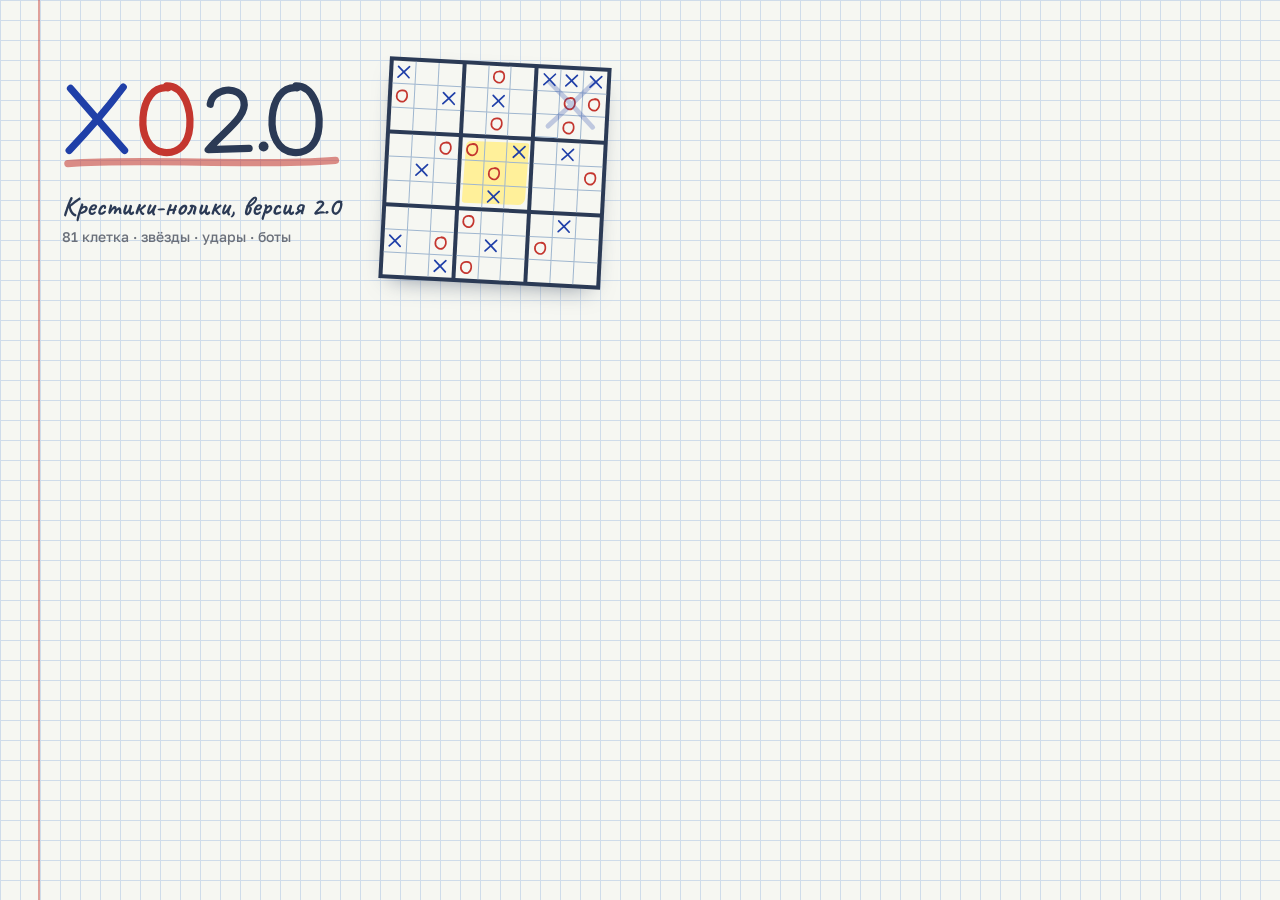
<file: src/tg/cover.html>
<!DOCTYPE html><html><head><meta charset="utf-8"><style>
@font-face { font-family: Caveat; font-weight: 700; src: url(caveat-latin-700-normal.woff2); unicode-range: U+0000-00FF; }
@font-face { font-family: Caveat; font-weight: 700; src: url(caveat-cyrillic-700-normal.woff2); unicode-range: U+0400-045F; }
@font-face { font-family: Golos; font-weight: 500; src: url(golos-text-latin-500-normal.woff2); unicode-range: U+0000-00FF; }
@font-face { font-family: Golos; font-weight: 500; src: url(golos-text-cyrillic-500-normal.woff2); unicode-range: U+0400-045F; }
html, body { margin: 0; }
body { width: 640px; height: 360px; overflow: hidden; background-color: #f6f7f2;
  background-image: linear-gradient(to right, transparent 38px, rgba(196,54,47,.45) 38px, rgba(196,54,47,.45) 40px, transparent 40px),
  linear-gradient(#cfdcea 1px, transparent 1px), linear-gradient(90deg, #cfdcea 1px, transparent 1px);
  background-size: 100% 100%, 20px 20px, 20px 20px; position: relative; font-family: Golos, sans-serif; }
.logo { position: absolute; left: 56px; top: 70px; width: 290px; }
.logo path { fill: none; stroke-width: 11; stroke-linecap: round; stroke-linejoin: round; }
.tag { position: absolute; left: 62px; top: 192px; white-space: nowrap; font: 700 27px/1.05 Caveat, cursive; color: #2b3a55; }
.tag small { display: block; margin-top: 8px; font: 500 14px/1.3 Golos, sans-serif; color: #6b707a; }
.board { position: absolute; right: 34px; top: 62px; width: 214px; height: 214px; transform: rotate(3deg); background: #2b3a55; padding: 4px; display: grid; grid-template-columns: repeat(3, 1fr); gap: 4px; box-shadow: 0 10px 24px -12px rgba(43,58,85,.6); }
.sub { background: #f6f7f2; position: relative; display: grid; grid-template-columns: repeat(3, 1fr); }
.sub.hl::before { content: ""; position: absolute; inset: 3px; background: #fff09a; border-radius: 5px 2px 7px 3px; transform: skew(-2deg) rotate(-.6deg); }
.c { position: relative; border-right: 1px solid #9fb6cf; border-bottom: 1px solid #9fb6cf; }
.c:nth-child(3n) { border-right: 0; } .c:nth-last-child(-n+3) { border-bottom: 0; }
.c svg { position: absolute; inset: 15%; width: 70%; height: 70%; overflow: visible; }
.x path { stroke: #1f3fa8; } .o path { stroke: #c4362f; } .c path { fill: none; stroke-width: 11; stroke-linecap: round; }
.big { position: absolute; inset: 6%; width: 88%; height: 88%; opacity: .25; overflow: visible; }
.big path { fill: none; stroke-width: 8; stroke-linecap: round; }
</style></head><body>
<svg class="logo" viewBox="0 0 440 150">
  <path stroke="#1f3fa8" d="M22 28 Q 60 72 104 122"/><path stroke="#1f3fa8" d="M102 26 Q 66 74 20 122"/>
  <path stroke="#c4362f" d="M168 24 C 196 24 205 62 203 86 C 201 112 186 127 164 125 C 141 123 130 99 132 72 C 134 45 147 25 170 27"/>
  <path stroke="#2b3a55" d="M234 52 C 237 27 279 22 285 47 C 291 71 254 93 231 121 L 293 119"/>
  <circle cx="315" cy="116" r="7.5" fill="#2b3a55"/>
  <path stroke="#2b3a55" d="M364 24 C 392 24 401 62 399 86 C 397 112 382 127 360 125 C 337 123 326 99 328 72 C 330 45 343 25 366 27"/>
  <path stroke="#c4362f" stroke-width="4" opacity=".55" d="M18 142 C 140 133 300 147 424 137"/>
</svg>
<div class="tag">Крестики-нолики, версия 2.0<small>81 клетка · звёзды · удары · боты</small></div>
<div class="board" id="b"></div>
<script>
const X = '<svg viewBox="0 0 100 100" class="x"><path d="M14 16 Q 50 50 86 86"/><path d="M86 14 Q 52 50 14 86"/></svg>';
const O = '<svg viewBox="0 0 100 100" class="o"><path d="M50 13 C 84 12 90 60 62 84 C 38 96 8 76 12 44 C 14 22 34 10 60 16"/></svg>';
const boards = [
  'X..O.X...', '.O..X..O.', 'XXX.OO.O.', '..O.X....', 'O.X.O..X.', '.X...O...', '...X.O..X', 'O...X.O..', '.X.O.....'];
let h = '';
boards.forEach((bd, i) => {
  h += `<div class="sub${i === 4 ? ' hl' : ''}">`;
  for (const ch of bd) h += `<div class="c">${ch === 'X' ? X : ch === 'O' ? O : ''}</div>`;
  if (i === 2) h += '<svg class="big x" viewBox="0 0 100 100"><path d="M12 14 Q 50 48 88 86"/><path d="M86 12 Q 52 50 14 88"/></svg>';
  h += '</div>';
});
document.getElementById('b').innerHTML = h;
</script></body></html>
</file>
